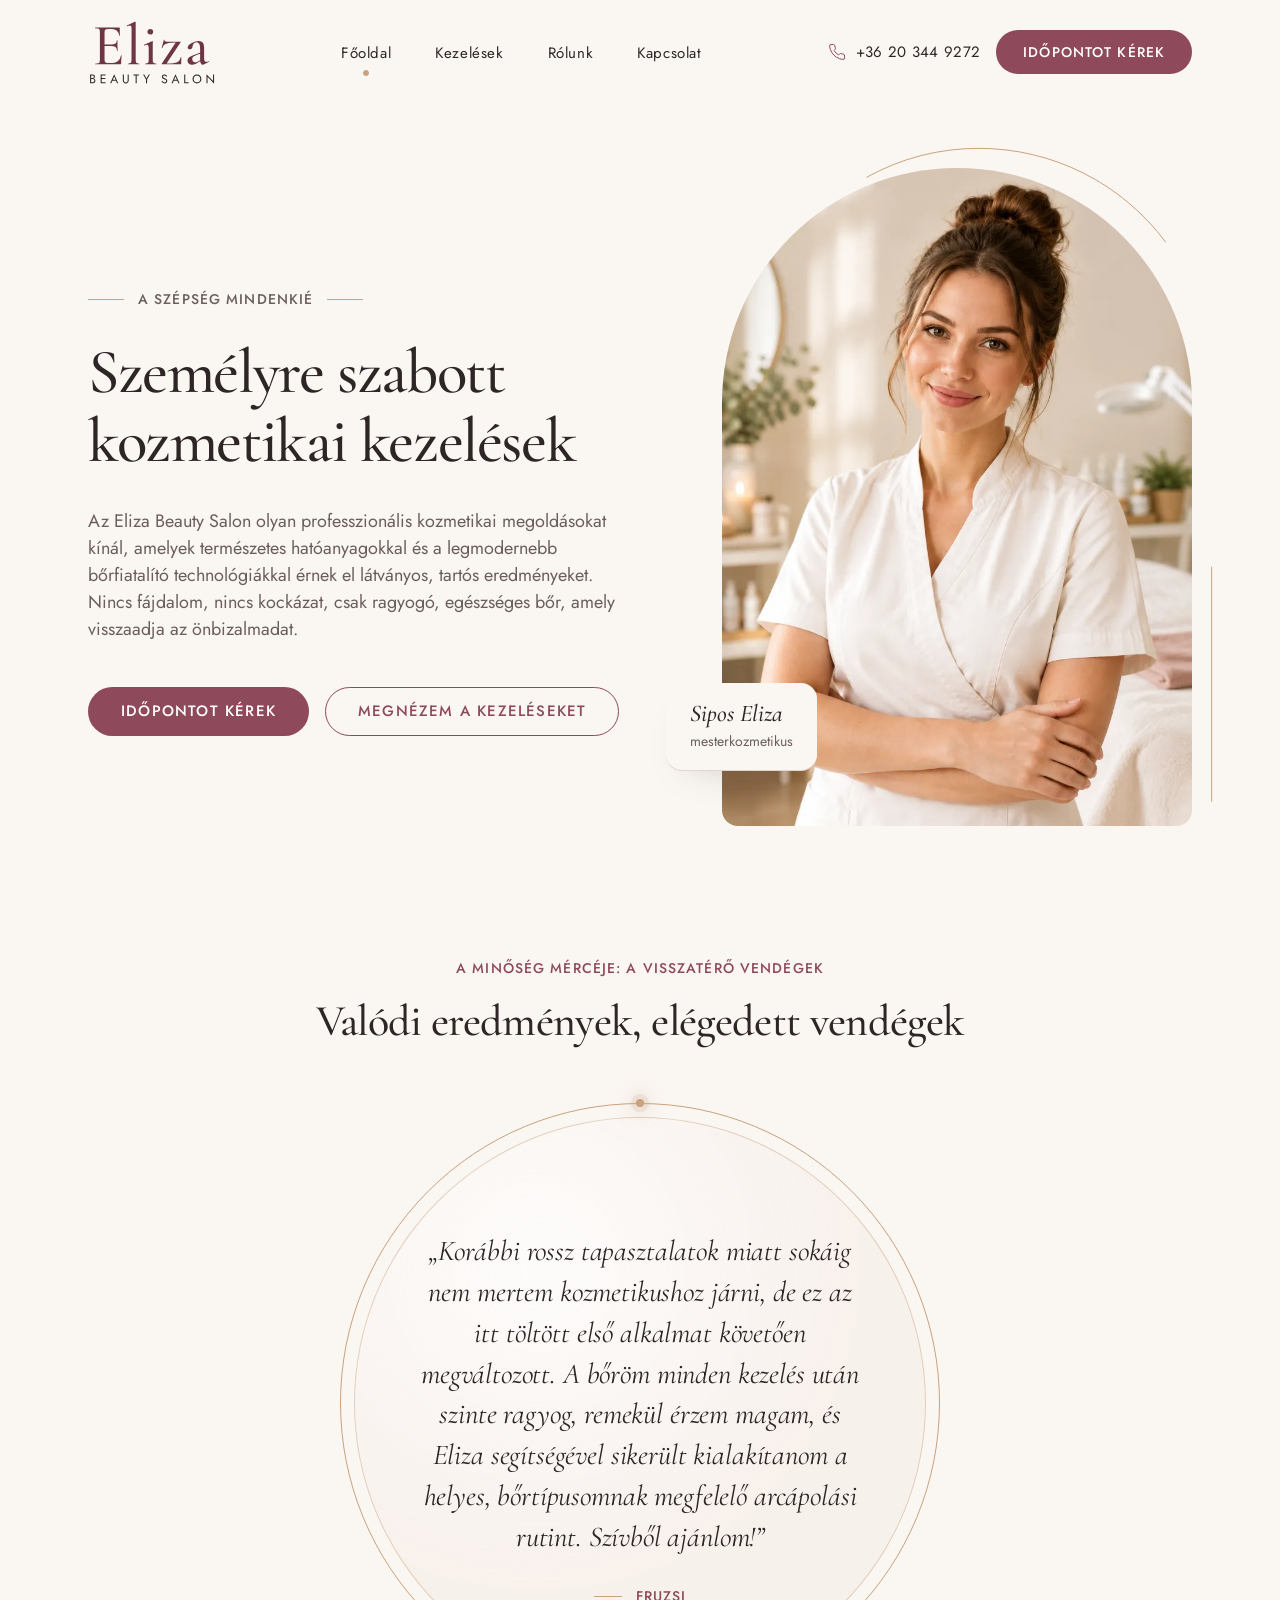
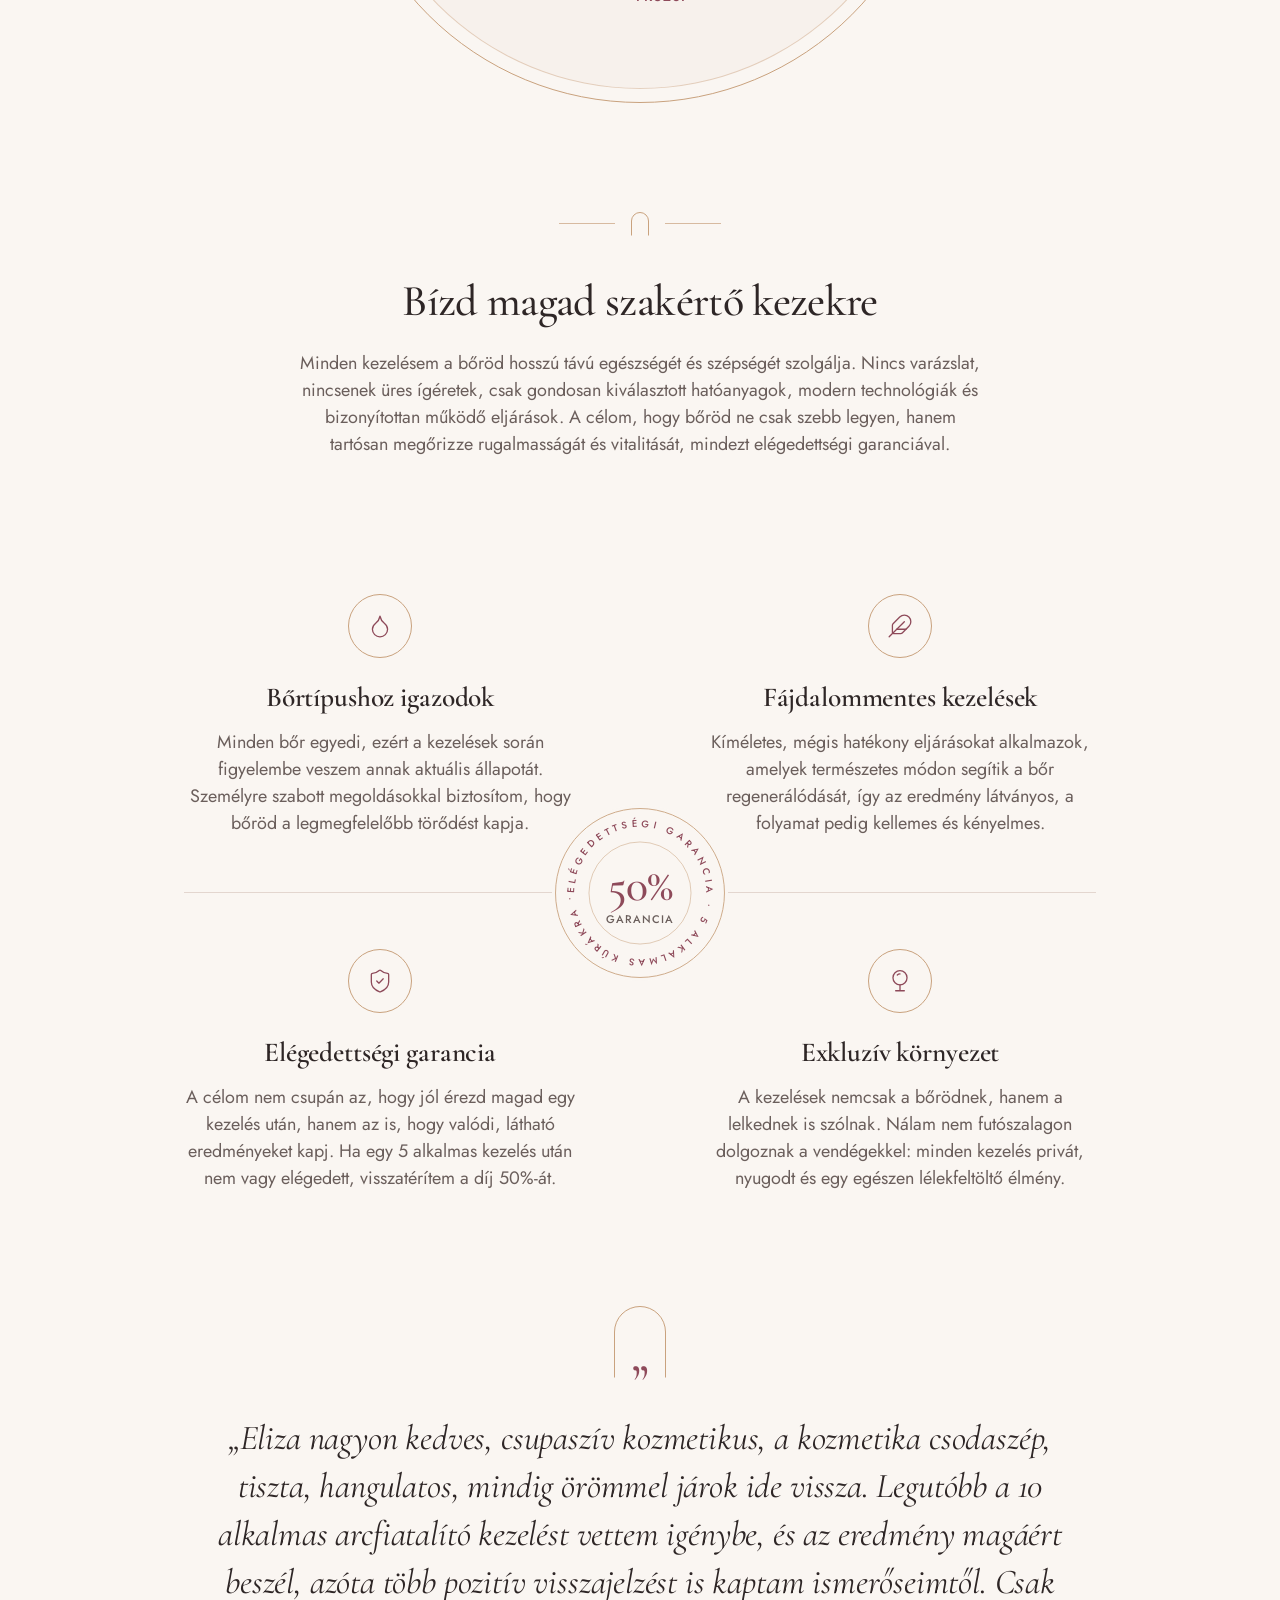
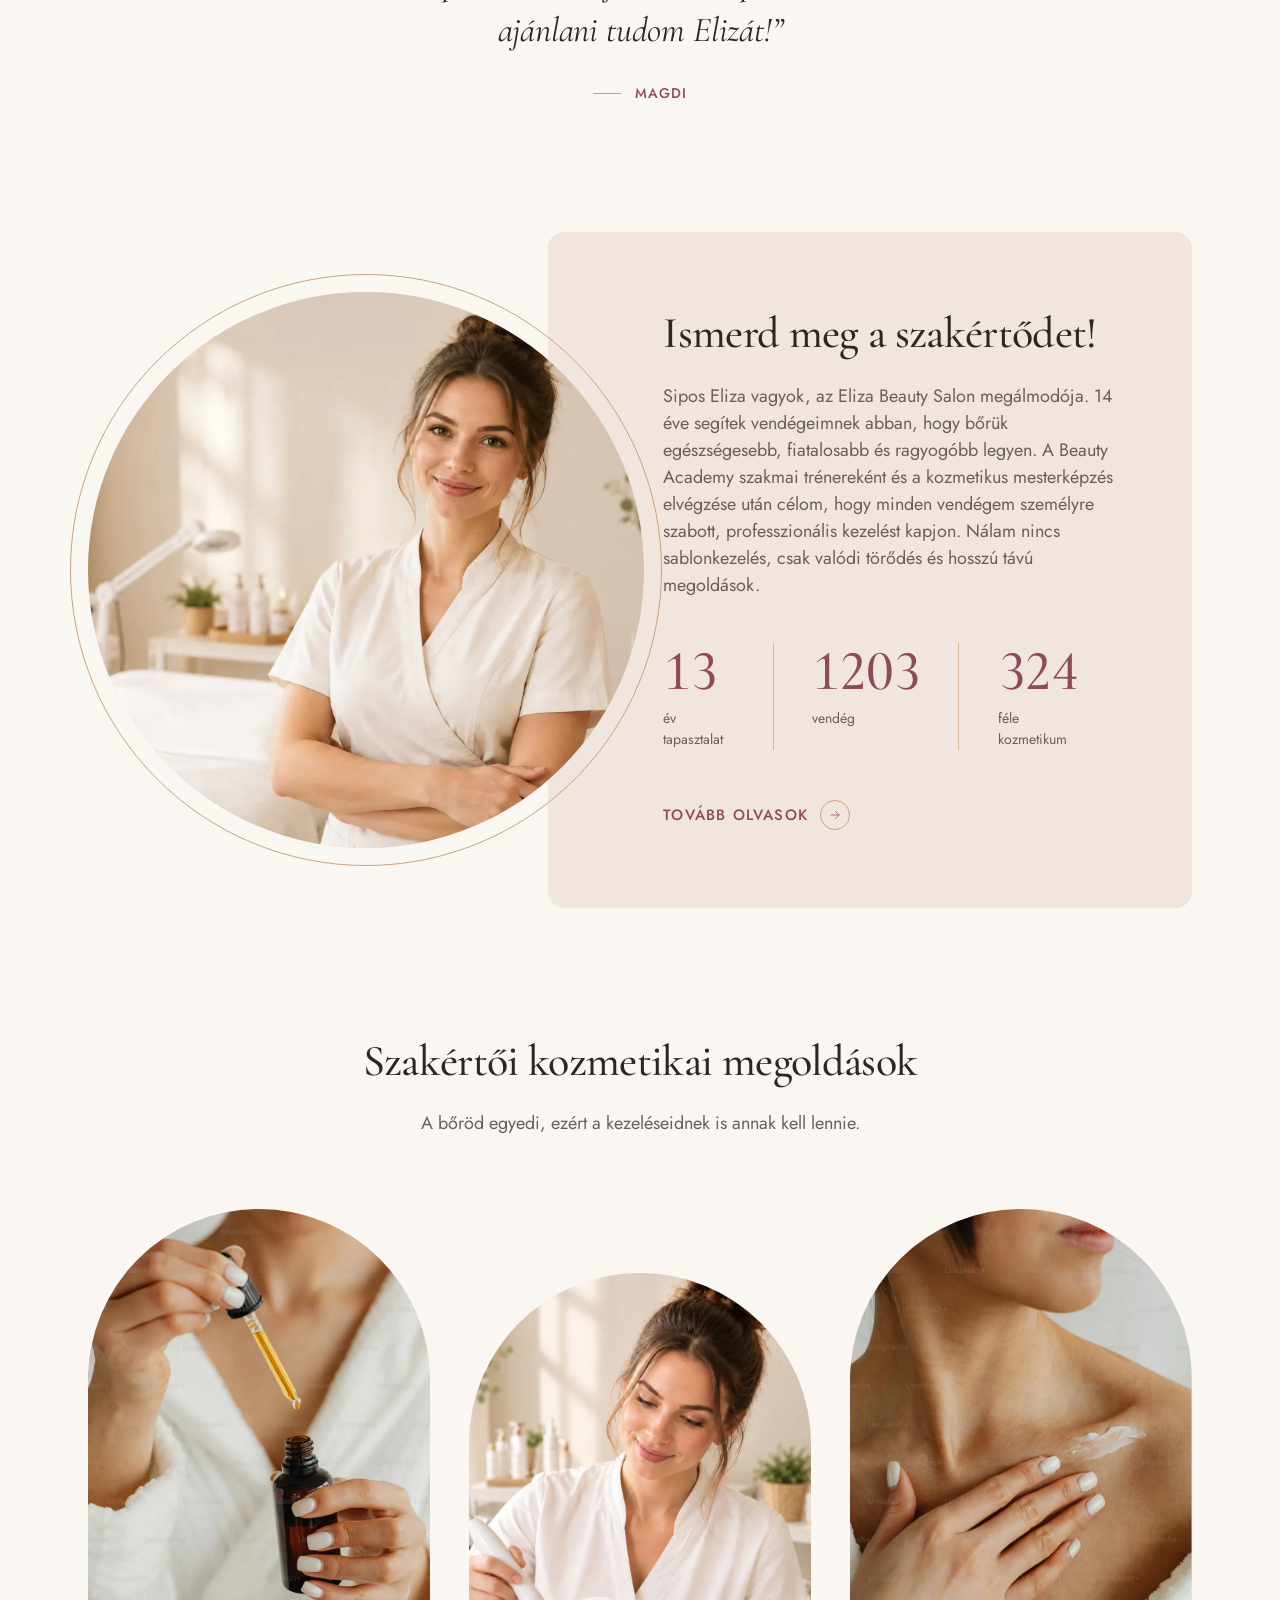
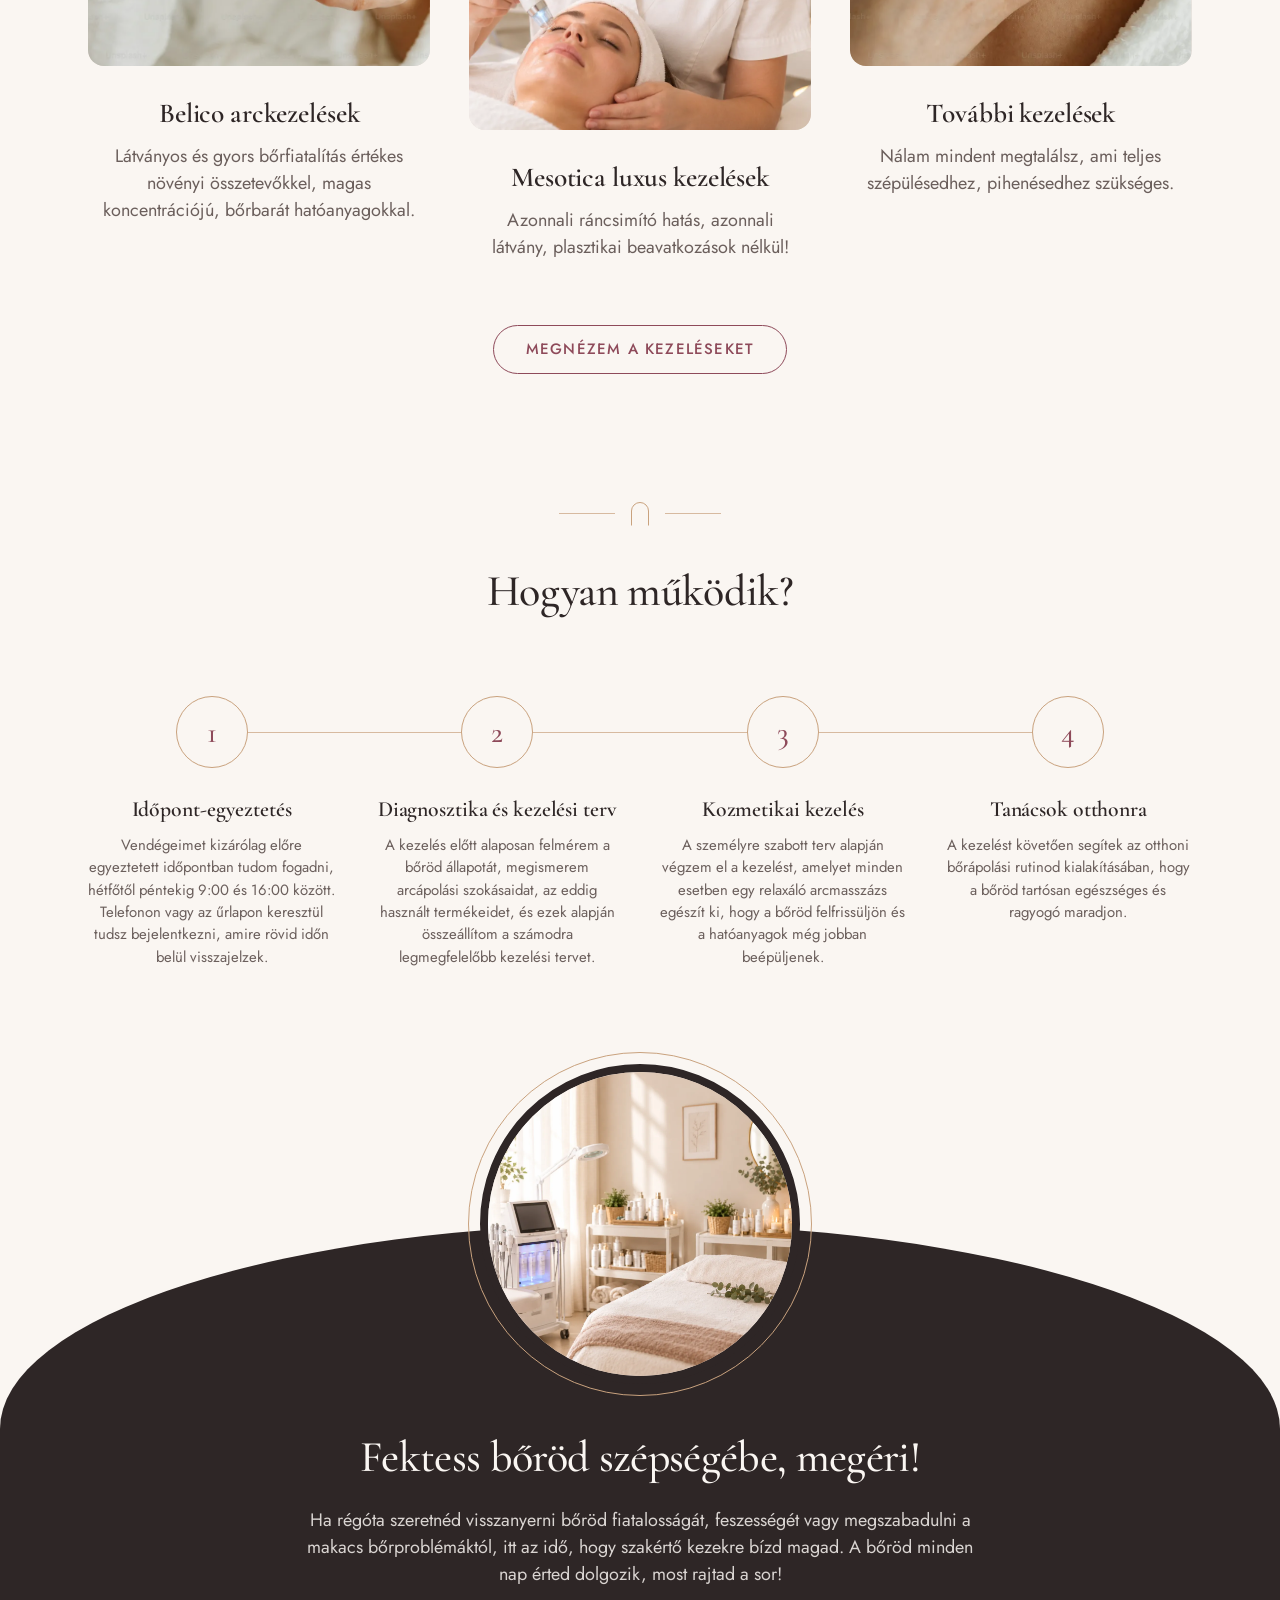
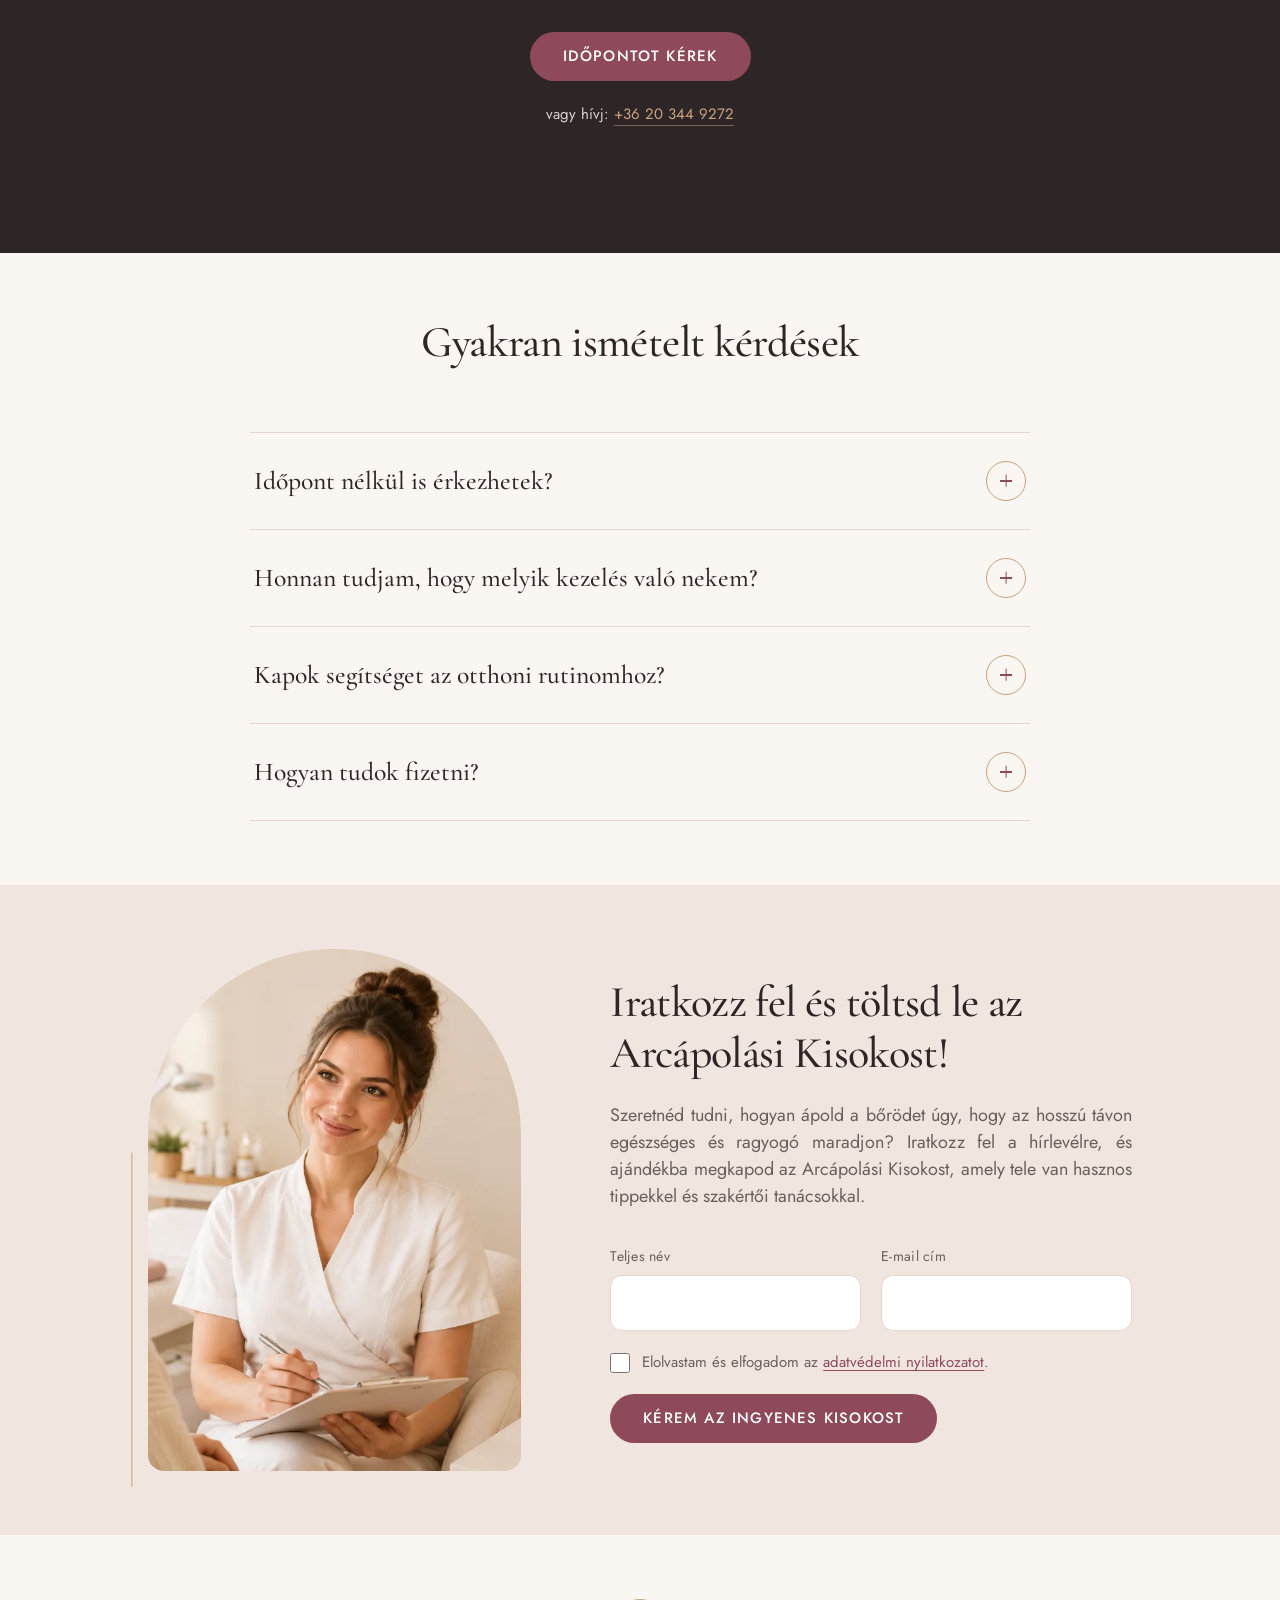
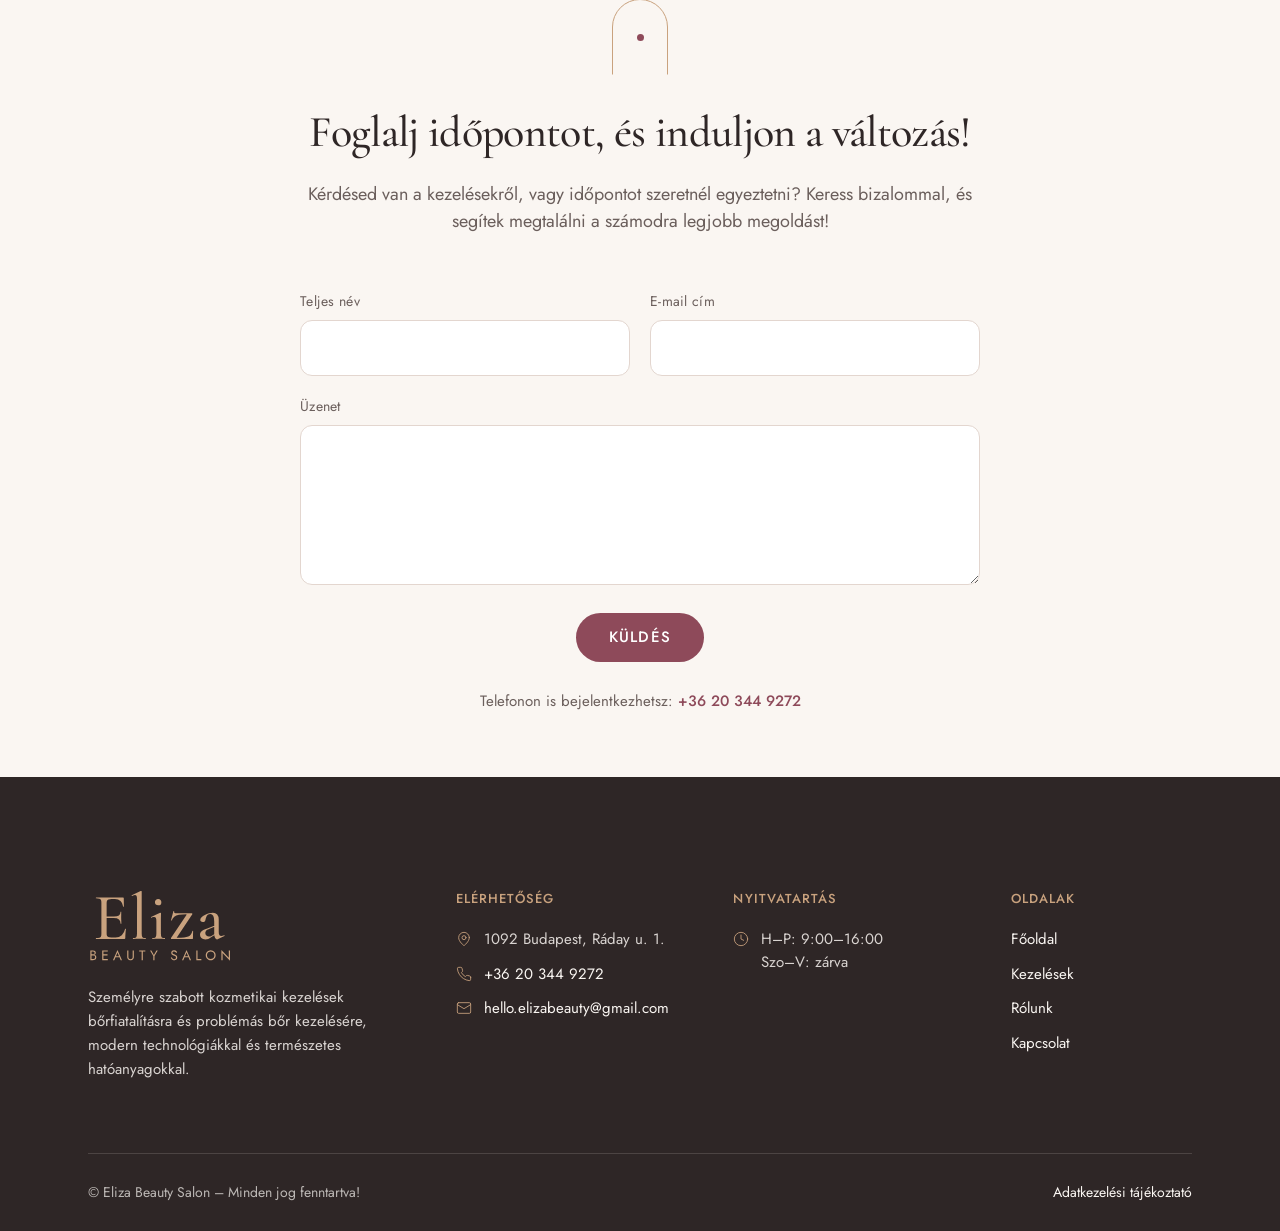
<file: public/index.html>
<!doctype html>
<html lang="hu">
<head>
  <meta charset="UTF-8">
  <meta name="viewport" content="width=device-width, initial-scale=1.0">
  <meta name="description" content="Arcfiatalító és anti-akné kezelések Sipos Eliza mesterkozmetikustól a budapesti Ráday utcában, elégedettségi garanciával. Kérj időpontot még ma!">
  <title>Eliza Beauty Salon – Kozmetikus a Ráday utcában, Budapest</title>
  <meta name="robots" content="index, follow">
  <link rel="canonical" href="https://elisabeauty.netlify.app/">
  <meta name="theme-color" content="#FAF6F2">
  <!-- Open Graph / közösségi megosztás -->
  <meta property="og:type" content="website">
  <meta property="og:site_name" content="Eliza Beauty Salon">
  <meta property="og:locale" content="hu_HU">
  <meta property="og:title" content="Eliza Beauty Salon – Kozmetikus a Ráday utcában, Budapest">
  <meta property="og:description" content="Arcfiatalító és anti-akné kezelések Sipos Eliza mesterkozmetikustól a budapesti Ráday utcában, elégedettségi garanciával. Kérj időpontot még ma!">
  <meta property="og:url" content="https://elisabeauty.netlify.app/">
  <meta property="og:image" content="https://elisabeauty.netlify.app/images/og-image.jpg">
  <meta property="og:image:width" content="1200">
  <meta property="og:image:height" content="630">
  <meta property="og:image:alt" content="Sipos Eliza mesterkozmetikus a napfényes kezelőszobában">
  <meta name="twitter:card" content="summary_large_image">
  <script type="application/ld+json">
  {
    "@context": "https://schema.org",
    "@type": "BeautySalon",
    "@id": "https://elisabeauty.netlify.app/#salon",
    "name": "Eliza Beauty Salon",
    "description": "Személyre szabott arcfiatalító és anti-akné kozmetikai kezelések Sipos Eliza mesterkozmetikustól Budapesten, a Ráday utcában.",
    "url": "https://elisabeauty.netlify.app/",
    "image": "https://elisabeauty.netlify.app/images/og-image.jpg",
    "logo": "https://elisabeauty.netlify.app/images/logo/logo-fejlec.svg",
    "telephone": "+36203449272",
    "email": "hello.elizabeauty@gmail.com",
    "priceRange": "59 000–99 000 Ft",
    "currenciesAccepted": "HUF",
    "paymentAccepted": "Készpénz, bankkártya",
    "address": {
      "@type": "PostalAddress",
      "streetAddress": "Ráday u. 1.",
      "addressLocality": "Budapest",
      "postalCode": "1092",
      "addressCountry": "HU"
    },
    "openingHoursSpecification": [
      {
        "@type": "OpeningHoursSpecification",
        "dayOfWeek": ["Monday", "Tuesday", "Wednesday", "Thursday", "Friday"],
        "opens": "09:00",
        "closes": "16:00"
      }
    ],
    "hasMap": "https://www.google.com/maps/search/?api=1&query=1092+Budapest%2C+R%C3%A1day+utca+1.",
    "areaServed": { "@type": "City", "name": "Budapest" },
    "foundingDate": "2011",
    "founder": { "@type": "Person", "name": "Sipos Eliza", "jobTitle": "Mesterkozmetikus" }
  }
  </script>
  <script type="application/ld+json">
  {
    "@context": "https://schema.org",
    "@type": "FAQPage",
    "mainEntity": [
      { "@type": "Question", "name": "Időpont nélkül is érkezhetek?", "acceptedAnswer": { "@type": "Answer", "text": "Nem, a kozmetikámban kizárólag időpontra fogadok vendégeket." } },
      { "@type": "Question", "name": "Honnan tudjam, hogy melyik kezelés való nekem?", "acceptedAnswer": { "@type": "Answer", "text": "Az első találkozás alkalmával a kezelés előtt diagnosztizálom a bőrödet, és felvázolom a kezelési tervet." } },
      { "@type": "Question", "name": "Kapok segítséget az otthoni rutinomhoz?", "acceptedAnswer": { "@type": "Answer", "text": "Igen, természetesen! Az első alkalmat követően elmondom, hogy mire figyelj a mindennapokban, milyen termékeket használj, hogy a bőröd a lehető legjobb törődést kapja." } },
      { "@type": "Question", "name": "Hogyan tudok fizetni?", "acceptedAnswer": { "@type": "Answer", "text": "Bankkártyával és készpénzzel is fizethetsz a szalonban." } }
    ]
  }
  </script>
  <link rel="icon" href="images/logo/favicon.svg" type="image/svg+xml">
  <link rel="preconnect" href="https://fonts.googleapis.com">
  <link rel="preconnect" href="https://fonts.gstatic.com" crossorigin>
  <link href="https://fonts.googleapis.com/css2?family=Cormorant+Garamond:ital,wght@0,400;0,500;0,600;1,400;1,500&family=Jost:wght@300;400;500&display=swap" rel="stylesheet">
  <link rel="stylesheet" href="css/site.css">
</head>
<body>
  <a class="skip" href="#tartalom">Ugrás a tartalomra</a>

  <!-- Közös ikon-definíció: boltív (tükör) körvonal -->
  <svg width="0" height="0" style="position:absolute" aria-hidden="true">
    <defs>
      <symbol id="i-phone" viewBox="0 0 24 24"><path fill="none" stroke="currentColor" stroke-width="1.3" stroke-linecap="round" stroke-linejoin="round" d="M22 16.92v3a2 2 0 0 1-2.18 2 19.79 19.79 0 0 1-8.63-3.07 19.5 19.5 0 0 1-6-6 19.79 19.79 0 0 1-3.07-8.67A2 2 0 0 1 4.11 2h3a2 2 0 0 1 2 1.72c.13.96.36 1.9.7 2.81a2 2 0 0 1-.45 2.11L8.09 9.91a16 16 0 0 0 6 6l1.27-1.27a2 2 0 0 1 2.11-.45c.91.34 1.85.57 2.81.7A2 2 0 0 1 22 16.92z"/></symbol>
      <symbol id="i-arrow" viewBox="0 0 24 24"><path fill="none" stroke="currentColor" stroke-width="1.3" stroke-linecap="round" stroke-linejoin="round" d="M5 12h14M13 6l6 6-6 6"/></symbol>
      <symbol id="i-pin" viewBox="0 0 24 24"><g fill="none" stroke="currentColor" stroke-width="1.3" stroke-linecap="round" stroke-linejoin="round"><path d="M20 10c0 6-8 12-8 12s-8-6-8-12a8 8 0 0 1 16 0z"/><circle cx="12" cy="10" r="3"/></g></symbol>
      <symbol id="i-mail" viewBox="0 0 24 24"><g fill="none" stroke="currentColor" stroke-width="1.3" stroke-linecap="round" stroke-linejoin="round"><rect x="2" y="4" width="20" height="16" rx="2"/><path d="m22 7-10 6L2 7"/></g></symbol>
      <symbol id="i-clock" viewBox="0 0 24 24"><g fill="none" stroke="currentColor" stroke-width="1.3" stroke-linecap="round" stroke-linejoin="round"><circle cx="12" cy="12" r="10"/><path d="M12 6v6l4 2"/></g></symbol>
      <symbol id="i-check" viewBox="0 0 24 24"><path fill="none" stroke="currentColor" stroke-width="1.3" stroke-linecap="round" stroke-linejoin="round" d="M20 6 9 17l-5-5"/></symbol>
    </defs>
  </svg>

  <!-- ============ FEJLÉC ============ -->
  <header class="site-header" id="fejlec">
    <div class="wrap hdr-inner">
      <a href="#top" class="logo" aria-label="Eliza Beauty Salon, főoldal">
        <img src="images/logo/logo-fejlec.svg" alt="Eliza Beauty Salon" width="128" height="64">
      </a>
      <nav class="hdr-nav" aria-label="Főmenü">
        <ul>
          <li><a href="#top" aria-current="page">Főoldal</a></li>
          <li><a href="kezelesek.html">Kezelések</a></li>
          <li><a href="rolunk.html">Rólunk</a></li>
          <li><a href="kapcsolat.html">Kapcsolat</a></li>
        </ul>
      </nav>
      <div class="hdr-actions">
        <a class="hdr-phone-full" href="tel:+36203449272"><svg width="18" height="18" aria-hidden="true"><use href="#i-phone"/></svg>+36&nbsp;20&nbsp;344&nbsp;9272</a>
        <a class="circle-btn hdr-phone-icon" href="tel:+36203449272" aria-label="Hívás: +36 20 344 9272"><svg width="18" height="18" aria-hidden="true"><use href="#i-phone"/></svg></a>
        <a class="btn btn-primary hdr-cta" href="#idopont">Időpontot kérek</a>
        <button class="circle-btn menu-toggle" type="button" aria-expanded="false" aria-controls="mobilmenu" aria-label="Menü megnyitása"><span class="bars" aria-hidden="true"><i></i><i></i></span></button>
      </div>
    </div>
  </header>

  <div class="mobile-menu" id="mobilmenu" aria-hidden="true">
    <div class="mm-arch" aria-hidden="true"></div>
    <nav aria-label="Mobil menü">
      <ul>
        <li><a href="#top" aria-current="page">Főoldal</a></li>
        <li><a href="kezelesek.html">Kezelések</a></li>
        <li><a href="rolunk.html">Rólunk</a></li>
        <li><a href="kapcsolat.html">Kapcsolat</a></li>
      </ul>
    </nav>
    <div class="mm-foot">
      <a class="btn btn-primary" href="#idopont">Időpontot kérek</a>
      <a class="tel" href="tel:+36203449272">+36&nbsp;20&nbsp;344&nbsp;9272</a>
    </div>
  </div>

  <main id="tartalom">
    <!-- ============ HERO ============ -->
    <section class="hero" id="top" aria-labelledby="hero-cim">
      <div class="wrap hero-grid">
        <div class="hero-copy">
          <p class="kicker" data-in style="--d:.1s">A szépség mindenkié</p>
          <h1 class="h1" id="hero-cim">
            <span class="line"><span style="--d:.25s">Személyre szabott</span></span>
            <span class="line"><span style="--d:.4s">kozmetikai kezelések</span></span>
          </h1>
          <p data-in style="--d:.75s">Az Eliza Beauty Salon olyan professzionális kozmetikai megoldásokat kínál, amelyek természetes hatóanyagokkal és a legmodernebb bőrfiatalító technológiákkal érnek el látványos, tartós eredményeket. Nincs fájdalom, nincs kockázat, csak ragyogó, egészséges bőr, amely visszaadja az önbizalmadat.</p>
          <div class="hero-ctas" data-in style="--d:.95s">
            <a class="btn btn-primary" href="#idopont">Időpontot kérek</a>
            <a class="btn btn-secondary" href="kezelesek.html">Megnézem a kezeléseket</a>
          </div>
        </div>

        <figure class="hero-figure">
          <div class="drift" aria-hidden="true">
            <svg class="arch-outline" viewBox="0 0 100 140" preserveAspectRatio="none"><path pathLength="1" d="M.5 139.5V50A49.5 49.5 0 0 1 99.5 50v89.5"/></svg>
          </div>
          <div class="arch">
            <img src="images/eliza-portre.webp" alt="Sipos Eliza mesterkozmetikus fehér köpenyben a szalonjában" width="1024" height="1536" fetchpriority="high">
          </div>
          <figcaption class="sig" data-in style="--d:1.4s">
            <strong>Sipos Eliza</strong>
            <span>mesterkozmetikus</span>
          </figcaption>
        </figure>
      </div>
    </section>

    <!-- ============ VÉLEMÉNY 1: A TÜKÖR ============ -->
    <section class="section mirror-sec" aria-labelledby="velemeny-cim">
      <div class="wrap">
        <div class="sec-head center" data-reveal="rise">
          <p class="kicker">A minőség mércéje: a visszatérő vendégek</p>
          <h2 class="h2" id="velemeny-cim">Valódi eredmények, elégedett vendégek</h2>
        </div>

        <figure class="mirror" data-reveal="frame">
          <span class="orbit" aria-hidden="true"></span>
          <div data-reveal="mist" style="--d:.5s">
            <blockquote class="quote">
              <p>„Korábbi rossz tapasztalatok miatt sokáig nem mertem kozmetikushoz járni, de ez az itt töltött első alkalmat követően megváltozott. A bőröm minden kezelés után szinte ragyog, remekül érzem magam, és Eliza segítségével sikerült kialakítanom a helyes, bőrtípusomnak megfelelő arcápolási rutint. Szívből ajánlom!”</p>
            </blockquote>
            <figcaption class="cite">Fruzsi</figcaption>
          </div>
        </figure>
      </div>
    </section>

    <!-- ============ ELŐNYÖK ============ -->
    <section class="section" aria-labelledby="elonyok-cim" style="padding-top:calc(var(--sec-y) * .35); padding-bottom:calc(var(--sec-y) * .2)">
      <div class="wrap">
        <div class="ornament" data-reveal="draw" aria-hidden="true">
          <svg viewBox="0 0 18 24"><path pathLength="1" fill="none" stroke="currentColor" d="M.5 23.5V9A8.5 8.5 0 0 1 17.5 9v14.5"/></svg>
        </div>
        <div class="sec-head center measure" style="margin-top:40px" data-reveal="rise">
          <h2 class="h2" id="elonyok-cim">Bízd magad szakértő kezekre</h2>
          <p class="lede">Minden kezelésem a bőröd hosszú távú egészségét és szépségét szolgálja. Nincs varázslat, nincsenek üres ígéretek, csak gondosan kiválasztott hatóanyagok, modern technológiák és bizonyítottan működő eljárások. A célom, hogy bőröd ne csak szebb legyen, hanem tartósan megőrizze rugalmasságát és vitalitását, mindezt elégedettségi garanciával.</p>
        </div>

        <div class="benefits">
          <!-- Bizalmi pecsét a rács metszéspontjában -->
          <div class="seal" data-reveal="iris" style="--d:.3s" role="img" aria-label="Elégedettségi garancia: 5 alkalmas kúra után, ha nem vagy elégedett, a díj 50%-át visszatérítem">
            <svg viewBox="0 0 200 200" aria-hidden="true">
              <circle cx="100" cy="100" r="96" fill="none" stroke="#C9A27E" stroke-width="1"/>
              <circle cx="100" cy="100" r="58" fill="none" stroke="#C9A27E" stroke-width="1" opacity=".6"/>
              <defs><path id="seal-path" d="M100 100m-75 0a75 75 0 1 1 150 0a75 75 0 1 1 -150 0"/></defs>
              <g class="seal-text">
                <text font-family="Jost, sans-serif" font-size="11" font-weight="500" letter-spacing="2" fill="#8E4A5A">
                  <textPath href="#seal-path" textLength="468" lengthAdjust="spacing">ELÉGEDETTSÉGI GARANCIA • 5 ALKALMAS KÚRÁKRA • </textPath>
                </text>
              </g>
            </svg>
            <div class="seal-center" aria-hidden="true"><b>50%</b><small>garancia</small></div>
          </div>

          <article class="benefit" data-reveal="rise">
            <div class="ico" aria-hidden="true"><svg width="26" height="26" viewBox="0 0 24 24" fill="none" stroke="currentColor" stroke-width="1.2" stroke-linecap="round" stroke-linejoin="round"><path d="M12 22a7 7 0 0 0 7-7c0-2-1-3.9-3-5.5s-3.5-4-4-6.5c-.5 2.5-2 4.9-4 6.5C6 11.1 5 13 5 15a7 7 0 0 0 7 7z"/></svg></div>
            <h3 class="h3">Bőrtípushoz igazodok</h3>
            <p>Minden bőr egyedi, ezért a kezelések során figyelembe veszem annak aktuális állapotát. Személyre szabott megoldásokkal biztosítom, hogy bőröd a legmegfelelőbb törődést kapja.</p>
          </article>
          <article class="benefit" data-reveal="rise" style="--d:.15s">
            <div class="ico" aria-hidden="true"><svg width="26" height="26" viewBox="0 0 24 24" fill="none" stroke="currentColor" stroke-width="1.2" stroke-linecap="round" stroke-linejoin="round"><path d="M12.67 19a2 2 0 0 0 1.42-.59l6.15-6.17a6 6 0 0 0-8.49-8.49L5.59 9.91A2 2 0 0 0 5 11.33V18a1 1 0 0 0 1 1z"/><path d="M16 8 2 22"/><path d="M17.5 15H9"/></svg></div>
            <h3 class="h3">Fájdalommentes kezelések</h3>
            <p>Kíméletes, mégis hatékony eljárásokat alkalmazok, amelyek természetes módon segítik a bőr regenerálódását, így az eredmény látványos, a folyamat pedig kellemes és kényelmes.</p>
          </article>
          <article class="benefit" data-reveal="rise">
            <div class="ico" aria-hidden="true"><svg width="26" height="26" viewBox="0 0 24 24" fill="none" stroke="currentColor" stroke-width="1.2" stroke-linecap="round" stroke-linejoin="round"><path d="M20 13c0 5-3.5 7.5-7.66 8.95a1 1 0 0 1-.67-.01C7.5 20.5 4 18 4 13V6a1 1 0 0 1 1-1c2 0 4.5-1.2 6.24-2.72a1.17 1.17 0 0 1 1.52 0C14.51 3.81 17 5 19 5a1 1 0 0 1 1 1z"/><path d="m9 12 2 2 4-4"/></svg></div>
            <h3 class="h3">Elégedettségi garancia</h3>
            <p>A célom nem csupán az, hogy jól érezd magad egy kezelés után, hanem az is, hogy valódi, látható eredményeket kapj. Ha egy 5 alkalmas kezelés után nem vagy elégedett, visszatérítem a díj 50%-át.</p>
          </article>
          <article class="benefit" data-reveal="rise" style="--d:.15s">
            <div class="ico" aria-hidden="true"><svg width="26" height="26" viewBox="0 0 24 24" fill="none" stroke="currentColor" stroke-width="1.2" stroke-linecap="round" stroke-linejoin="round"><circle cx="12" cy="9" r="6.5"/><path d="M9.5 6.5a3.5 3.5 0 0 1 2.5-1"/><path d="M12 15.5V21M8 21h8"/></svg></div>
            <h3 class="h3">Exkluzív környezet</h3>
            <p>A kezelések nemcsak a bőrödnek, hanem a lelkednek is szólnak. Nálam nem futószalagon dolgoznak a vendégekkel: minden kezelés privát, nyugodt és egy egészen lélekfeltöltő élmény.</p>
          </article>
        </div>
      </div>
    </section>

    <!-- ============ VÉLEMÉNY 2: MAGDI, SZINTE EGYEDÜL ============ -->
    <section class="solo center" aria-label="Magdi véleménye">
      <div class="wrap">
        <div class="solo-arch" data-reveal="draw" aria-hidden="true">
          <svg viewBox="0 0 52 72"><path pathLength="1" fill="none" stroke="#C9A27E" d="M.5 71.5V26A25.5 25.5 0 0 1 51.5 26v45.5"/></svg>
          <span>„</span>
        </div>
        <figure data-reveal="mist">
          <blockquote class="quote">
            <p>„Eliza nagyon kedves, csupaszív kozmetikus, a kozmetika csodaszép, tiszta, hangulatos, mindig örömmel járok ide vissza. Legutóbb a 10 alkalmas arcfiatalító kezelést vettem igénybe, és az eredmény magáért beszél, azóta több pozitív visszajelzést is kaptam ismerőseimtől. Csak ajánlani tudom Elizát!”</p>
          </blockquote>
          <figcaption class="cite">Magdi</figcaption>
        </figure>
      </div>
    </section>

    <!-- ============ BEMUTATKOZÁS ============ -->
    <section class="intro-sec" aria-labelledby="bemutatkozas-cim">
      <div class="wrap intro-grid">
        <div class="intro-photo">
          <span class="halo" aria-hidden="true"></span>
          <div class="circle" data-reveal="iris">
            <img src="images/eliza-szalonban.webp" alt="Eliza mosolyogva áll a napfényes kezelőszobában" width="1536" height="1024" loading="lazy">
          </div>
        </div>
        <div class="intro-panel" data-reveal="rise">
          <h2 class="h2" id="bemutatkozas-cim">Ismerd meg a szakértődet!</h2>
          <p>Sipos Eliza vagyok, az Eliza Beauty Salon megálmodója. 14 éve segítek vendégeimnek abban, hogy bőrük egészségesebb, fiatalosabb és ragyogóbb legyen. A Beauty Academy szakmai trénereként és a kozmetikus mesterképzés elvégzése után célom, hogy minden vendégem személyre szabott, professzionális kezelést kapjon. Nálam nincs sablonkezelés, csak valódi törődés és hosszú távú megoldások.</p>
          <dl class="stats">
            <div class="stat"><dt class="sr-only">Tapasztalat</dt><dd><b data-count="14" data-suffix="+">14+</b><span>év tapasztalat</span></dd></div>
            <div class="stat"><dt class="sr-only">Vendégek</dt><dd><b data-count="1300" data-suffix="+">1300+</b><span>vendég</span></dd></div>
            <div class="stat"><dt class="sr-only">Kozmetikumok</dt><dd><b data-count="350" data-suffix="+">350+</b><span>féle kozmetikum</span></dd></div>
          </dl>
          <a class="textlink" href="rolunk.html">Tovább olvasok <span class="halo" aria-hidden="true"><svg width="14" height="14"><use href="#i-arrow"/></svg></span></a>
        </div>
      </div>
    </section>

    <!-- ============ KEZELÉSEK ÍZELÍTŐ ============ -->
    <section class="section" aria-labelledby="kezelesek-cim">
      <div class="wrap">
        <div class="sec-head center measure" data-reveal="rise">
          <h2 class="h2" id="kezelesek-cim">Szakértői kozmetikai megoldások</h2>
          <p class="lede">A bőröd egyedi, ezért a kezeléseidnek is annak kell lennie.</p>
        </div>
        <div class="treat-grid">
          <a class="treat" href="kezelesek.html">
            <div class="arch-wrap">
              <svg class="arch-outline" viewBox="0 0 100 133.33" preserveAspectRatio="none" aria-hidden="true"><path d="M.5 132.8V50A49.5 49.5 0 0 1 99.5 50v82.8"/></svg>
              <div class="arch" data-reveal="unveil"><img src="images/szerum-cseppentve.webp" alt="Arcszérum cseppentése pipettából" loading="lazy" style="object-position:50% 50%"></div>
            </div>
            <h3 class="h3">Belico arckezelések</h3>
            <p>Látványos és gyors bőrfiatalítás értékes növényi összetevőkkel, magas koncentrációjú, bőrbarát hatóanyagokkal.</p>
          </a>
          <a class="treat" href="kezelesek.html">
            <div class="arch-wrap">
              <svg class="arch-outline" viewBox="0 0 100 133.33" preserveAspectRatio="none" aria-hidden="true"><path d="M.5 132.8V50A49.5 49.5 0 0 1 99.5 50v82.8"/></svg>
              <div class="arch" data-reveal="unveil" style="--d:.15s"><img src="images/kezeles-eszkozzel.webp" alt="Eliza bőrfiatalító készülékkel kezel egy vendéget" width="1254" height="1254" loading="lazy" style="object-position:60% 40%"></div>
            </div>
            <h3 class="h3">Mesotica luxus kezelések</h3>
            <p>Azonnali ráncsimító hatás, azonnali látvány, plasztikai beavatkozások nélkül!</p>
          </a>
          <a class="treat" href="kezelesek.html">
            <div class="arch-wrap">
              <svg class="arch-outline" viewBox="0 0 100 133.33" preserveAspectRatio="none" aria-hidden="true"><path d="M.5 132.8V50A49.5 49.5 0 0 1 99.5 50v82.8"/></svg>
              <div class="arch" data-reveal="unveil" style="--d:.3s"><img src="images/nyak-krem.webp" alt="Ápoló krém felvitele a nyak és a dekoltázs bőrére" loading="lazy" style="object-position:50% 50%"></div>
            </div>
            <h3 class="h3">További kezelések</h3>
            <p>Nálam mindent megtalálsz, ami teljes szépülésedhez, pihenésedhez szükséges.</p>
          </a>
        </div>
        <div class="center" style="margin-top:64px" data-reveal="rise">
          <a class="btn btn-secondary" href="kezelesek.html">Megnézem a kezeléseket</a>
        </div>
      </div>
    </section>

    <!-- ============ FOLYAMAT ============ -->
    <section class="section" aria-labelledby="folyamat-cim" style="padding-top:calc(var(--sec-y) * .5)">
      <div class="wrap">
        <div class="ornament" data-reveal="draw" aria-hidden="true">
          <svg viewBox="0 0 18 24"><path pathLength="1" fill="none" stroke="currentColor" d="M.5 23.5V9A8.5 8.5 0 0 1 17.5 9v14.5"/></svg>
        </div>
        <h2 class="h2 center" id="folyamat-cim" style="margin-top:40px" data-reveal="rise">Hogyan működik?</h2>
        <ol class="steps" data-reveal="steps">
          <li class="step" data-reveal="rise" style="--d:.1s">
            <span class="num" aria-hidden="true">1</span>
            <div><h3 class="h3">Időpont-egyeztetés</h3>
            <p class="small">Vendégeimet kizárólag előre egyeztetett időpontban tudom fogadni, hétfőtől péntekig 9:00 és 16:00 között. Telefonon vagy az űrlapon keresztül tudsz bejelentkezni, amire rövid időn belül visszajelzek.</p></div>
          </li>
          <li class="step" data-reveal="rise" style="--d:.35s">
            <span class="num" aria-hidden="true">2</span>
            <div><h3 class="h3">Diagnosztika és kezelési terv</h3>
            <p class="small">A kezelés előtt alaposan felmérem a bőröd állapotát, megismerem arcápolási szokásaidat, az eddig használt termékeidet, és ezek alapján összeállítom a számodra legmegfelelőbb kezelési tervet.</p></div>
          </li>
          <li class="step" data-reveal="rise" style="--d:.6s">
            <span class="num" aria-hidden="true">3</span>
            <div><h3 class="h3">Kozmetikai kezelés</h3>
            <p class="small">A személyre szabott terv alapján végzem el a kezelést, amelyet minden esetben egy relaxáló arcmasszázs egészít ki, hogy a bőröd felfrissüljön és a hatóanyagok még jobban beépüljenek.</p></div>
          </li>
          <li class="step" data-reveal="rise" style="--d:.85s">
            <span class="num" aria-hidden="true">4</span>
            <div><h3 class="h3">Tanácsok otthonra</h3>
            <p class="small">A kezelést követően segítek az otthoni bőrápolási rutinod kialakításában, hogy a bőröd tartósan egészséges és ragyogó maradjon.</p></div>
          </li>
        </ol>
      </div>
    </section>

    <!-- ============ FELHÍVÁS: kakaó boltív ============ -->
    <section class="cta-sec on-dark" aria-labelledby="felhivas-cim">
      <div class="cta-arch">
        <div class="cta-photo">
          <span class="halo" aria-hidden="true"></span>
          <div class="circle" data-reveal="iris">
            <img src="images/szalon.webp" alt="A napfényes kezelőszoba kerek, aranykeretes tükörrel" width="1254" height="1254" loading="lazy">
          </div>
        </div>
        <div class="measure" data-reveal="rise">
          <h2 class="h2" id="felhivas-cim">Fektess bőröd szépségébe, megéri!</h2>
          <p>Ha régóta szeretnéd visszanyerni bőröd fiatalosságát, feszességét vagy megszabadulni a makacs bőrproblémáktól, itt az idő, hogy szakértő kezekre bízd magad. A bőröd minden nap érted dolgozik, most rajtad a sor!</p>
          <a class="btn btn-primary" href="#idopont">Időpontot kérek</a>
          <span class="tel-line">vagy hívj: <a href="tel:+36203449272">+36&nbsp;20&nbsp;344&nbsp;9272</a></span>
        </div>
      </div>
    </section>

    <!-- ============ GYIK ============ -->
    <section class="section" aria-labelledby="gyik-cim">
      <div class="wrap">
        <h2 class="h2 center" id="gyik-cim" data-reveal="rise">Gyakran ismételt kérdések</h2>
        <div class="faq" data-reveal="rise" style="--d:.15s">
          <div class="faq-item">
            <h3><button class="faq-q" type="button" aria-expanded="false" aria-controls="gy1" id="gy1-q">Időpont nélkül is érkezhetek?<span class="tog" aria-hidden="true"></span></button></h3>
            <div class="faq-a" id="gy1" role="region" aria-labelledby="gy1-q"><div><p>Nem, a kozmetikámban kizárólag időpontra fogadok vendégeket.</p></div></div>
          </div>
          <div class="faq-item">
            <h3><button class="faq-q" type="button" aria-expanded="false" aria-controls="gy2" id="gy2-q">Honnan tudjam, hogy melyik kezelés való nekem?<span class="tog" aria-hidden="true"></span></button></h3>
            <div class="faq-a" id="gy2" role="region" aria-labelledby="gy2-q"><div><p>Az első találkozás alkalmával a kezelés előtt diagnosztizálom a bőrödet, és felvázolom a kezelési tervet.</p></div></div>
          </div>
          <div class="faq-item">
            <h3><button class="faq-q" type="button" aria-expanded="false" aria-controls="gy3" id="gy3-q">Kapok segítséget az otthoni rutinomhoz?<span class="tog" aria-hidden="true"></span></button></h3>
            <div class="faq-a" id="gy3" role="region" aria-labelledby="gy3-q"><div><p>Igen, természetesen! Az első alkalmat követően elmondom, hogy mire figyelj a mindennapokban, milyen termékeket használj, hogy a bőröd a lehető legjobb törődést kapja.</p></div></div>
          </div>
          <div class="faq-item">
            <h3><button class="faq-q" type="button" aria-expanded="false" aria-controls="gy4" id="gy4-q">Hogyan tudok fizetni?<span class="tog" aria-hidden="true"></span></button></h3>
            <div class="faq-a" id="gy4" role="region" aria-labelledby="gy4-q"><div><p>Bankkártyával és készpénzzel is fizethetsz a szalonban.</p></div></div>
          </div>
        </div>
      </div>
    </section>

    <!-- ============ HÍRLEVÉL ============ -->
    <section class="section news-sec" aria-labelledby="hirlevel-cim">
      <div class="wrap news-grid">
        <div class="news-photo">
          <svg class="arch-outline" viewBox="0 0 100 140" preserveAspectRatio="none" aria-hidden="true" data-reveal="draw" style="--d:.6s"><path pathLength="1" d="M.5 139.5V50A49.5 49.5 0 0 1 99.5 50v89.5"/></svg>
          <div class="arch" data-reveal="unveil"><img src="images/eliza-konzultacio.webp" alt="Eliza jegyzetel, miközben egy vendéggel beszélget a bőrápolásáról" width="1536" height="1024" loading="lazy"></div>
        </div>
        <div class="news-copy" data-reveal="rise" data-form-wrap>
          <h2 class="h2" id="hirlevel-cim">Iratkozz fel és töltsd le az Arcápolási Kisokost!</h2>
          <p class="lede">Szeretnéd tudni, hogyan ápold a bőrödet úgy, hogy az hosszú távon egészséges és ragyogó maradjon? Iratkozz fel a hírlevélre, és ajándékba megkapod az Arcápolási Kisokost, amely tele van hasznos tippekkel és szakértői tanácsokkal.</p>
          <!-- A hírlevél-feliratkozás később készül el (hírlevélküldő szolgáltatóval); addig ez az űrlap nem küld adatot. -->
          <form class="form" action="#" method="post" novalidate data-msg="Köszönöm a feliratkozást, hamarosan jelentkezem!">
            <div class="form-row">
              <div class="field"><label for="hl-nev">Teljes név</label><input id="hl-nev" name="nev" type="text" autocomplete="name" required></div>
              <div class="field"><label for="hl-email">E-mail cím</label><input id="hl-email" name="email" type="email" autocomplete="email" required></div>
            </div>
            <label class="check"><input type="checkbox" name="adatkezeles" required><span>Elolvastam és elfogadom az <a href="adatkezeles.html">adatvédelmi nyilatkozatot</a>.</span></label>
            <button class="btn btn-primary" type="submit">Kérem az ingyenes kisokost</button>
          </form>
          <div class="form-done" role="status" aria-live="polite"><span class="ok" aria-hidden="true"><svg width="22" height="22"><use href="#i-check"/></svg></span><p></p></div>
        </div>
      </div>
    </section>

    <!-- ============ IDŐPONTKÉRŐ ============ -->
    <section class="section book-sec center" id="idopont" aria-labelledby="idopont-cim">
      <div class="wrap">
        <div class="book-top" data-reveal="draw" aria-hidden="true">
          <svg viewBox="0 0 56 76"><path pathLength="1" fill="none" stroke="#C9A27E" d="M.5 75.5V28A27.5 27.5 0 0 1 55.5 28v47.5"/></svg>
          <span class="dot"></span>
        </div>
        <div class="measure" data-reveal="rise">
          <h2 class="h2" id="idopont-cim">Foglalj időpontot, és induljon a változás!</h2>
          <p class="lede" style="margin-top:24px">Kérdésed van a kezelésekről, vagy időpontot szeretnél egyeztetni? Keress bizalommal, és segítek megtalálni a számodra legjobb megoldást!</p>
        </div>
        <div data-form-wrap data-reveal="rise" style="--d:.15s">
          <form class="form" name="idopontkeres" method="POST" data-netlify="true" netlify-honeypot="bot-field" novalidate data-msg="Köszönöm, hamarosan jelentkezem!">
            <input type="hidden" name="subject" value="Új időpontkérés az Eliza Beauty Salon oldaláról">
            <p class="hp" aria-hidden="true"><label>Ezt a mezőt hagyd üresen: <input name="bot-field" tabindex="-1" autocomplete="off"></label></p>
            <div class="form-row">
              <div class="field"><label for="ik-nev">Teljes név</label><input id="ik-nev" name="nev" type="text" autocomplete="name" required></div>
              <div class="field"><label for="ik-email">E-mail cím</label><input id="ik-email" name="email" type="email" autocomplete="email" required></div>
            </div>
            <div class="field"><label for="ik-uzenet">Üzenet</label><textarea id="ik-uzenet" name="uzenet" required></textarea></div>
            <button class="btn btn-primary" type="submit">Küldés</button>
          </form>
          <div class="form-done" role="status" aria-live="polite"><span class="ok" aria-hidden="true"><svg width="22" height="22"><use href="#i-check"/></svg></span><p></p></div>
          <p class="book-alt">Telefonon is bejelentkezhetsz: <a href="tel:+36203449272">+36&nbsp;20&nbsp;344&nbsp;9272</a></p>
        </div>
      </div>
    </section>
  </main>

  <!-- ============ LÁBLÉC ============ -->
  <footer class="site-footer on-dark">
    <div class="wrap">
      <div class="foot-grid">
        <div class="foot-about">
          <a href="#top" class="foot-logo" aria-label="Eliza Beauty Salon, vissza az oldal tetejére"><img src="images/logo/logo-fejlec-arany.svg" alt="Eliza Beauty Salon" width="143" height="72" loading="lazy"></a>
          <p>Személyre szabott kozmetikai kezelések bőrfiatalításra és problémás bőr kezelésére, modern technológiákkal és természetes hatóanyagokkal.</p>
        </div>
        <div>
          <h2>Elérhetőség</h2>
          <ul class="foot-contact">
            <li><svg width="16" height="16" aria-hidden="true"><use href="#i-pin"/></svg><span>1092 Budapest, Ráday u.&nbsp;1.</span></li>
            <li><svg width="16" height="16" aria-hidden="true"><use href="#i-phone"/></svg><a href="tel:+36203449272">+36&nbsp;20&nbsp;344&nbsp;9272</a></li>
            <li><svg width="16" height="16" aria-hidden="true"><use href="#i-mail"/></svg><a href="mailto:hello.elizabeauty@gmail.com">hello.elizabeauty@gmail.com</a></li>
          </ul>
        </div>
        <div>
          <h2>Nyitvatartás</h2>
          <ul class="foot-contact">
            <li><svg width="16" height="16" aria-hidden="true"><use href="#i-clock"/></svg><span>H–P: 9:00–16:00<br>Szo–V: zárva</span></li>
          </ul>
        </div>
        <nav aria-label="Lábléc menü">
          <h2>Oldalak</h2>
          <ul>
            <li><a href="#top">Főoldal</a></li>
            <li><a href="kezelesek.html">Kezelések</a></li>
            <li><a href="rolunk.html">Rólunk</a></li>
            <li><a href="kapcsolat.html">Kapcsolat</a></li>
          </ul>
        </nav>
      </div>

      <div class="foot-bottom">
        <span>© Eliza Beauty Salon – Minden jog fenntartva!</span>
        <a href="adatkezeles.html">Adatkezelési tájékoztató</a>
      </div>
    </div>
  </footer>

  <script src="js/site.js"></script>
</body>
</html>
</file>
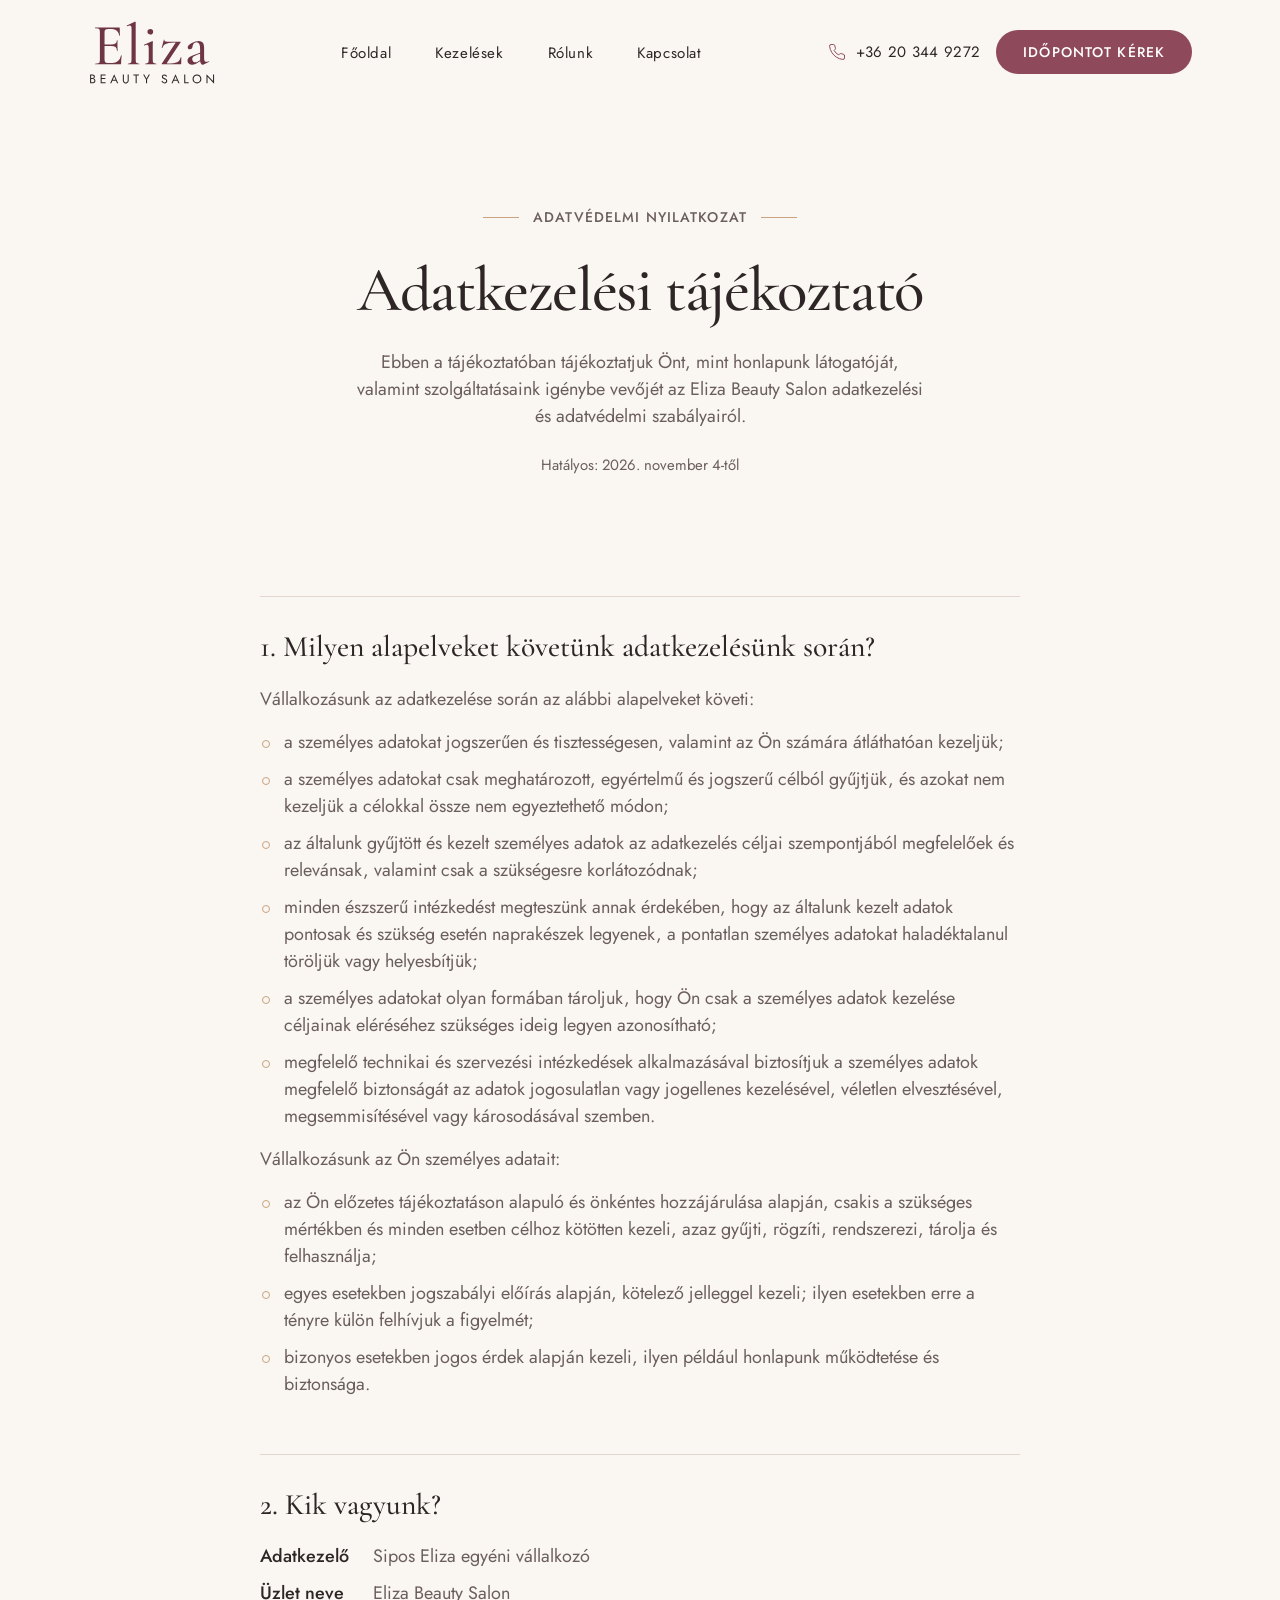
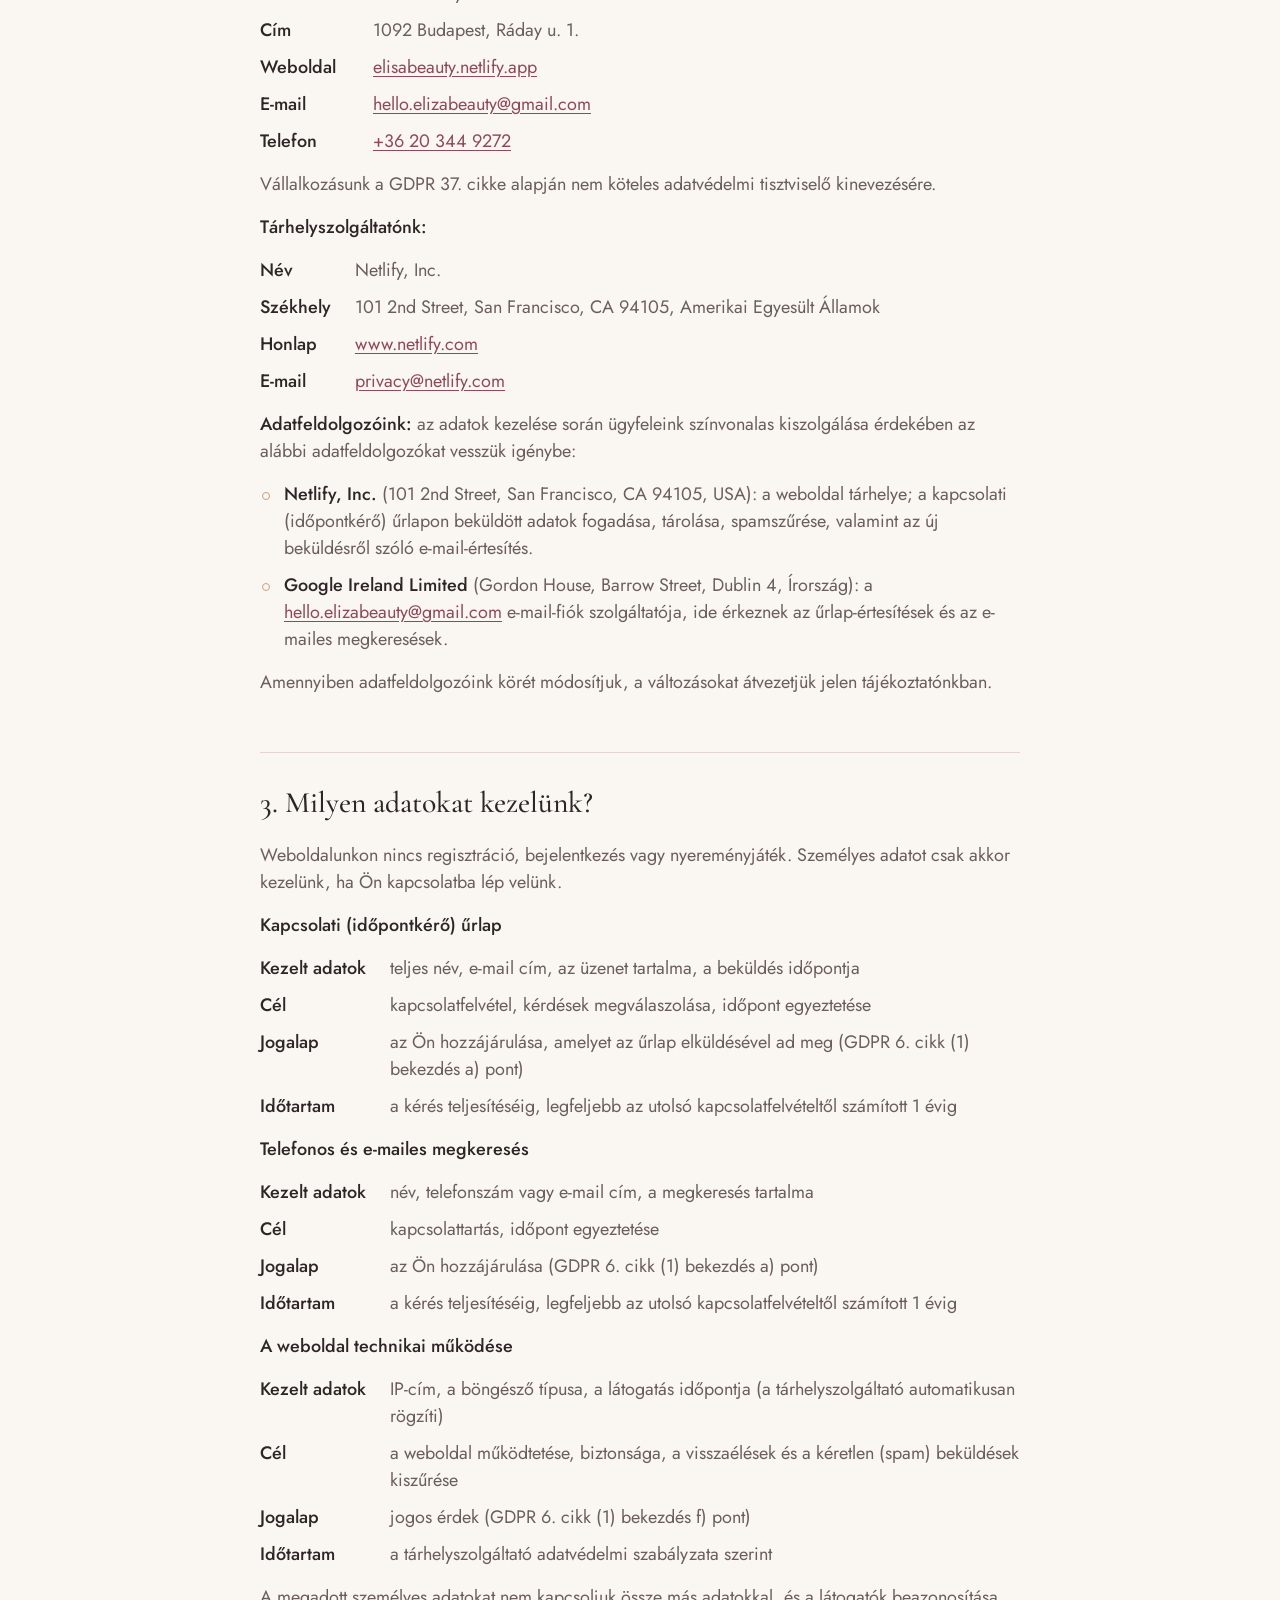
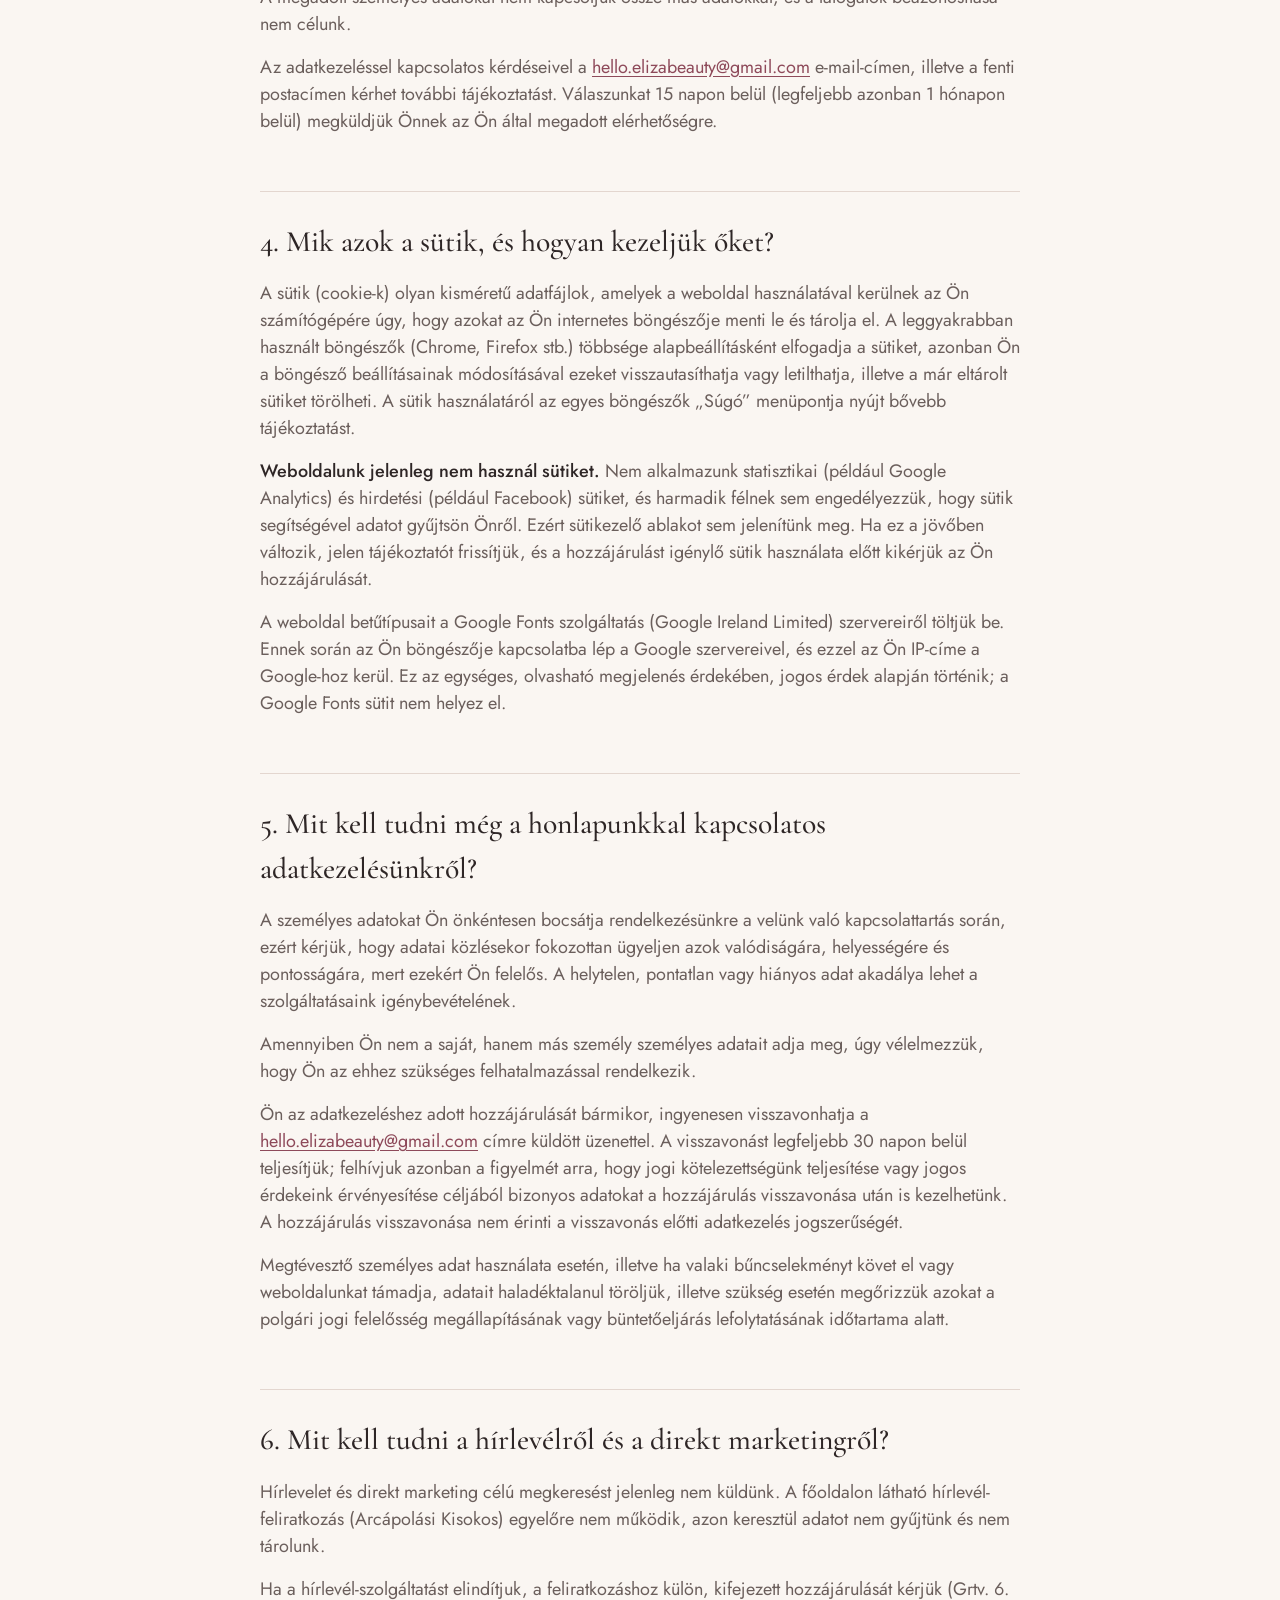
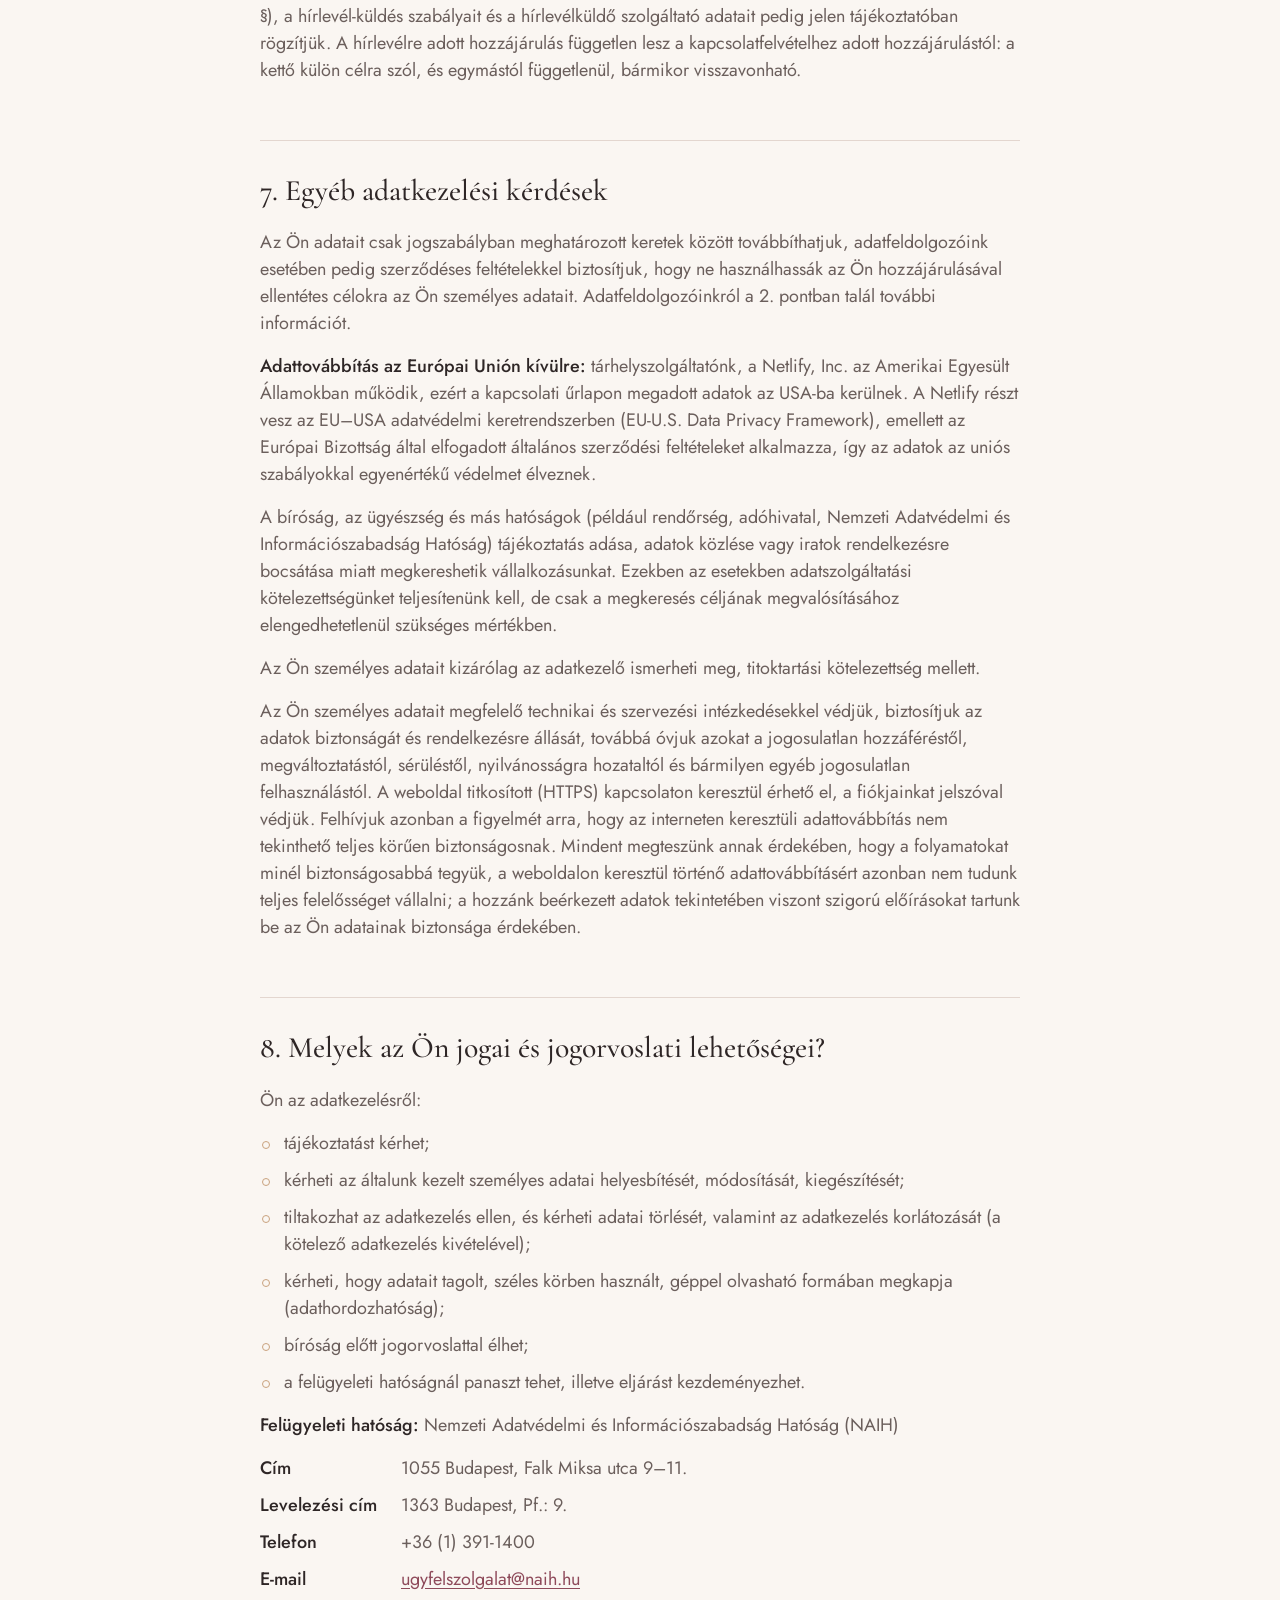
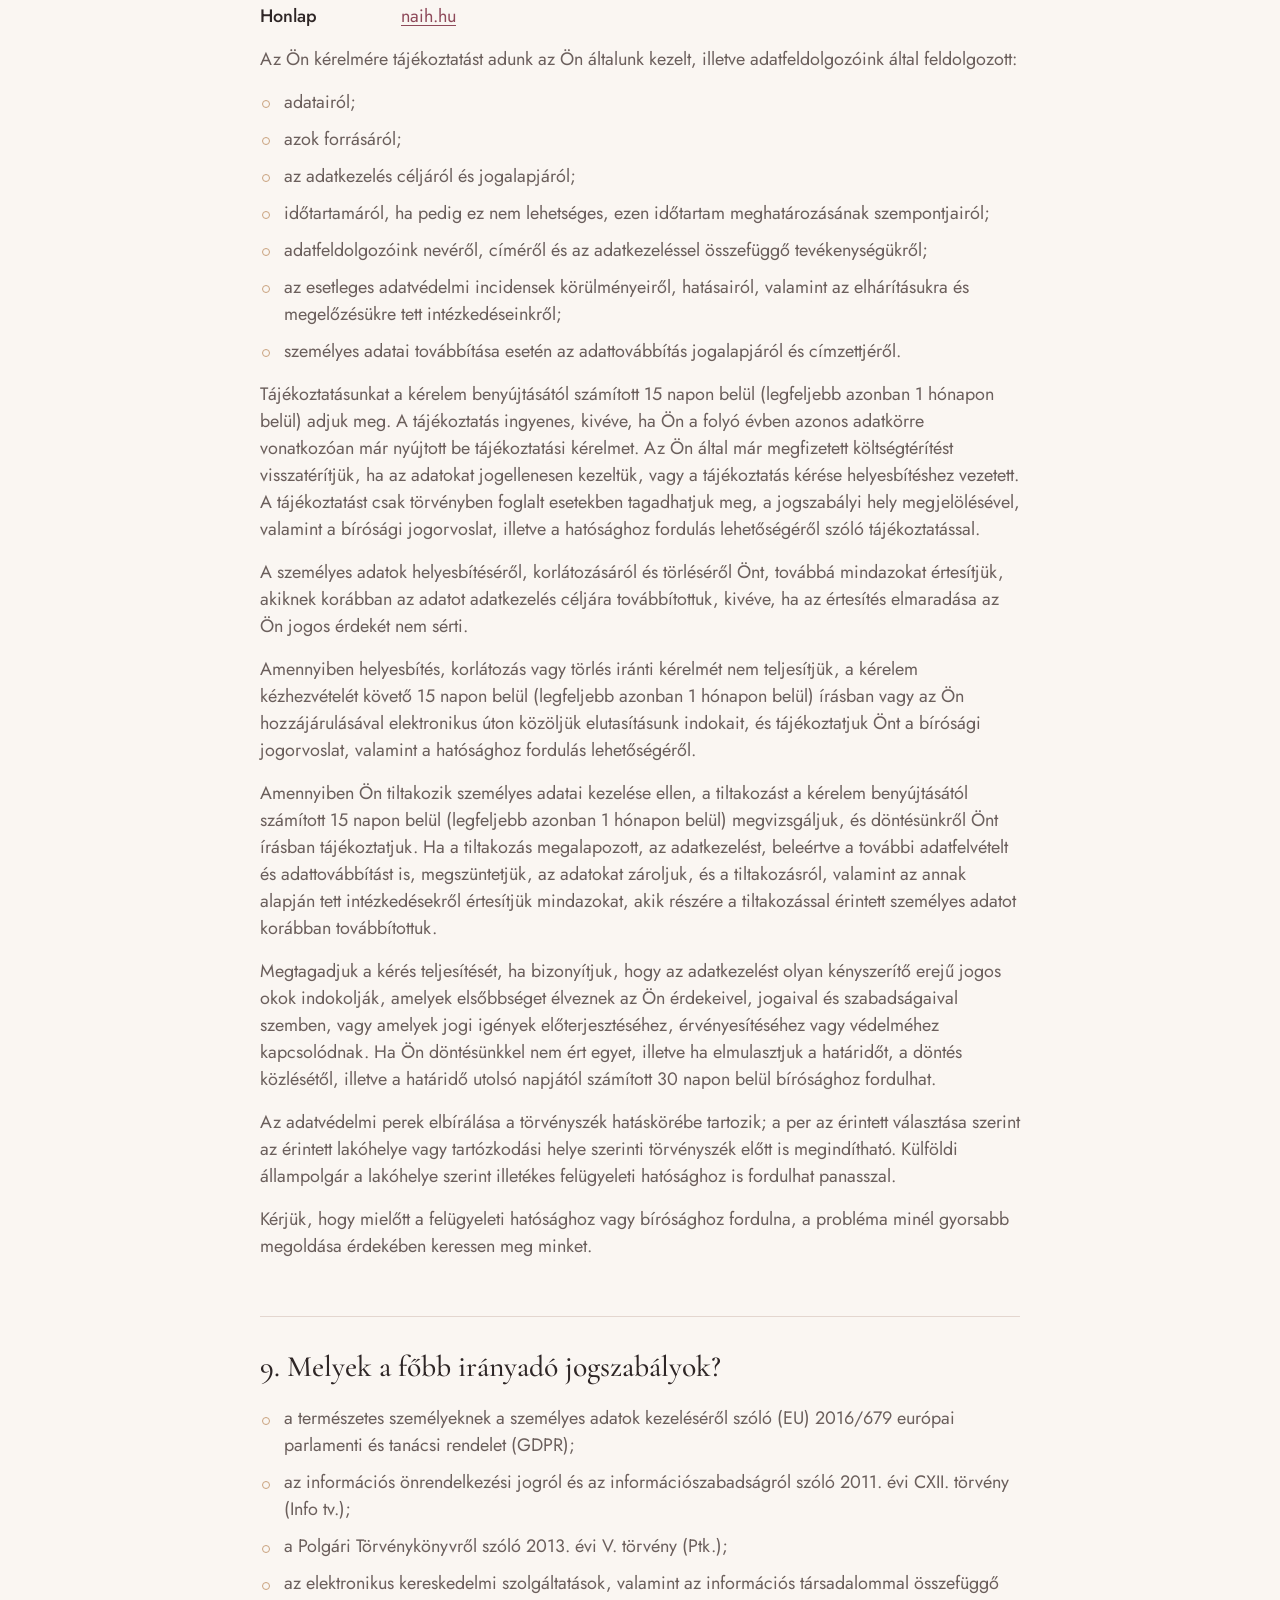
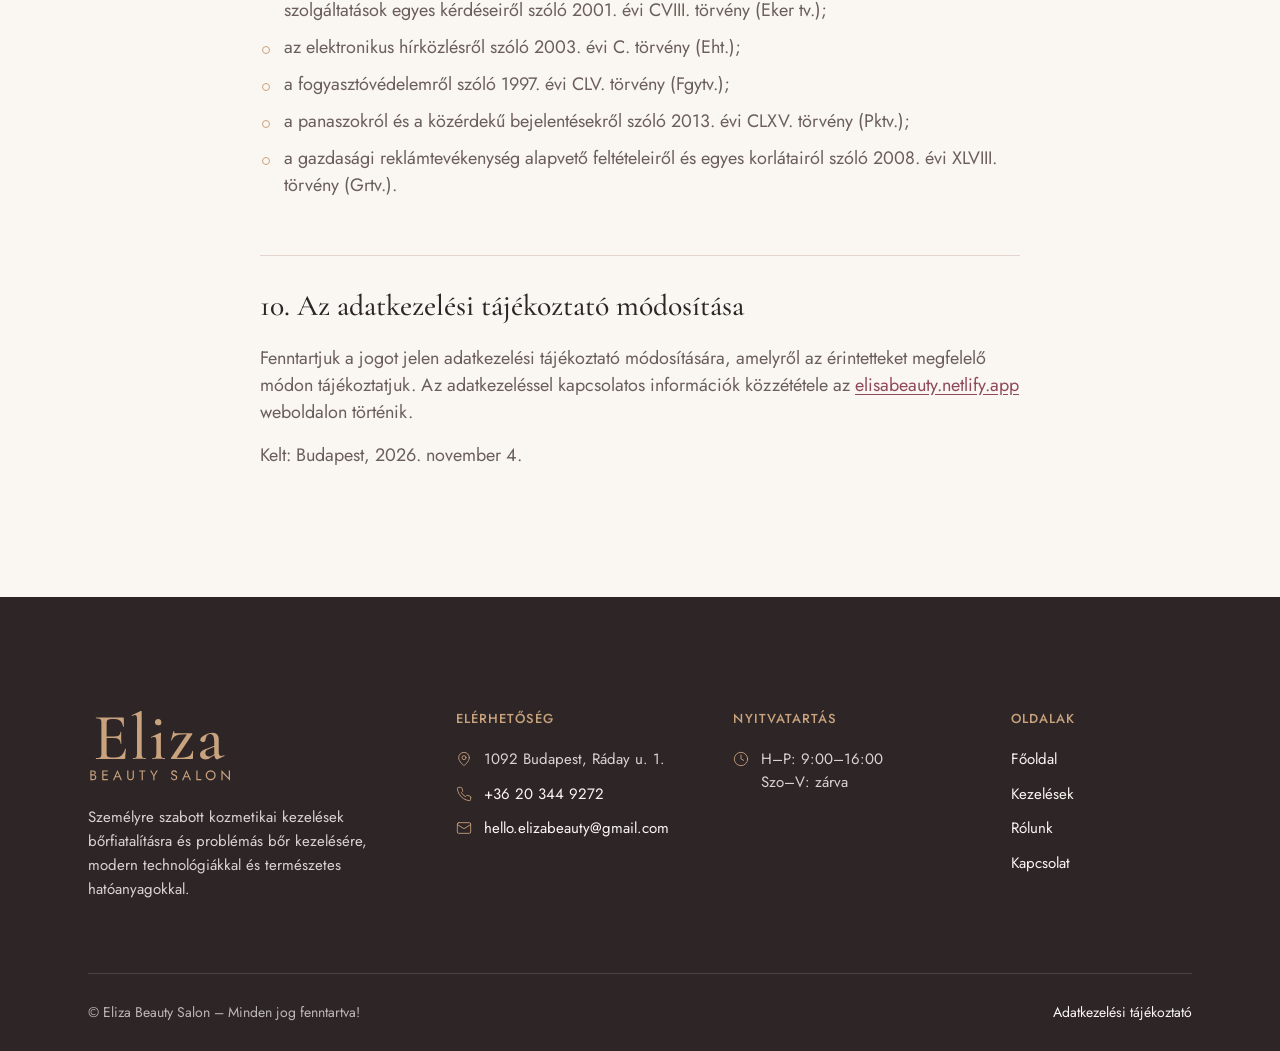
<file: public/adatkezeles.html>
<!doctype html>
<html lang="hu">
<head>
  <meta charset="UTF-8">
  <meta name="viewport" content="width=device-width, initial-scale=1.0">
  <meta name="description" content="Az Eliza Beauty Salon adatkezelési tájékoztatója: milyen személyes adatokat kezelünk, milyen célból és jogalapon, és milyen jogai vannak. Kérdés esetén írjon nekünk!">
  <title>Adatkezelési tájékoztató – Eliza Beauty Salon</title>
  <meta name="robots" content="noindex, follow">
  <link rel="canonical" href="https://elisabeauty.netlify.app/adatkezeles.html">
  <meta name="theme-color" content="#FAF6F2">
  <!-- Open Graph / közösségi megosztás -->
  <meta property="og:type" content="website">
  <meta property="og:site_name" content="Eliza Beauty Salon">
  <meta property="og:locale" content="hu_HU">
  <meta property="og:title" content="Adatkezelési tájékoztató – Eliza Beauty Salon">
  <meta property="og:description" content="Az Eliza Beauty Salon adatkezelési tájékoztatója: milyen személyes adatokat kezelünk, milyen célból és jogalapon, és milyen jogai vannak. Kérdés esetén írjon nekünk!">
  <meta property="og:url" content="https://elisabeauty.netlify.app/adatkezeles.html">
  <meta property="og:image" content="https://elisabeauty.netlify.app/images/og-image.jpg">
  <meta property="og:image:width" content="1200">
  <meta property="og:image:height" content="630">
  <meta property="og:image:alt" content="Sipos Eliza mesterkozmetikus a napfényes kezelőszobában">
  <meta name="twitter:card" content="summary_large_image">
  <script type="application/ld+json">
  {
    "@context": "https://schema.org",
    "@type": "BeautySalon",
    "@id": "https://elisabeauty.netlify.app/#salon",
    "name": "Eliza Beauty Salon",
    "description": "Személyre szabott arcfiatalító és anti-akné kozmetikai kezelések Sipos Eliza mesterkozmetikustól Budapesten, a Ráday utcában.",
    "url": "https://elisabeauty.netlify.app/",
    "image": "https://elisabeauty.netlify.app/images/og-image.jpg",
    "logo": "https://elisabeauty.netlify.app/images/logo/logo-fejlec.svg",
    "telephone": "+36203449272",
    "email": "hello.elizabeauty@gmail.com",
    "priceRange": "59 000–99 000 Ft",
    "currenciesAccepted": "HUF",
    "paymentAccepted": "Készpénz, bankkártya",
    "address": {
      "@type": "PostalAddress",
      "streetAddress": "Ráday u. 1.",
      "addressLocality": "Budapest",
      "postalCode": "1092",
      "addressCountry": "HU"
    },
    "openingHoursSpecification": [
      {
        "@type": "OpeningHoursSpecification",
        "dayOfWeek": ["Monday", "Tuesday", "Wednesday", "Thursday", "Friday"],
        "opens": "09:00",
        "closes": "16:00"
      }
    ],
    "hasMap": "https://www.google.com/maps/search/?api=1&query=1092+Budapest%2C+R%C3%A1day+utca+1.",
    "areaServed": { "@type": "City", "name": "Budapest" },
    "foundingDate": "2011",
    "founder": { "@type": "Person", "name": "Sipos Eliza", "jobTitle": "Mesterkozmetikus" }
  }
  </script>
  <link rel="icon" href="images/logo/favicon.svg" type="image/svg+xml">
  <link rel="preconnect" href="https://fonts.googleapis.com">
  <link rel="preconnect" href="https://fonts.gstatic.com" crossorigin>
  <link href="https://fonts.googleapis.com/css2?family=Cormorant+Garamond:ital,wght@0,400;0,500;0,600;1,400;1,500&family=Jost:wght@300;400;500&display=swap" rel="stylesheet">
  <link rel="stylesheet" href="css/site.css">
</head>
<body>
  <a class="skip" href="#tartalom">Ugrás a tartalomra</a>

  <!-- Közös ikon-definíció: boltív (tükör) körvonal -->
  <svg width="0" height="0" style="position:absolute" aria-hidden="true">
    <defs>
      <symbol id="i-phone" viewBox="0 0 24 24"><path fill="none" stroke="currentColor" stroke-width="1.3" stroke-linecap="round" stroke-linejoin="round" d="M22 16.92v3a2 2 0 0 1-2.18 2 19.79 19.79 0 0 1-8.63-3.07 19.5 19.5 0 0 1-6-6 19.79 19.79 0 0 1-3.07-8.67A2 2 0 0 1 4.11 2h3a2 2 0 0 1 2 1.72c.13.96.36 1.9.7 2.81a2 2 0 0 1-.45 2.11L8.09 9.91a16 16 0 0 0 6 6l1.27-1.27a2 2 0 0 1 2.11-.45c.91.34 1.85.57 2.81.7A2 2 0 0 1 22 16.92z"/></symbol>
      <symbol id="i-arrow" viewBox="0 0 24 24"><path fill="none" stroke="currentColor" stroke-width="1.3" stroke-linecap="round" stroke-linejoin="round" d="M5 12h14M13 6l6 6-6 6"/></symbol>
      <symbol id="i-pin" viewBox="0 0 24 24"><g fill="none" stroke="currentColor" stroke-width="1.3" stroke-linecap="round" stroke-linejoin="round"><path d="M20 10c0 6-8 12-8 12s-8-6-8-12a8 8 0 0 1 16 0z"/><circle cx="12" cy="10" r="3"/></g></symbol>
      <symbol id="i-mail" viewBox="0 0 24 24"><g fill="none" stroke="currentColor" stroke-width="1.3" stroke-linecap="round" stroke-linejoin="round"><rect x="2" y="4" width="20" height="16" rx="2"/><path d="m22 7-10 6L2 7"/></g></symbol>
      <symbol id="i-clock" viewBox="0 0 24 24"><g fill="none" stroke="currentColor" stroke-width="1.3" stroke-linecap="round" stroke-linejoin="round"><circle cx="12" cy="12" r="10"/><path d="M12 6v6l4 2"/></g></symbol>
      <symbol id="i-check" viewBox="0 0 24 24"><path fill="none" stroke="currentColor" stroke-width="1.3" stroke-linecap="round" stroke-linejoin="round" d="M20 6 9 17l-5-5"/></symbol>
    </defs>
  </svg>

  <!-- ============ FEJLÉC ============ -->
  <header class="site-header" id="fejlec">
    <div class="wrap hdr-inner">
      <a href="index.html" class="logo" aria-label="Eliza Beauty Salon, főoldal">
        <img src="images/logo/logo-fejlec.svg" alt="Eliza Beauty Salon" width="128" height="64">
      </a>
      <nav class="hdr-nav" aria-label="Főmenü">
        <ul>
          <li><a href="index.html">Főoldal</a></li>
          <li><a href="kezelesek.html">Kezelések</a></li>
          <li><a href="rolunk.html">Rólunk</a></li>
          <li><a href="kapcsolat.html">Kapcsolat</a></li>
        </ul>
      </nav>
      <div class="hdr-actions">
        <a class="hdr-phone-full" href="tel:+36203449272"><svg width="18" height="18" aria-hidden="true"><use href="#i-phone"/></svg>+36&nbsp;20&nbsp;344&nbsp;9272</a>
        <a class="circle-btn hdr-phone-icon" href="tel:+36203449272" aria-label="Hívás: +36 20 344 9272"><svg width="18" height="18" aria-hidden="true"><use href="#i-phone"/></svg></a>
        <a class="btn btn-primary hdr-cta" href="kapcsolat.html#idopont">Időpontot kérek</a>
        <button class="circle-btn menu-toggle" type="button" aria-expanded="false" aria-controls="mobilmenu" aria-label="Menü megnyitása"><span class="bars" aria-hidden="true"><i></i><i></i></span></button>
      </div>
    </div>
  </header>

  <div class="mobile-menu" id="mobilmenu" aria-hidden="true">
    <div class="mm-arch" aria-hidden="true"></div>
    <nav aria-label="Mobil menü">
      <ul>
        <li><a href="index.html">Főoldal</a></li>
        <li><a href="kezelesek.html">Kezelések</a></li>
        <li><a href="rolunk.html">Rólunk</a></li>
        <li><a href="kapcsolat.html">Kapcsolat</a></li>
      </ul>
    </nav>
    <div class="mm-foot">
      <a class="btn btn-primary" href="kapcsolat.html#idopont">Időpontot kérek</a>
      <a class="tel" href="tel:+36203449272">+36&nbsp;20&nbsp;344&nbsp;9272</a>
    </div>
  </div>

    <!-- ============ FEJ ============ -->
    <section class="legal-hero" id="top" aria-labelledby="hero-cim">
      <div class="wrap measure">
        <p class="kicker kicker-lines" style="justify-content:center">Adatvédelmi nyilatkozat</p>
        <h1 class="h1" id="hero-cim">Adatkezelési tájékoztató</h1>
        <p>Ebben a tájékoztatóban tájékoztatjuk Önt, mint honlapunk látogatóját, valamint szolgáltatásaink igénybe vevőjét az Eliza Beauty Salon adatkezelési és adatvédelmi szabályairól.</p>
        <p class="small">Hatályos: 2026. november 4-től</p>
      </div>
    </section>

    <div class="wrap">
      <article class="legal">

        <h2>1. Milyen alapelveket követünk adatkezelésünk során?</h2>
        <p>Vállalkozásunk az adatkezelése során az alábbi alapelveket követi:</p>
        <ul>
          <li>a személyes adatokat jogszerűen és tisztességesen, valamint az Ön számára átláthatóan kezeljük;</li>
          <li>a személyes adatokat csak meghatározott, egyértelmű és jogszerű célból gyűjtjük, és azokat nem kezeljük a célokkal össze nem egyeztethető módon;</li>
          <li>az általunk gyűjtött és kezelt személyes adatok az adatkezelés céljai szempontjából megfelelőek és relevánsak, valamint csak a szükségesre korlátozódnak;</li>
          <li>minden észszerű intézkedést megteszünk annak érdekében, hogy az általunk kezelt adatok pontosak és szükség esetén naprakészek legyenek, a pontatlan személyes adatokat haladéktalanul töröljük vagy helyesbítjük;</li>
          <li>a személyes adatokat olyan formában tároljuk, hogy Ön csak a személyes adatok kezelése céljainak eléréséhez szükséges ideig legyen azonosítható;</li>
          <li>megfelelő technikai és szervezési intézkedések alkalmazásával biztosítjuk a személyes adatok megfelelő biztonságát az adatok jogosulatlan vagy jogellenes kezelésével, véletlen elvesztésével, megsemmisítésével vagy károsodásával szemben.</li>
        </ul>
        <p>Vállalkozásunk az Ön személyes adatait:</p>
        <ul>
          <li>az Ön előzetes tájékoztatáson alapuló és önkéntes hozzájárulása alapján, csakis a szükséges mértékben és minden esetben célhoz kötötten kezeli, azaz gyűjti, rögzíti, rendszerezi, tárolja és felhasználja;</li>
          <li>egyes esetekben jogszabályi előírás alapján, kötelező jelleggel kezeli; ilyen esetekben erre a tényre külön felhívjuk a figyelmét;</li>
          <li>bizonyos esetekben jogos érdek alapján kezeli, ilyen például honlapunk működtetése és biztonsága.</li>
        </ul>

        <h2>2. Kik vagyunk?</h2>
        <dl>
          <dt>Adatkezelő</dt><dd>Sipos Eliza egyéni vállalkozó</dd>
          <dt>Üzlet neve</dt><dd>Eliza Beauty Salon</dd>
          <dt>Cím</dt><dd>1092&nbsp;Budapest, Ráday u.&nbsp;1.</dd>
          <dt>Weboldal</dt><dd><a href="https://elisabeauty.netlify.app/">elisabeauty.netlify.app</a></dd>
          <dt>E-mail</dt><dd><a href="mailto:hello.elizabeauty@gmail.com">hello.elizabeauty@gmail.com</a></dd>
          <dt>Telefon</dt><dd><a href="tel:+36203449272">+36&nbsp;20&nbsp;344&nbsp;9272</a></dd>
        </dl>
        <p>Vállalkozásunk a GDPR 37. cikke alapján nem köteles adatvédelmi tisztviselő kinevezésére.</p>

        <p><strong>Tárhelyszolgáltatónk:</strong></p>
        <dl>
          <dt>Név</dt><dd>Netlify, Inc.</dd>
          <dt>Székhely</dt><dd>101 2nd Street, San Francisco, CA 94105, Amerikai Egyesült Államok</dd>
          <dt>Honlap</dt><dd><a href="https://www.netlify.com/" target="_blank" rel="noopener">www.netlify.com</a></dd>
          <dt>E-mail</dt><dd><a href="mailto:privacy@netlify.com">privacy@netlify.com</a></dd>
        </dl>

        <p><strong>Adatfeldolgozóink:</strong> az adatok kezelése során ügyfeleink színvonalas kiszolgálása érdekében az alábbi adatfeldolgozókat vesszük igénybe:</p>
        <ul>
          <li><strong>Netlify, Inc.</strong> (101 2nd Street, San Francisco, CA 94105, USA): a weboldal tárhelye; a kapcsolati (időpontkérő) űrlapon beküldött adatok fogadása, tárolása, spamszűrése, valamint az új beküldésről szóló e-mail-értesítés.</li>
          <li><strong>Google Ireland Limited</strong> (Gordon House, Barrow Street, Dublin 4, Írország): a <a href="mailto:hello.elizabeauty@gmail.com">hello.elizabeauty@gmail.com</a> e-mail-fiók szolgáltatója, ide érkeznek az űrlap-értesítések és az e-mailes megkeresések.</li>
        </ul>
        <p>Amennyiben adatfeldolgozóink körét módosítjuk, a változásokat átvezetjük jelen tájékoztatónkban.</p>

        <h2>3. Milyen adatokat kezelünk?</h2>
        <p>Weboldalunkon nincs regisztráció, bejelentkezés vagy nyereményjáték. Személyes adatot csak akkor kezelünk, ha Ön kapcsolatba lép velünk.</p>

        <p><strong>Kapcsolati (időpontkérő) űrlap</strong></p>
        <dl>
          <dt>Kezelt adatok</dt><dd>teljes név, e-mail cím, az üzenet tartalma, a beküldés időpontja</dd>
          <dt>Cél</dt><dd>kapcsolatfelvétel, kérdések megválaszolása, időpont egyeztetése</dd>
          <dt>Jogalap</dt><dd>az Ön hozzájárulása, amelyet az űrlap elküldésével ad meg (GDPR 6. cikk (1) bekezdés a) pont)</dd>
          <dt>Időtartam</dt><dd>a kérés teljesítéséig, legfeljebb az utolsó kapcsolatfelvételtől számított 1 évig</dd>
        </dl>

        <p><strong>Telefonos és e-mailes megkeresés</strong></p>
        <dl>
          <dt>Kezelt adatok</dt><dd>név, telefonszám vagy e-mail cím, a megkeresés tartalma</dd>
          <dt>Cél</dt><dd>kapcsolattartás, időpont egyeztetése</dd>
          <dt>Jogalap</dt><dd>az Ön hozzájárulása (GDPR 6. cikk (1) bekezdés a) pont)</dd>
          <dt>Időtartam</dt><dd>a kérés teljesítéséig, legfeljebb az utolsó kapcsolatfelvételtől számított 1 évig</dd>
        </dl>

        <p><strong>A weboldal technikai működése</strong></p>
        <dl>
          <dt>Kezelt adatok</dt><dd>IP-cím, a böngésző típusa, a látogatás időpontja (a tárhelyszolgáltató automatikusan rögzíti)</dd>
          <dt>Cél</dt><dd>a weboldal működtetése, biztonsága, a visszaélések és a kéretlen (spam) beküldések kiszűrése</dd>
          <dt>Jogalap</dt><dd>jogos érdek (GDPR 6. cikk (1) bekezdés f) pont)</dd>
          <dt>Időtartam</dt><dd>a tárhelyszolgáltató adatvédelmi szabályzata szerint</dd>
        </dl>

        <p>A megadott személyes adatokat nem kapcsoljuk össze más adatokkal, és a látogatók beazonosítása nem célunk.</p>
        <p>Az adatkezeléssel kapcsolatos kérdéseivel a <a href="mailto:hello.elizabeauty@gmail.com">hello.elizabeauty@gmail.com</a> e-mail-címen, illetve a fenti postacímen kérhet további tájékoztatást. Válaszunkat 15 napon belül (legfeljebb azonban 1 hónapon belül) megküldjük Önnek az Ön által megadott elérhetőségre.</p>

        <h2>4. Mik azok a sütik, és hogyan kezeljük őket?</h2>
        <p>A sütik (cookie-k) olyan kisméretű adatfájlok, amelyek a weboldal használatával kerülnek az Ön számítógépére úgy, hogy azokat az Ön internetes böngészője menti le és tárolja el. A leggyakrabban használt böngészők (Chrome, Firefox stb.) többsége alapbeállításként elfogadja a sütiket, azonban Ön a böngésző beállításainak módosításával ezeket visszautasíthatja vagy letilthatja, illetve a már eltárolt sütiket törölheti. A sütik használatáról az egyes böngészők „Súgó” menüpontja nyújt bővebb tájékoztatást.</p>
        <p><strong>Weboldalunk jelenleg nem használ sütiket.</strong> Nem alkalmazunk statisztikai (például Google Analytics) és hirdetési (például Facebook) sütiket, és harmadik félnek sem engedélyezzük, hogy sütik segítségével adatot gyűjtsön Önről. Ezért sütikezelő ablakot sem jelenítünk meg. Ha ez a jövőben változik, jelen tájékoztatót frissítjük, és a hozzájárulást igénylő sütik használata előtt kikérjük az Ön hozzájárulását.</p>
        <p>A weboldal betűtípusait a Google Fonts szolgáltatás (Google Ireland Limited) szervereiről töltjük be. Ennek során az Ön böngészője kapcsolatba lép a Google szervereivel, és ezzel az Ön IP-címe a Google-hoz kerül. Ez az egységes, olvasható megjelenés érdekében, jogos érdek alapján történik; a Google Fonts sütit nem helyez el.</p>

        <h2>5. Mit kell tudni még a honlapunkkal kapcsolatos adatkezelésünkről?</h2>
        <p>A személyes adatokat Ön önkéntesen bocsátja rendelkezésünkre a velünk való kapcsolattartás során, ezért kérjük, hogy adatai közlésekor fokozottan ügyeljen azok valódiságára, helyességére és pontosságára, mert ezekért Ön felelős. A helytelen, pontatlan vagy hiányos adat akadálya lehet a szolgáltatásaink igénybevételének.</p>
        <p>Amennyiben Ön nem a saját, hanem más személy személyes adatait adja meg, úgy vélelmezzük, hogy Ön az ehhez szükséges felhatalmazással rendelkezik.</p>
        <p>Ön az adatkezeléshez adott hozzájárulását bármikor, ingyenesen visszavonhatja a <a href="mailto:hello.elizabeauty@gmail.com">hello.elizabeauty@gmail.com</a> címre küldött üzenettel. A visszavonást legfeljebb 30 napon belül teljesítjük; felhívjuk azonban a figyelmét arra, hogy jogi kötelezettségünk teljesítése vagy jogos érdekeink érvényesítése céljából bizonyos adatokat a hozzájárulás visszavonása után is kezelhetünk. A hozzájárulás visszavonása nem érinti a visszavonás előtti adatkezelés jogszerűségét.</p>
        <p>Megtévesztő személyes adat használata esetén, illetve ha valaki bűncselekményt követ el vagy weboldalunkat támadja, adatait haladéktalanul töröljük, illetve szükség esetén megőrizzük azokat a polgári jogi felelősség megállapításának vagy büntetőeljárás lefolytatásának időtartama alatt.</p>

        <h2>6. Mit kell tudni a hírlevélről és a direkt marketingről?</h2>
        <p>Hírlevelet és direkt marketing célú megkeresést jelenleg nem küldünk. A főoldalon látható hírlevél-feliratkozás (Arcápolási Kisokos) egyelőre nem működik, azon keresztül adatot nem gyűjtünk és nem tárolunk.</p>
        <p>Ha a hírlevél-szolgáltatást elindítjuk, a feliratkozáshoz külön, kifejezett hozzájárulását kérjük (Grtv. 6. §), a hírlevél-küldés szabályait és a hírlevélküldő szolgáltató adatait pedig jelen tájékoztatóban rögzítjük. A hírlevélre adott hozzájárulás független lesz a kapcsolatfelvételhez adott hozzájárulástól: a kettő külön célra szól, és egymástól függetlenül, bármikor visszavonható.</p>

        <h2>7. Egyéb adatkezelési kérdések</h2>
        <p>Az Ön adatait csak jogszabályban meghatározott keretek között továbbíthatjuk, adatfeldolgozóink esetében pedig szerződéses feltételekkel biztosítjuk, hogy ne használhassák az Ön hozzájárulásával ellentétes célokra az Ön személyes adatait. Adatfeldolgozóinkról a 2. pontban talál további információt.</p>
        <p><strong>Adattovábbítás az Európai Unión kívülre:</strong> tárhelyszolgáltatónk, a Netlify, Inc. az Amerikai Egyesült Államokban működik, ezért a kapcsolati űrlapon megadott adatok az USA-ba kerülnek. A Netlify részt vesz az EU–USA adatvédelmi keretrendszerben (EU-U.S. Data Privacy Framework), emellett az Európai Bizottság által elfogadott általános szerződési feltételeket alkalmazza, így az adatok az uniós szabályokkal egyenértékű védelmet élveznek.</p>
        <p>A bíróság, az ügyészség és más hatóságok (például rendőrség, adóhivatal, Nemzeti Adatvédelmi és Információszabadság Hatóság) tájékoztatás adása, adatok közlése vagy iratok rendelkezésre bocsátása miatt megkereshetik vállalkozásunkat. Ezekben az esetekben adatszolgáltatási kötelezettségünket teljesítenünk kell, de csak a megkeresés céljának megvalósításához elengedhetetlenül szükséges mértékben.</p>
        <p>Az Ön személyes adatait kizárólag az adatkezelő ismerheti meg, titoktartási kötelezettség mellett.</p>
        <p>Az Ön személyes adatait megfelelő technikai és szervezési intézkedésekkel védjük, biztosítjuk az adatok biztonságát és rendelkezésre állását, továbbá óvjuk azokat a jogosulatlan hozzáféréstől, megváltoztatástól, sérüléstől, nyilvánosságra hozataltól és bármilyen egyéb jogosulatlan felhasználástól. A weboldal titkosított (HTTPS) kapcsolaton keresztül érhető el, a fiókjainkat jelszóval védjük. Felhívjuk azonban a figyelmét arra, hogy az interneten keresztüli adattovábbítás nem tekinthető teljes körűen biztonságosnak. Mindent megteszünk annak érdekében, hogy a folyamatokat minél biztonságosabbá tegyük, a weboldalon keresztül történő adattovábbításért azonban nem tudunk teljes felelősséget vállalni; a hozzánk beérkezett adatok tekintetében viszont szigorú előírásokat tartunk be az Ön adatainak biztonsága érdekében.</p>

        <h2>8. Melyek az Ön jogai és jogorvoslati lehetőségei?</h2>
        <p>Ön az adatkezelésről:</p>
        <ul>
          <li>tájékoztatást kérhet;</li>
          <li>kérheti az általunk kezelt személyes adatai helyesbítését, módosítását, kiegészítését;</li>
          <li>tiltakozhat az adatkezelés ellen, és kérheti adatai törlését, valamint az adatkezelés korlátozását (a kötelező adatkezelés kivételével);</li>
          <li>kérheti, hogy adatait tagolt, széles körben használt, géppel olvasható formában megkapja (adathordozhatóság);</li>
          <li>bíróság előtt jogorvoslattal élhet;</li>
          <li>a felügyeleti hatóságnál panaszt tehet, illetve eljárást kezdeményezhet.</li>
        </ul>

        <p><strong>Felügyeleti hatóság:</strong> Nemzeti Adatvédelmi és Információszabadság Hatóság (NAIH)</p>
        <dl>
          <dt>Cím</dt><dd>1055&nbsp;Budapest, Falk Miksa utca 9–11.</dd>
          <dt>Levelezési cím</dt><dd>1363&nbsp;Budapest, Pf.:&nbsp;9.</dd>
          <dt>Telefon</dt><dd>+36&nbsp;(1)&nbsp;391-1400</dd>
          <dt>E-mail</dt><dd><a href="mailto:ugyfelszolgalat@naih.hu">ugyfelszolgalat@naih.hu</a></dd>
          <dt>Honlap</dt><dd><a href="https://naih.hu/" target="_blank" rel="noopener">naih.hu</a></dd>
        </dl>

        <p>Az Ön kérelmére tájékoztatást adunk az Ön általunk kezelt, illetve adatfeldolgozóink által feldolgozott:</p>
        <ul>
          <li>adatairól;</li>
          <li>azok forrásáról;</li>
          <li>az adatkezelés céljáról és jogalapjáról;</li>
          <li>időtartamáról, ha pedig ez nem lehetséges, ezen időtartam meghatározásának szempontjairól;</li>
          <li>adatfeldolgozóink nevéről, címéről és az adatkezeléssel összefüggő tevékenységükről;</li>
          <li>az esetleges adatvédelmi incidensek körülményeiről, hatásairól, valamint az elhárításukra és megelőzésükre tett intézkedéseinkről;</li>
          <li>személyes adatai továbbítása esetén az adattovábbítás jogalapjáról és címzettjéről.</li>
        </ul>
        <p>Tájékoztatásunkat a kérelem benyújtásától számított 15 napon belül (legfeljebb azonban 1 hónapon belül) adjuk meg. A tájékoztatás ingyenes, kivéve, ha Ön a folyó évben azonos adatkörre vonatkozóan már nyújtott be tájékoztatási kérelmet. Az Ön által már megfizetett költségtérítést visszatérítjük, ha az adatokat jogellenesen kezeltük, vagy a tájékoztatás kérése helyesbítéshez vezetett. A tájékoztatást csak törvényben foglalt esetekben tagadhatjuk meg, a jogszabályi hely megjelölésével, valamint a bírósági jogorvoslat, illetve a hatósághoz fordulás lehetőségéről szóló tájékoztatással.</p>
        <p>A személyes adatok helyesbítéséről, korlátozásáról és törléséről Önt, továbbá mindazokat értesítjük, akiknek korábban az adatot adatkezelés céljára továbbítottuk, kivéve, ha az értesítés elmaradása az Ön jogos érdekét nem sérti.</p>
        <p>Amennyiben helyesbítés, korlátozás vagy törlés iránti kérelmét nem teljesítjük, a kérelem kézhezvételét követő 15 napon belül (legfeljebb azonban 1 hónapon belül) írásban vagy az Ön hozzájárulásával elektronikus úton közöljük elutasításunk indokait, és tájékoztatjuk Önt a bírósági jogorvoslat, valamint a hatósághoz fordulás lehetőségéről.</p>
        <p>Amennyiben Ön tiltakozik személyes adatai kezelése ellen, a tiltakozást a kérelem benyújtásától számított 15 napon belül (legfeljebb azonban 1 hónapon belül) megvizsgáljuk, és döntésünkről Önt írásban tájékoztatjuk. Ha a tiltakozás megalapozott, az adatkezelést, beleértve a további adatfelvételt és adattovábbítást is, megszüntetjük, az adatokat zároljuk, és a tiltakozásról, valamint az annak alapján tett intézkedésekről értesítjük mindazokat, akik részére a tiltakozással érintett személyes adatot korábban továbbítottuk.</p>
        <p>Megtagadjuk a kérés teljesítését, ha bizonyítjuk, hogy az adatkezelést olyan kényszerítő erejű jogos okok indokolják, amelyek elsőbbséget élveznek az Ön érdekeivel, jogaival és szabadságaival szemben, vagy amelyek jogi igények előterjesztéséhez, érvényesítéséhez vagy védelméhez kapcsolódnak. Ha Ön döntésünkkel nem ért egyet, illetve ha elmulasztjuk a határidőt, a döntés közlésétől, illetve a határidő utolsó napjától számított 30 napon belül bírósághoz fordulhat.</p>
        <p>Az adatvédelmi perek elbírálása a törvényszék hatáskörébe tartozik; a per az érintett választása szerint az érintett lakóhelye vagy tartózkodási helye szerinti törvényszék előtt is megindítható. Külföldi állampolgár a lakóhelye szerint illetékes felügyeleti hatósághoz is fordulhat panasszal.</p>
        <p>Kérjük, hogy mielőtt a felügyeleti hatósághoz vagy bírósághoz fordulna, a probléma minél gyorsabb megoldása érdekében keressen meg minket.</p>

        <h2>9. Melyek a főbb irányadó jogszabályok?</h2>
        <ul>
          <li>a természetes személyeknek a személyes adatok kezeléséről szóló (EU) 2016/679 európai parlamenti és tanácsi rendelet (GDPR);</li>
          <li>az információs önrendelkezési jogról és az információszabadságról szóló 2011. évi CXII. törvény (Info tv.);</li>
          <li>a Polgári Törvénykönyvről szóló 2013. évi V. törvény (Ptk.);</li>
          <li>az elektronikus kereskedelmi szolgáltatások, valamint az információs társadalommal összefüggő szolgáltatások egyes kérdéseiről szóló 2001. évi CVIII. törvény (Eker tv.);</li>
          <li>az elektronikus hírközlésről szóló 2003. évi C. törvény (Eht.);</li>
          <li>a fogyasztóvédelemről szóló 1997. évi CLV. törvény (Fgytv.);</li>
          <li>a panaszokról és a közérdekű bejelentésekről szóló 2013. évi CLXV. törvény (Pktv.);</li>
          <li>a gazdasági reklámtevékenység alapvető feltételeiről és egyes korlátairól szóló 2008. évi XLVIII. törvény (Grtv.).</li>
        </ul>

        <h2>10. Az adatkezelési tájékoztató módosítása</h2>
        <p>Fenntartjuk a jogot jelen adatkezelési tájékoztató módosítására, amelyről az érintetteket megfelelő módon tájékoztatjuk. Az adatkezeléssel kapcsolatos információk közzététele az <a href="https://elisabeauty.netlify.app/">elisabeauty.netlify.app</a> weboldalon történik.</p>
        <p>Kelt: Budapest, 2026. november 4.</p>
      </article>
    </div>

  </main>

  <!-- ============ LÁBLÉC ============ -->
  <footer class="site-footer on-dark">
    <div class="wrap">
      <div class="foot-grid">
        <div class="foot-about">
          <a href="#top" class="foot-logo" aria-label="Eliza Beauty Salon, vissza az oldal tetejére"><img src="images/logo/logo-fejlec-arany.svg" alt="Eliza Beauty Salon" width="143" height="72" loading="lazy"></a>
          <p>Személyre szabott kozmetikai kezelések bőrfiatalításra és problémás bőr kezelésére, modern technológiákkal és természetes hatóanyagokkal.</p>
        </div>
        <div>
          <h2>Elérhetőség</h2>
          <ul class="foot-contact">
            <li><svg width="16" height="16" aria-hidden="true"><use href="#i-pin"/></svg><span>1092 Budapest, Ráday u.&nbsp;1.</span></li>
            <li><svg width="16" height="16" aria-hidden="true"><use href="#i-phone"/></svg><a href="tel:+36203449272">+36&nbsp;20&nbsp;344&nbsp;9272</a></li>
            <li><svg width="16" height="16" aria-hidden="true"><use href="#i-mail"/></svg><a href="mailto:hello.elizabeauty@gmail.com">hello.elizabeauty@gmail.com</a></li>
          </ul>
        </div>
        <div>
          <h2>Nyitvatartás</h2>
          <ul class="foot-contact">
            <li><svg width="16" height="16" aria-hidden="true"><use href="#i-clock"/></svg><span>H–P: 9:00–16:00<br>Szo–V: zárva</span></li>
          </ul>
        </div>
        <nav aria-label="Lábléc menü">
          <h2>Oldalak</h2>
          <ul>
            <li><a href="index.html">Főoldal</a></li>
            <li><a href="kezelesek.html">Kezelések</a></li>
            <li><a href="rolunk.html">Rólunk</a></li>
            <li><a href="kapcsolat.html">Kapcsolat</a></li>
          </ul>
        </nav>
      </div>

      <div class="foot-bottom">
        <span>© Eliza Beauty Salon – Minden jog fenntartva!</span>
        <a href="adatkezeles.html">Adatkezelési tájékoztató</a>
      </div>
    </div>
  </footer>

  <script src="js/site.js"></script>
</body>
</html>
</file>
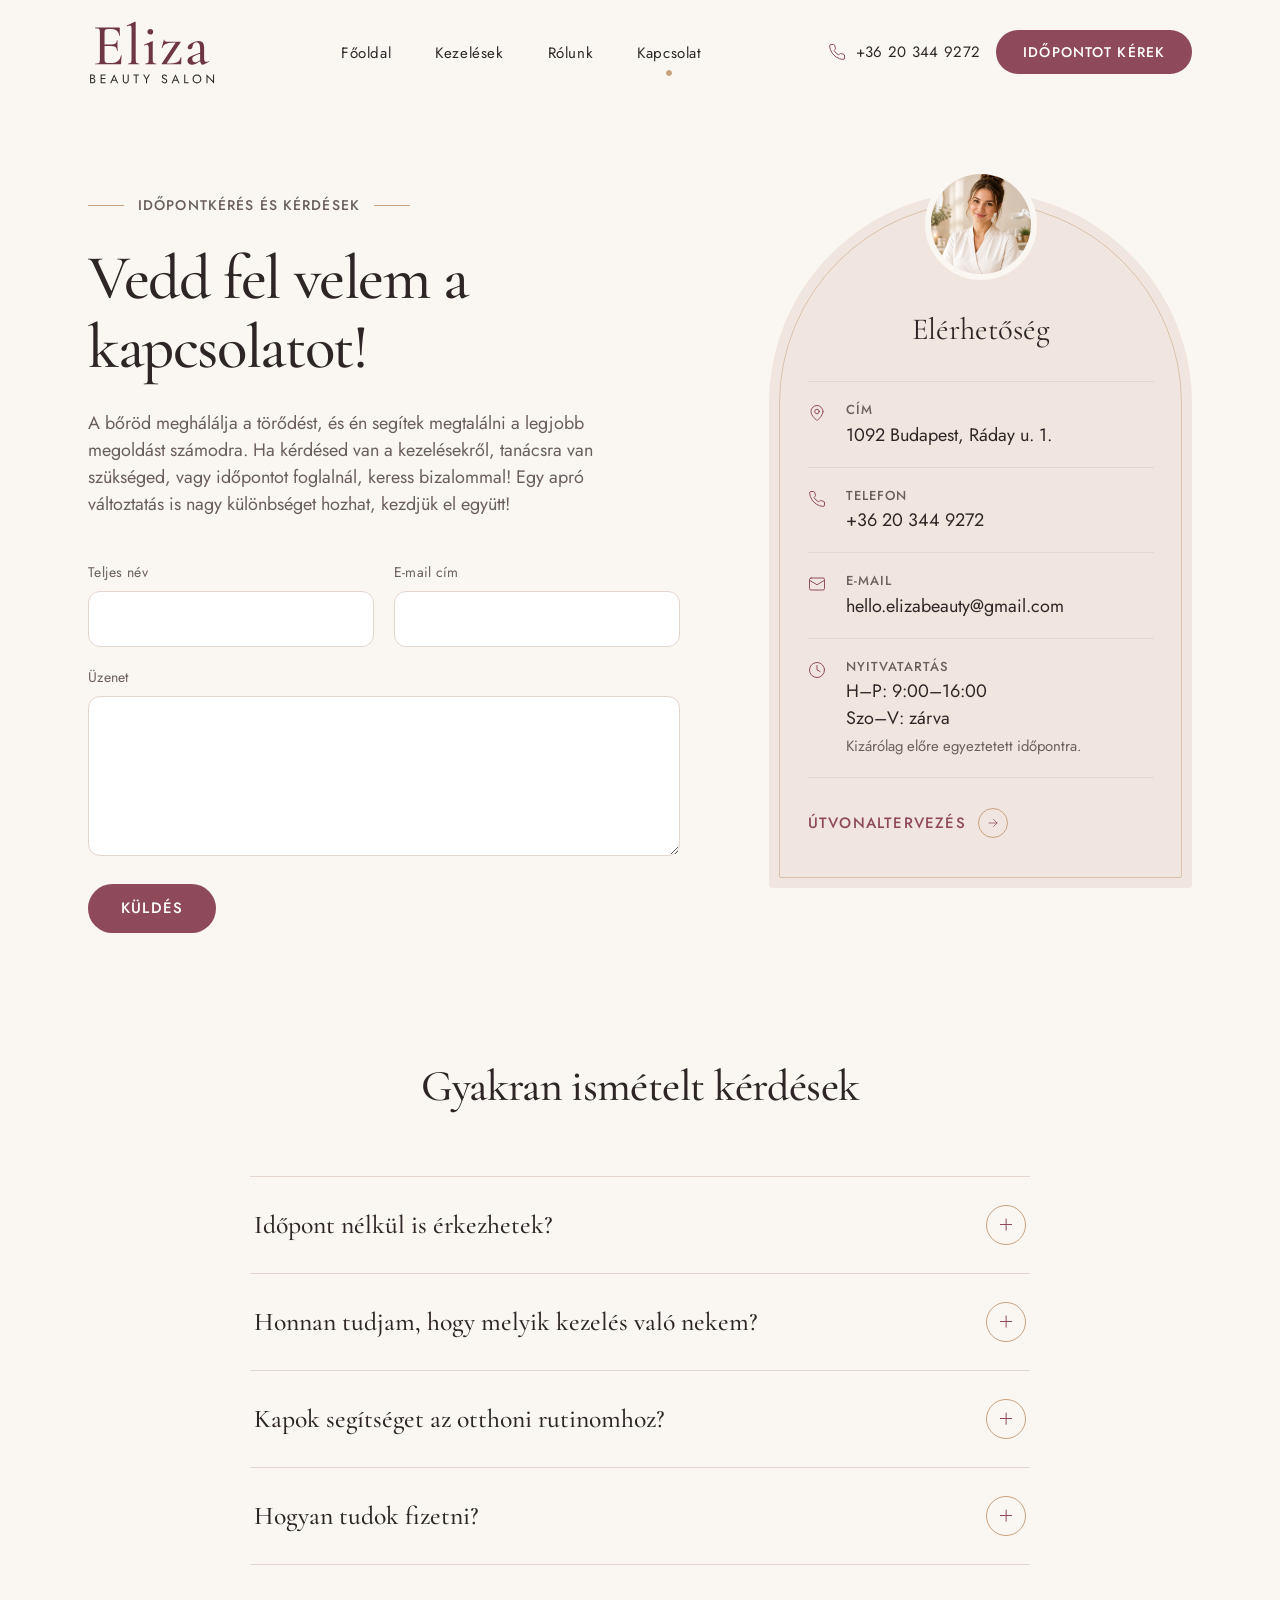
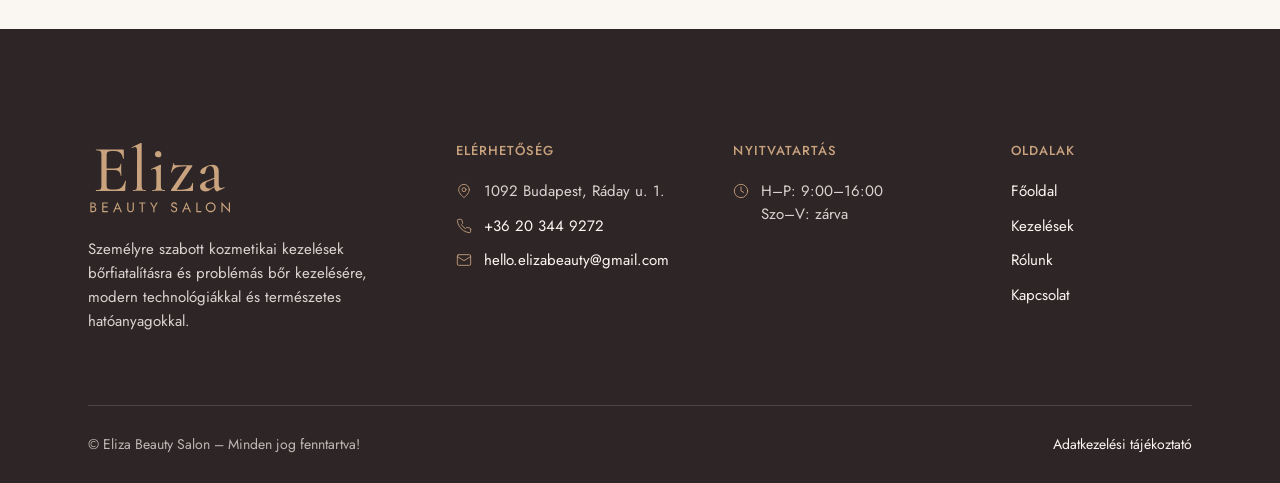
<file: public/kapcsolat.html>
<!doctype html>
<html lang="hu">
<head>
  <meta charset="UTF-8">
  <meta name="viewport" content="width=device-width, initial-scale=1.0">
  <meta name="description" content="Kérj időpontot az Eliza Beauty Salonba: 1092 Budapest, Ráday u. 1., +36 20 344 9272. Nyitva hétfőtől péntekig 9:00–16:00. Írj vagy hívj bizalommal!">
  <title>Kapcsolat és időpontkérés – Eliza Beauty Salon, Budapest</title>
  <meta name="robots" content="index, follow">
  <link rel="canonical" href="https://elisabeauty.netlify.app/kapcsolat.html">
  <meta name="theme-color" content="#FAF6F2">
  <!-- Open Graph / közösségi megosztás -->
  <meta property="og:type" content="website">
  <meta property="og:site_name" content="Eliza Beauty Salon">
  <meta property="og:locale" content="hu_HU">
  <meta property="og:title" content="Kapcsolat és időpontkérés – Eliza Beauty Salon, Budapest">
  <meta property="og:description" content="Kérj időpontot az Eliza Beauty Salonba: 1092 Budapest, Ráday u. 1., +36 20 344 9272. Nyitva hétfőtől péntekig 9:00–16:00. Írj vagy hívj bizalommal!">
  <meta property="og:url" content="https://elisabeauty.netlify.app/kapcsolat.html">
  <meta property="og:image" content="https://elisabeauty.netlify.app/images/og-image.jpg">
  <meta property="og:image:width" content="1200">
  <meta property="og:image:height" content="630">
  <meta property="og:image:alt" content="Sipos Eliza mesterkozmetikus a napfényes kezelőszobában">
  <meta name="twitter:card" content="summary_large_image">
  <script type="application/ld+json">
  {
    "@context": "https://schema.org",
    "@type": "BeautySalon",
    "@id": "https://elisabeauty.netlify.app/#salon",
    "name": "Eliza Beauty Salon",
    "description": "Személyre szabott arcfiatalító és anti-akné kozmetikai kezelések Sipos Eliza mesterkozmetikustól Budapesten, a Ráday utcában.",
    "url": "https://elisabeauty.netlify.app/",
    "image": "https://elisabeauty.netlify.app/images/og-image.jpg",
    "logo": "https://elisabeauty.netlify.app/images/logo/logo-fejlec.svg",
    "telephone": "+36203449272",
    "email": "hello.elizabeauty@gmail.com",
    "priceRange": "59 000–99 000 Ft",
    "currenciesAccepted": "HUF",
    "paymentAccepted": "Készpénz, bankkártya",
    "address": {
      "@type": "PostalAddress",
      "streetAddress": "Ráday u. 1.",
      "addressLocality": "Budapest",
      "postalCode": "1092",
      "addressCountry": "HU"
    },
    "openingHoursSpecification": [
      {
        "@type": "OpeningHoursSpecification",
        "dayOfWeek": ["Monday", "Tuesday", "Wednesday", "Thursday", "Friday"],
        "opens": "09:00",
        "closes": "16:00"
      }
    ],
    "hasMap": "https://www.google.com/maps/search/?api=1&query=1092+Budapest%2C+R%C3%A1day+utca+1.",
    "areaServed": { "@type": "City", "name": "Budapest" },
    "foundingDate": "2011",
    "founder": { "@type": "Person", "name": "Sipos Eliza", "jobTitle": "Mesterkozmetikus" }
  }
  </script>
  <script type="application/ld+json">
  {
    "@context": "https://schema.org",
    "@type": "FAQPage",
    "mainEntity": [
      { "@type": "Question", "name": "Időpont nélkül is érkezhetek?", "acceptedAnswer": { "@type": "Answer", "text": "Nem, a kozmetikámban kizárólag időpontra fogadok vendégeket." } },
      { "@type": "Question", "name": "Honnan tudjam, hogy melyik kezelés való nekem?", "acceptedAnswer": { "@type": "Answer", "text": "Az első találkozás alkalmával a kezelés előtt diagnosztizálom a bőrödet, és felvázolom a kezelési tervet." } },
      { "@type": "Question", "name": "Kapok segítséget az otthoni rutinomhoz?", "acceptedAnswer": { "@type": "Answer", "text": "Igen, természetesen! Az első alkalmat követően elmondom, hogy mire figyelj a mindennapokban, milyen termékeket használj, hogy a bőröd a lehető legjobb törődést kapja." } },
      { "@type": "Question", "name": "Hogyan tudok fizetni?", "acceptedAnswer": { "@type": "Answer", "text": "Bankkártyával és készpénzzel is fizethetsz a szalonban." } }
    ]
  }
  </script>
  <link rel="icon" href="images/logo/favicon.svg" type="image/svg+xml">
  <link rel="preconnect" href="https://fonts.googleapis.com">
  <link rel="preconnect" href="https://fonts.gstatic.com" crossorigin>
  <link href="https://fonts.googleapis.com/css2?family=Cormorant+Garamond:ital,wght@0,400;0,500;0,600;1,400;1,500&family=Jost:wght@300;400;500&display=swap" rel="stylesheet">
  <link rel="stylesheet" href="css/site.css">
</head>
<body>
  <a class="skip" href="#tartalom">Ugrás a tartalomra</a>

  <!-- Közös ikon-definíció: boltív (tükör) körvonal -->
  <svg width="0" height="0" style="position:absolute" aria-hidden="true">
    <defs>
      <symbol id="i-phone" viewBox="0 0 24 24"><path fill="none" stroke="currentColor" stroke-width="1.3" stroke-linecap="round" stroke-linejoin="round" d="M22 16.92v3a2 2 0 0 1-2.18 2 19.79 19.79 0 0 1-8.63-3.07 19.5 19.5 0 0 1-6-6 19.79 19.79 0 0 1-3.07-8.67A2 2 0 0 1 4.11 2h3a2 2 0 0 1 2 1.72c.13.96.36 1.9.7 2.81a2 2 0 0 1-.45 2.11L8.09 9.91a16 16 0 0 0 6 6l1.27-1.27a2 2 0 0 1 2.11-.45c.91.34 1.85.57 2.81.7A2 2 0 0 1 22 16.92z"/></symbol>
      <symbol id="i-arrow" viewBox="0 0 24 24"><path fill="none" stroke="currentColor" stroke-width="1.3" stroke-linecap="round" stroke-linejoin="round" d="M5 12h14M13 6l6 6-6 6"/></symbol>
      <symbol id="i-pin" viewBox="0 0 24 24"><g fill="none" stroke="currentColor" stroke-width="1.3" stroke-linecap="round" stroke-linejoin="round"><path d="M20 10c0 6-8 12-8 12s-8-6-8-12a8 8 0 0 1 16 0z"/><circle cx="12" cy="10" r="3"/></g></symbol>
      <symbol id="i-mail" viewBox="0 0 24 24"><g fill="none" stroke="currentColor" stroke-width="1.3" stroke-linecap="round" stroke-linejoin="round"><rect x="2" y="4" width="20" height="16" rx="2"/><path d="m22 7-10 6L2 7"/></g></symbol>
      <symbol id="i-clock" viewBox="0 0 24 24"><g fill="none" stroke="currentColor" stroke-width="1.3" stroke-linecap="round" stroke-linejoin="round"><circle cx="12" cy="12" r="10"/><path d="M12 6v6l4 2"/></g></symbol>
      <symbol id="i-check" viewBox="0 0 24 24"><path fill="none" stroke="currentColor" stroke-width="1.3" stroke-linecap="round" stroke-linejoin="round" d="M20 6 9 17l-5-5"/></symbol>
    </defs>
  </svg>

  <!-- ============ FEJLÉC ============ -->
  <header class="site-header" id="fejlec">
    <div class="wrap hdr-inner">
      <a href="index.html" class="logo" aria-label="Eliza Beauty Salon, főoldal">
        <img src="images/logo/logo-fejlec.svg" alt="Eliza Beauty Salon" width="128" height="64">
      </a>
      <nav class="hdr-nav" aria-label="Főmenü">
        <ul>
          <li><a href="index.html">Főoldal</a></li>
          <li><a href="kezelesek.html">Kezelések</a></li>
          <li><a href="rolunk.html">Rólunk</a></li>
          <li><a href="kapcsolat.html" aria-current="page">Kapcsolat</a></li>
        </ul>
      </nav>
      <div class="hdr-actions">
        <a class="hdr-phone-full" href="tel:+36203449272"><svg width="18" height="18" aria-hidden="true"><use href="#i-phone"/></svg>+36&nbsp;20&nbsp;344&nbsp;9272</a>
        <a class="circle-btn hdr-phone-icon" href="tel:+36203449272" aria-label="Hívás: +36 20 344 9272"><svg width="18" height="18" aria-hidden="true"><use href="#i-phone"/></svg></a>
        <a class="btn btn-primary hdr-cta" href="#idopont">Időpontot kérek</a>
        <button class="circle-btn menu-toggle" type="button" aria-expanded="false" aria-controls="mobilmenu" aria-label="Menü megnyitása"><span class="bars" aria-hidden="true"><i></i><i></i></span></button>
      </div>
    </div>
  </header>

  <div class="mobile-menu" id="mobilmenu" aria-hidden="true">
    <div class="mm-arch" aria-hidden="true"></div>
    <nav aria-label="Mobil menü">
      <ul>
        <li><a href="index.html">Főoldal</a></li>
        <li><a href="kezelesek.html">Kezelések</a></li>
        <li><a href="rolunk.html">Rólunk</a></li>
        <li><a href="kapcsolat.html" aria-current="page">Kapcsolat</a></li>
      </ul>
    </nav>
    <div class="mm-foot">
      <a class="btn btn-primary" href="#idopont">Időpontot kérek</a>
      <a class="tel" href="tel:+36203449272">+36&nbsp;20&nbsp;344&nbsp;9272</a>
    </div>
  </div>

    <!-- ============ KAPCSOLAT + ŰRLAP ============ -->
    <section class="contact-hero" id="idopont" aria-labelledby="hero-cim">
      <div class="wrap contact-grid">
        <div class="contact-copy" data-form-wrap>
          <p class="kicker kicker-lines" data-reveal="rise">Időpontkérés és kérdések</p>
          <h1 class="h1" id="hero-cim" data-reveal="rise" style="--d:.1s">Vedd fel velem a kapcsolatot!</h1>
          <p data-reveal="rise" style="--d:.2s">A bőröd meghálálja a törődést, és én segítek megtalálni a legjobb megoldást számodra. Ha kérdésed van a kezelésekről, tanácsra van szükséged, vagy időpontot foglalnál, keress bizalommal! Egy apró változtatás is nagy különbséget hozhat, kezdjük el együtt!</p>
          <form class="form" name="idopontkeres" method="POST" data-netlify="true" netlify-honeypot="bot-field" novalidate data-msg="Köszönöm, hamarosan jelentkezem!" data-reveal="rise" style="--d:.3s">
            <input type="hidden" name="subject" value="Új időpontkérés az Eliza Beauty Salon oldaláról">
            <p class="hp" aria-hidden="true"><label>Ezt a mezőt hagyd üresen: <input name="bot-field" tabindex="-1" autocomplete="off"></label></p>
            <div class="form-row">
              <div class="field"><label for="ik-nev">Teljes név</label><input id="ik-nev" name="nev" type="text" autocomplete="name" required></div>
              <div class="field"><label for="ik-email">E-mail cím</label><input id="ik-email" name="email" type="email" autocomplete="email" required></div>
            </div>
            <div class="field"><label for="ik-uzenet">Üzenet</label><textarea id="ik-uzenet" name="uzenet" required></textarea></div>
            <button class="btn btn-primary" type="submit">Küldés</button>
          </form>
          <div class="form-done" role="status" aria-live="polite"><span class="ok" aria-hidden="true"><svg width="22" height="22"><use href="#i-check"/></svg></span><p></p></div>
        </div>

        <aside class="contact-card" aria-labelledby="elerhetoseg-cim" data-reveal="rise" style="--d:.2s">
          <div class="circle"><img src="images/eliza-portre.webp" alt="Sipos Eliza mesterkozmetikus" width="800" height="1200" loading="lazy"></div>
          <h2 id="elerhetoseg-cim">Elérhetőség</h2>
          <ul class="contact-list">
            <li><svg width="18" height="18" aria-hidden="true"><use href="#i-pin"/></svg><div><span class="lbl">Cím</span>1092&nbsp;Budapest, Ráday u.&nbsp;1.</div></li>
            <li><svg width="18" height="18" aria-hidden="true"><use href="#i-phone"/></svg><div><span class="lbl">Telefon</span><a href="tel:+36203449272">+36&nbsp;20&nbsp;344&nbsp;9272</a></div></li>
            <li><svg width="18" height="18" aria-hidden="true"><use href="#i-mail"/></svg><div><span class="lbl">E-mail</span><a href="mailto:hello.elizabeauty@gmail.com">hello.elizabeauty@gmail.com</a></div></li>
            <li><svg width="18" height="18" aria-hidden="true"><use href="#i-clock"/></svg><div><span class="lbl">Nyitvatartás</span>H–P: 9:00–16:00<br>Szo–V: zárva<br><span class="small" style="color:var(--color-brand-muted)">Kizárólag előre egyeztetett időpontra.</span></div></li>
          </ul>
          <a class="textlink" href="https://www.google.com/maps/search/?api=1&amp;query=1092+Budapest%2C+R%C3%A1day+utca+1." target="_blank" rel="noopener">Útvonaltervezés <span class="halo" aria-hidden="true"><svg width="14" height="14"><use href="#i-arrow"/></svg></span></a>
        </aside>
      </div>
    </section>

    <!-- ============ GYIK ============ -->
    <section class="section" aria-labelledby="gyik-cim">
      <div class="wrap">
        <h2 class="h2 center" id="gyik-cim" data-reveal="rise">Gyakran ismételt kérdések</h2>
        <div class="faq" data-reveal="rise" style="--d:.15s">
          <div class="faq-item">
            <h3><button class="faq-q" type="button" aria-expanded="false" aria-controls="gy1" id="gy1-q">Időpont nélkül is érkezhetek?<span class="tog" aria-hidden="true"></span></button></h3>
            <div class="faq-a" id="gy1" role="region" aria-labelledby="gy1-q"><div><p>Nem, a kozmetikámban kizárólag időpontra fogadok vendégeket.</p></div></div>
          </div>
          <div class="faq-item">
            <h3><button class="faq-q" type="button" aria-expanded="false" aria-controls="gy2" id="gy2-q">Honnan tudjam, hogy melyik kezelés való nekem?<span class="tog" aria-hidden="true"></span></button></h3>
            <div class="faq-a" id="gy2" role="region" aria-labelledby="gy2-q"><div><p>Az első találkozás alkalmával a kezelés előtt diagnosztizálom a bőrödet, és felvázolom a kezelési tervet.</p></div></div>
          </div>
          <div class="faq-item">
            <h3><button class="faq-q" type="button" aria-expanded="false" aria-controls="gy3" id="gy3-q">Kapok segítséget az otthoni rutinomhoz?<span class="tog" aria-hidden="true"></span></button></h3>
            <div class="faq-a" id="gy3" role="region" aria-labelledby="gy3-q"><div><p>Igen, természetesen! Az első alkalmat követően elmondom, hogy mire figyelj a mindennapokban, milyen termékeket használj, hogy a bőröd a lehető legjobb törődést kapja.</p></div></div>
          </div>
          <div class="faq-item">
            <h3><button class="faq-q" type="button" aria-expanded="false" aria-controls="gy4" id="gy4-q">Hogyan tudok fizetni?<span class="tog" aria-hidden="true"></span></button></h3>
            <div class="faq-a" id="gy4" role="region" aria-labelledby="gy4-q"><div><p>Bankkártyával és készpénzzel is fizethetsz a szalonban.</p></div></div>
          </div>
        </div>
      </div>
    </section>
  </main>

  <!-- ============ LÁBLÉC ============ -->
  <footer class="site-footer on-dark">
    <div class="wrap">
      <div class="foot-grid">
        <div class="foot-about">
          <a href="#top" class="foot-logo" aria-label="Eliza Beauty Salon, vissza az oldal tetejére"><img src="images/logo/logo-fejlec-arany.svg" alt="Eliza Beauty Salon" width="143" height="72" loading="lazy"></a>
          <p>Személyre szabott kozmetikai kezelések bőrfiatalításra és problémás bőr kezelésére, modern technológiákkal és természetes hatóanyagokkal.</p>
        </div>
        <div>
          <h2>Elérhetőség</h2>
          <ul class="foot-contact">
            <li><svg width="16" height="16" aria-hidden="true"><use href="#i-pin"/></svg><span>1092 Budapest, Ráday u.&nbsp;1.</span></li>
            <li><svg width="16" height="16" aria-hidden="true"><use href="#i-phone"/></svg><a href="tel:+36203449272">+36&nbsp;20&nbsp;344&nbsp;9272</a></li>
            <li><svg width="16" height="16" aria-hidden="true"><use href="#i-mail"/></svg><a href="mailto:hello.elizabeauty@gmail.com">hello.elizabeauty@gmail.com</a></li>
          </ul>
        </div>
        <div>
          <h2>Nyitvatartás</h2>
          <ul class="foot-contact">
            <li><svg width="16" height="16" aria-hidden="true"><use href="#i-clock"/></svg><span>H–P: 9:00–16:00<br>Szo–V: zárva</span></li>
          </ul>
        </div>
        <nav aria-label="Lábléc menü">
          <h2>Oldalak</h2>
          <ul>
            <li><a href="index.html">Főoldal</a></li>
            <li><a href="kezelesek.html">Kezelések</a></li>
            <li><a href="rolunk.html">Rólunk</a></li>
            <li><a href="kapcsolat.html">Kapcsolat</a></li>
          </ul>
        </nav>
      </div>

      <div class="foot-bottom">
        <span>© Eliza Beauty Salon – Minden jog fenntartva!</span>
        <a href="adatkezeles.html">Adatkezelési tájékoztató</a>
      </div>
    </div>
  </footer>

  <script src="js/site.js"></script>
</body>
</html>
</file>
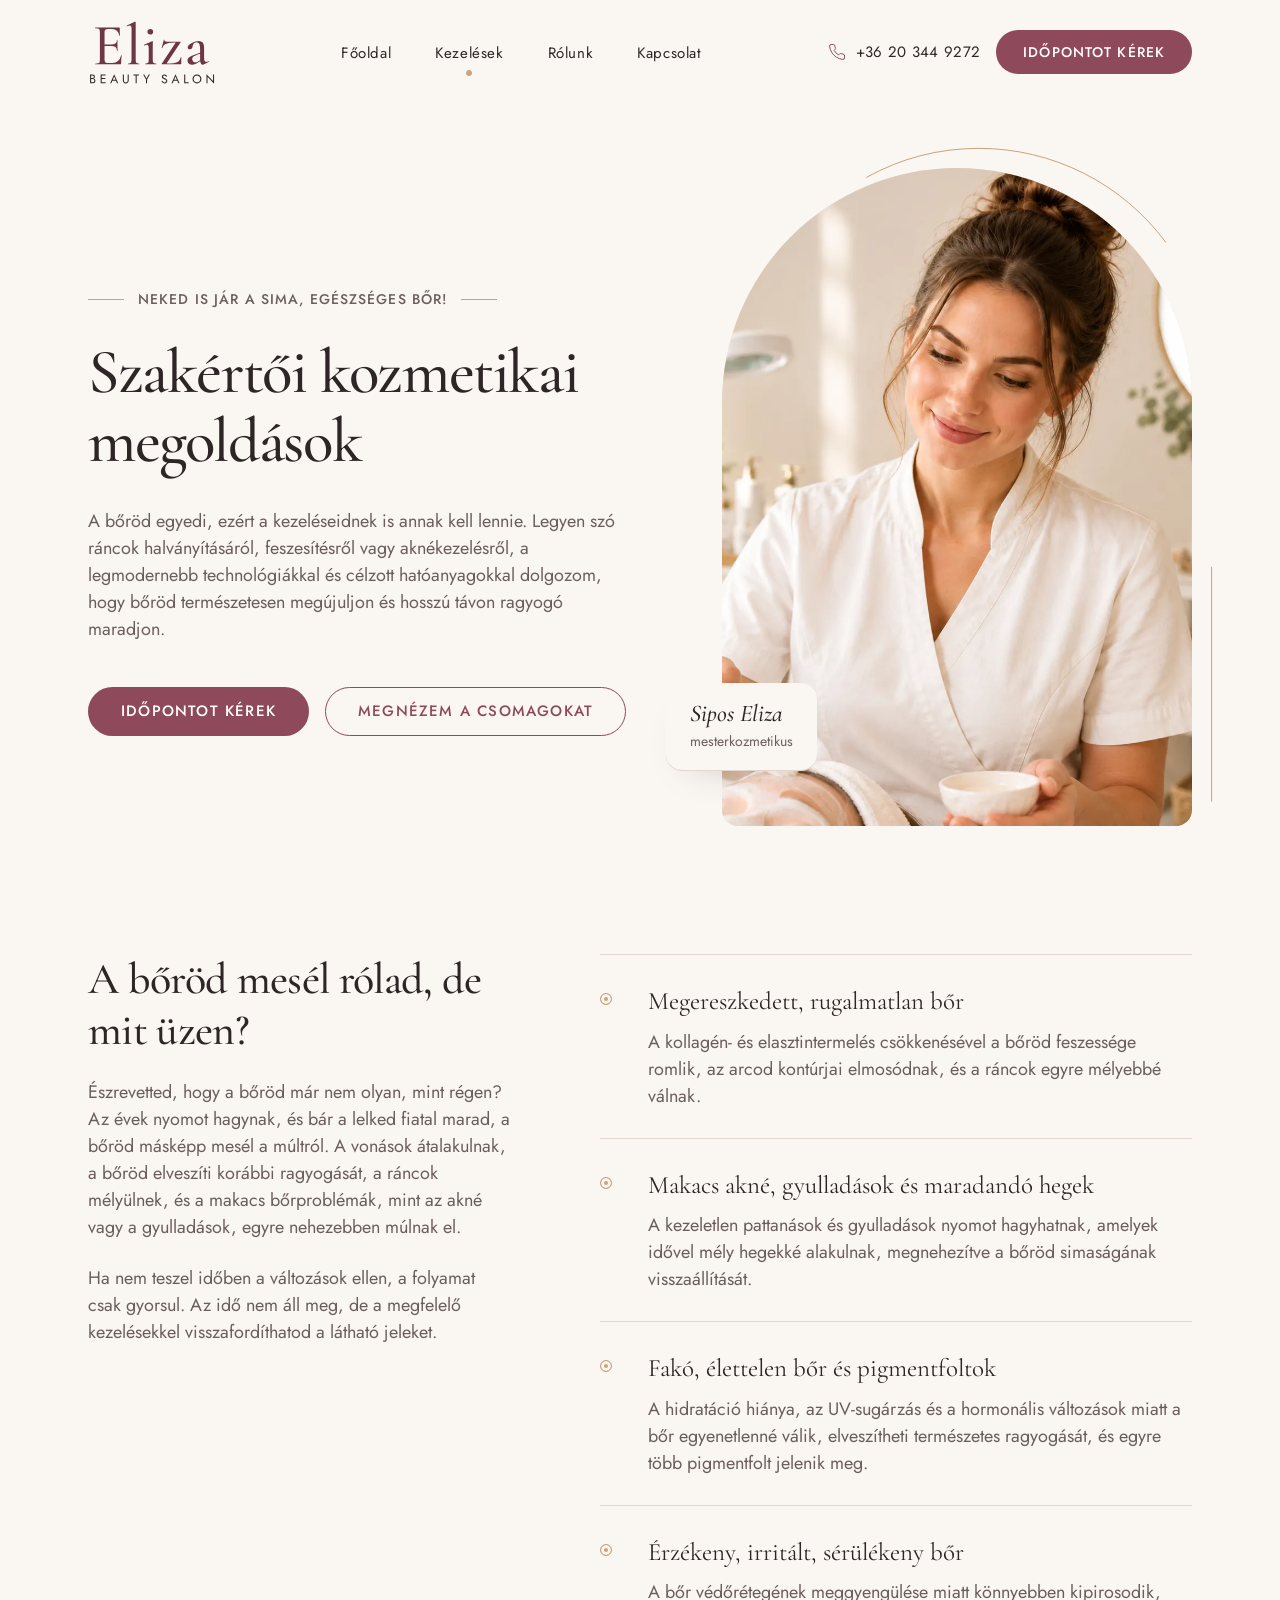
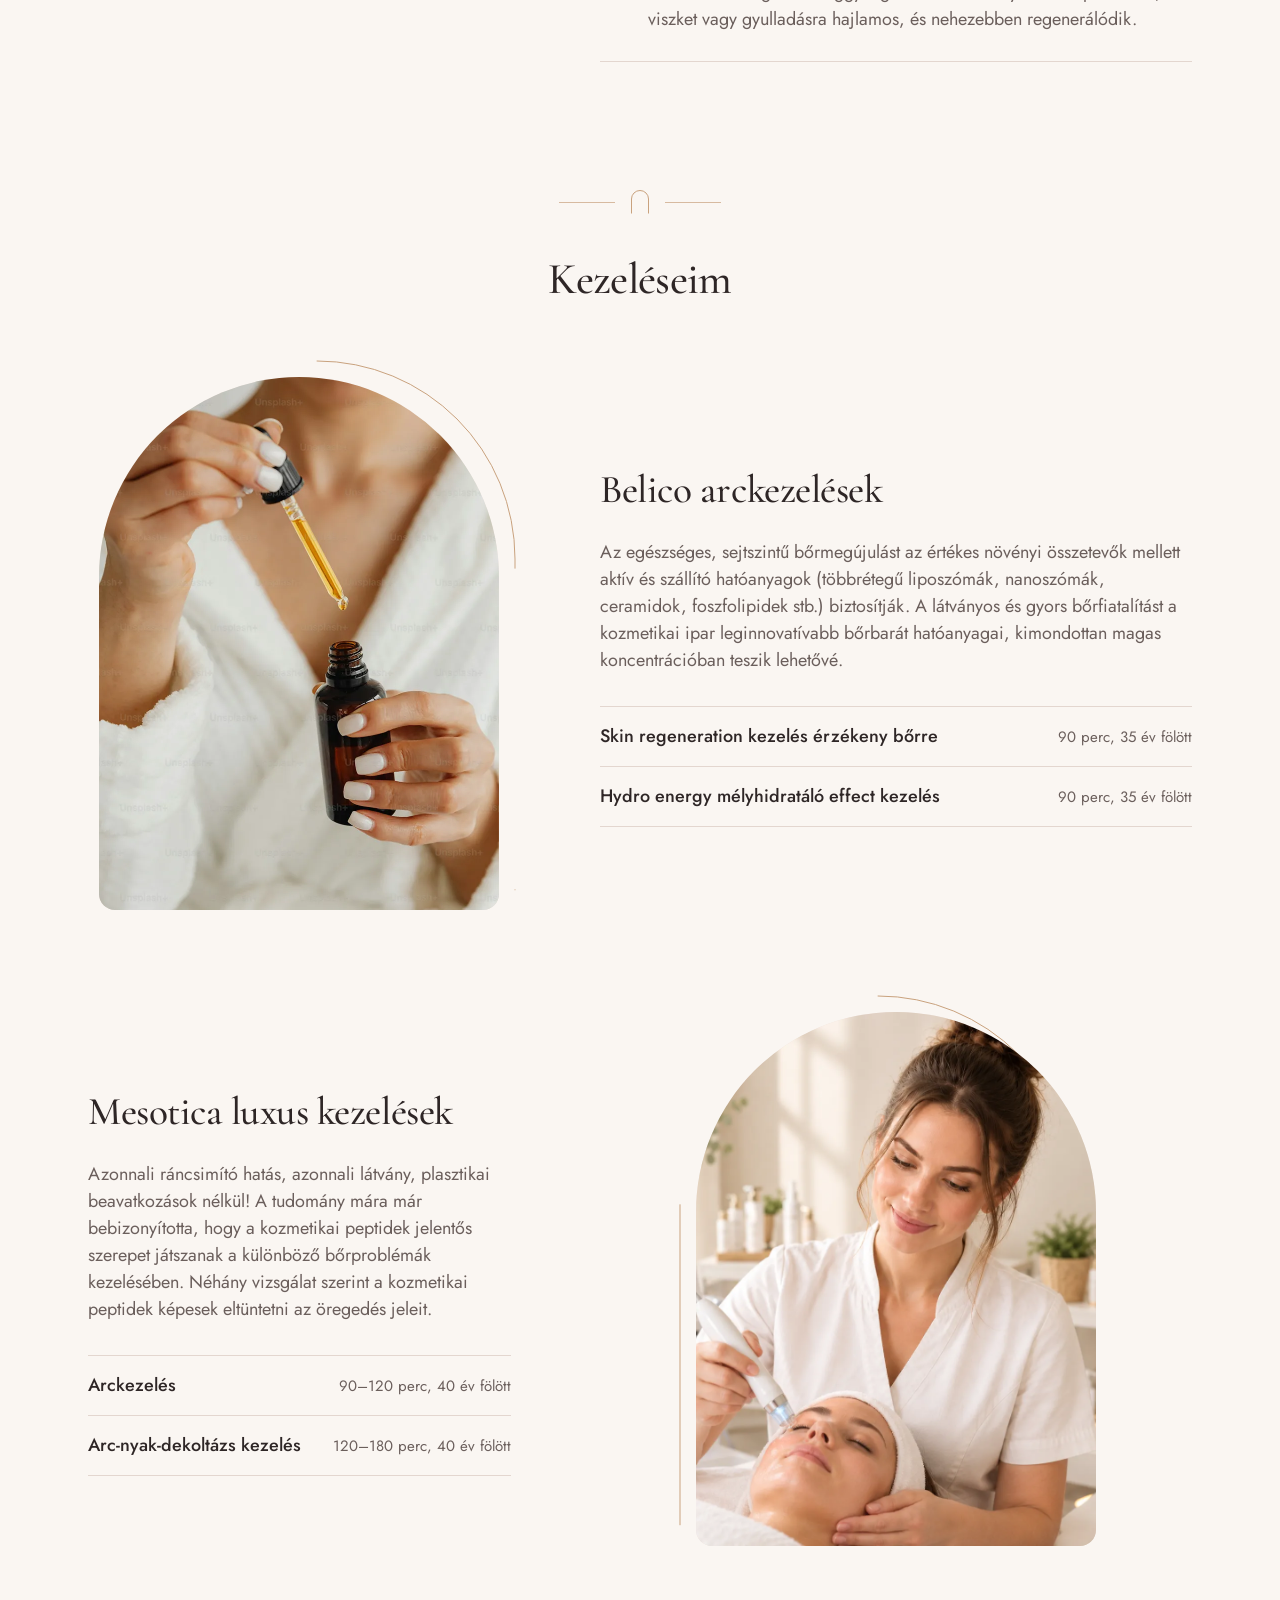
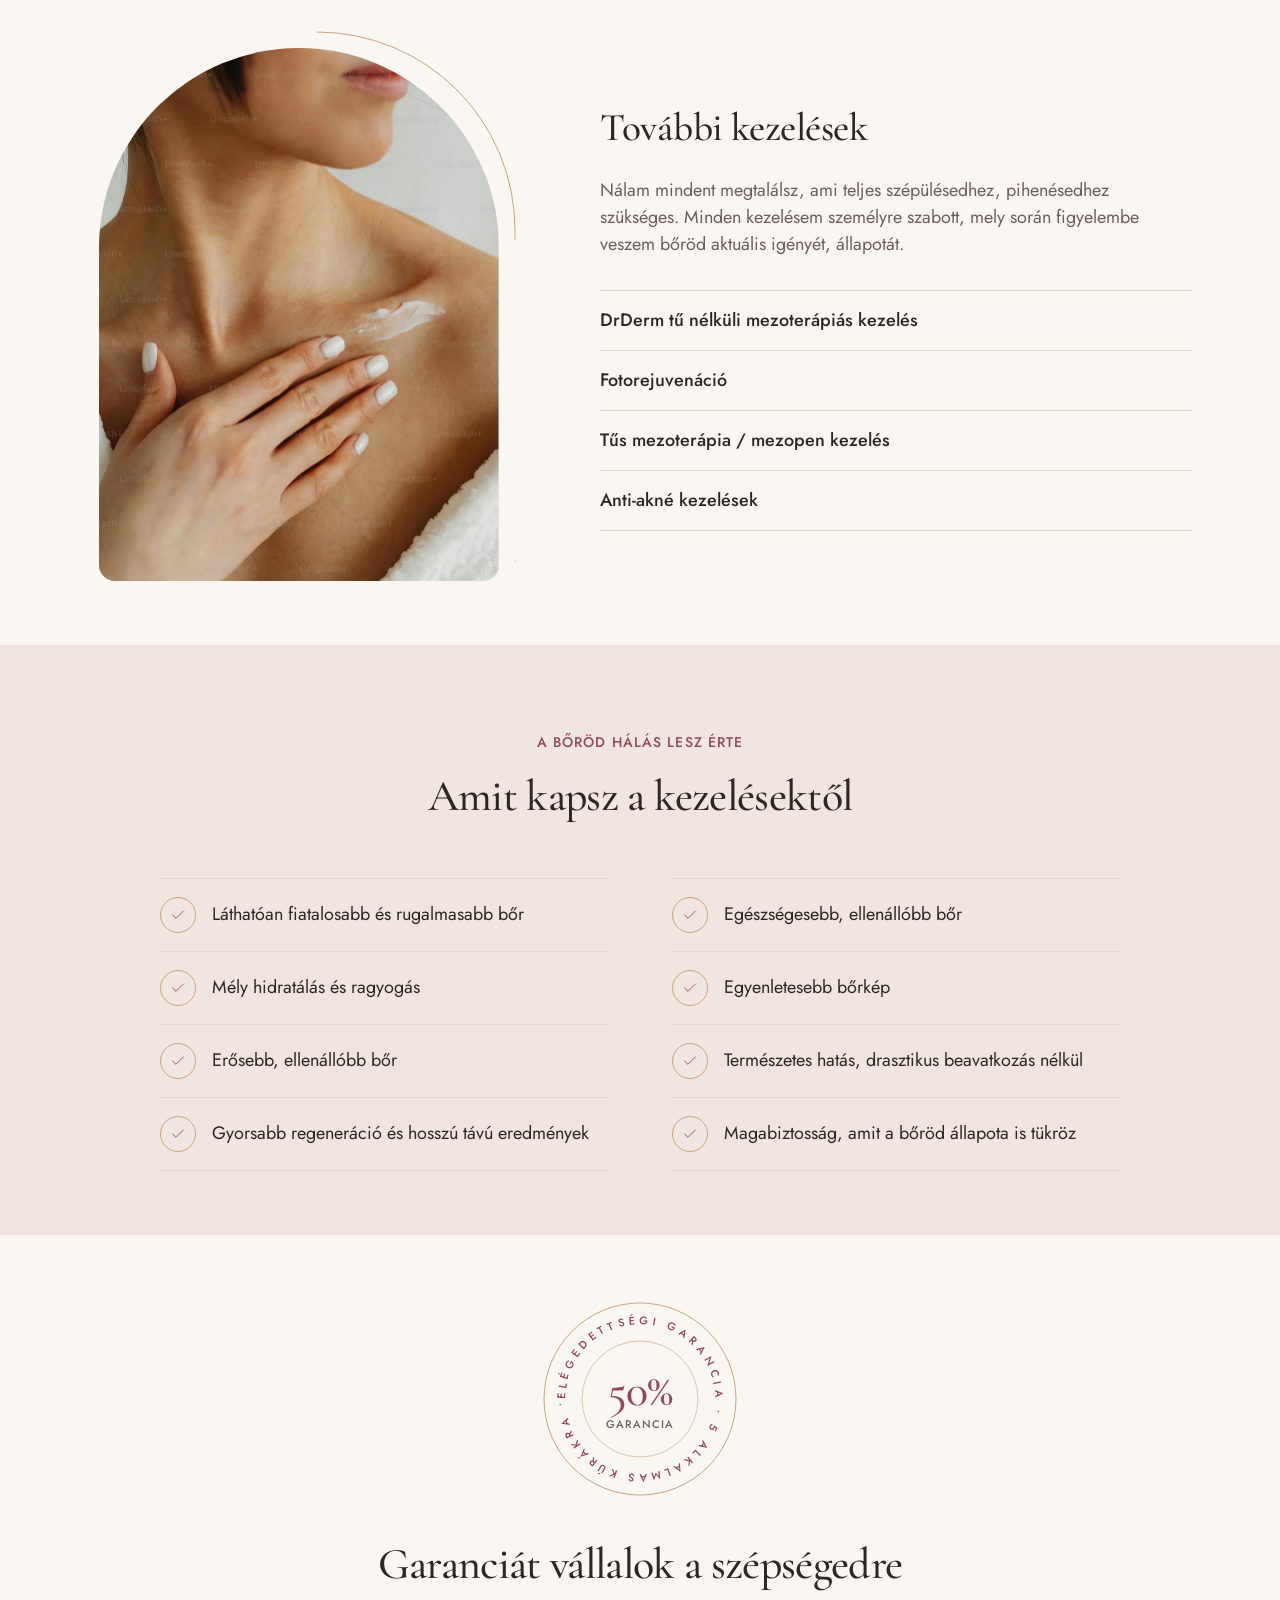
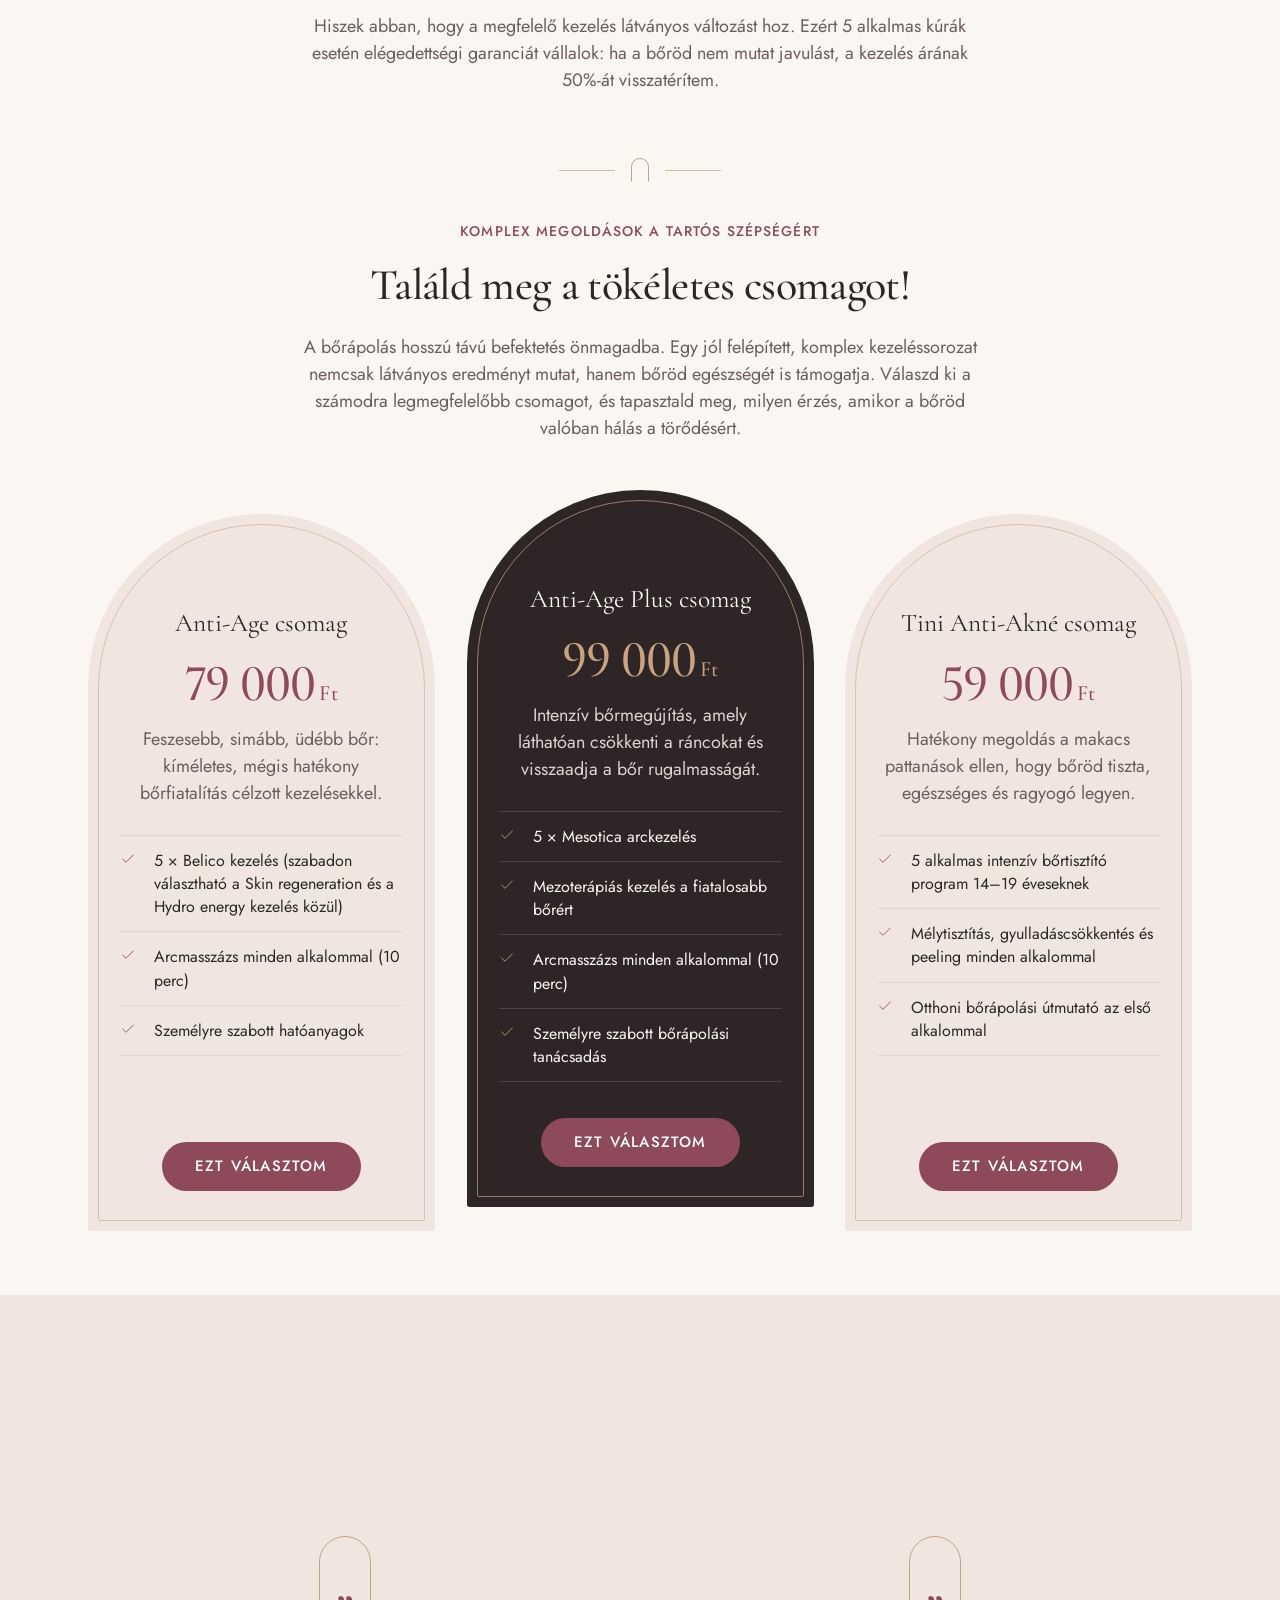
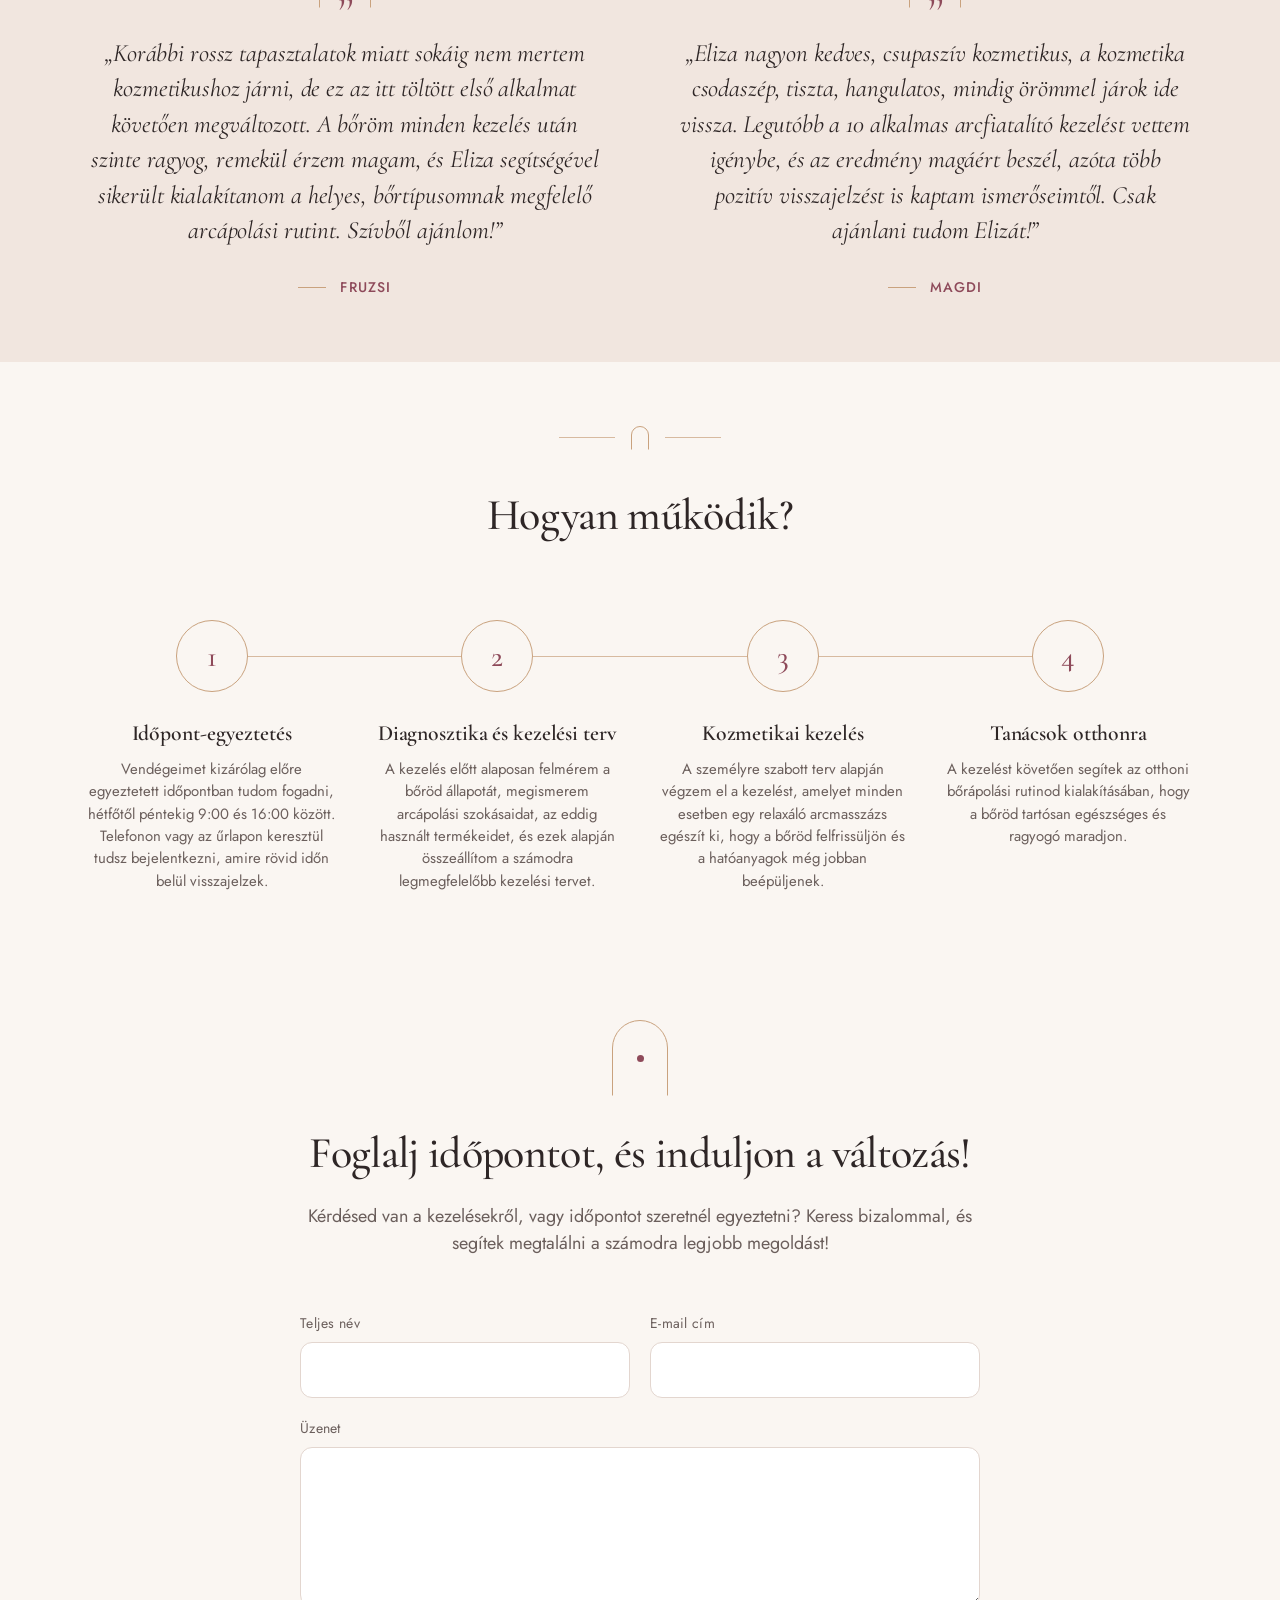
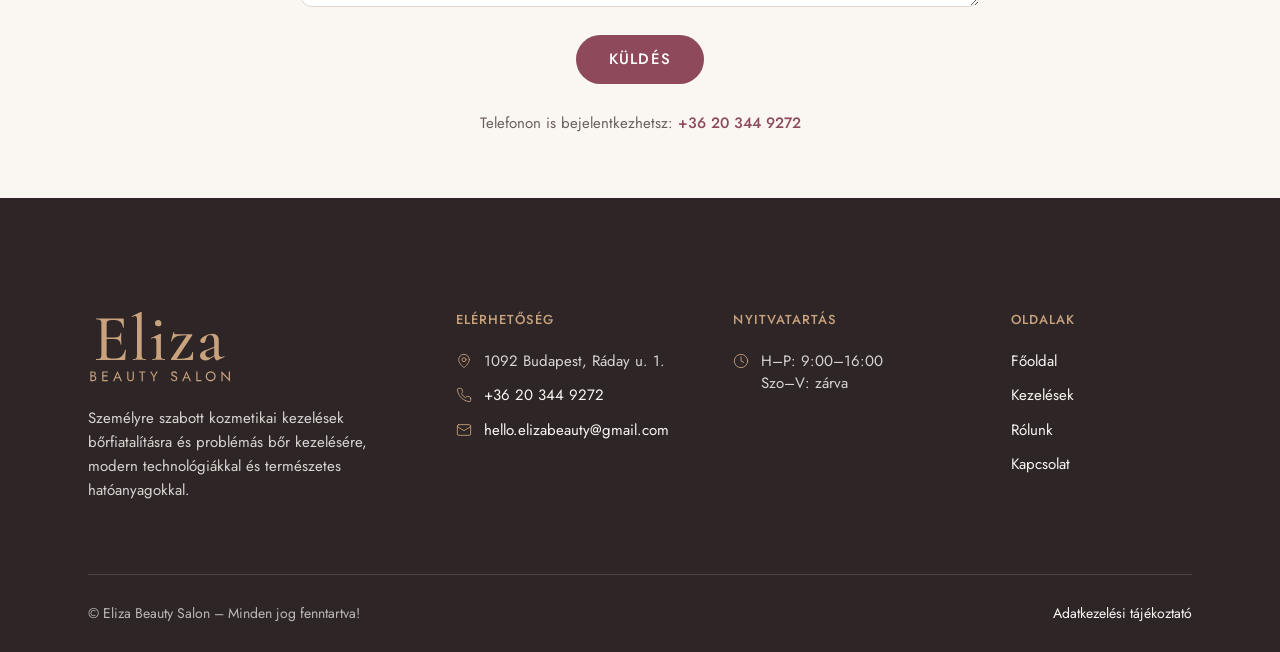
<file: public/kezelesek.html>
<!doctype html>
<html lang="hu">
<head>
  <meta charset="UTF-8">
  <meta name="viewport" content="width=device-width, initial-scale=1.0">
  <meta name="description" content="Belico és Mesotica arckezelések, mezoterápia, fotorejuvenáció és anti-akné kezelések Budapesten, csomagok 59 000 Ft-tól. Nézd meg, melyik illik hozzád!">
  <title>Kezelések és árak – Eliza Beauty Salon, Budapest</title>
  <meta name="robots" content="index, follow">
  <link rel="canonical" href="https://elisabeauty.netlify.app/kezelesek.html">
  <meta name="theme-color" content="#FAF6F2">
  <!-- Open Graph / közösségi megosztás -->
  <meta property="og:type" content="website">
  <meta property="og:site_name" content="Eliza Beauty Salon">
  <meta property="og:locale" content="hu_HU">
  <meta property="og:title" content="Kezelések és árak – Eliza Beauty Salon, Budapest">
  <meta property="og:description" content="Belico és Mesotica arckezelések, mezoterápia, fotorejuvenáció és anti-akné kezelések Budapesten, csomagok 59 000 Ft-tól. Nézd meg, melyik illik hozzád!">
  <meta property="og:url" content="https://elisabeauty.netlify.app/kezelesek.html">
  <meta property="og:image" content="https://elisabeauty.netlify.app/images/og-image.jpg">
  <meta property="og:image:width" content="1200">
  <meta property="og:image:height" content="630">
  <meta property="og:image:alt" content="Sipos Eliza mesterkozmetikus a napfényes kezelőszobában">
  <meta name="twitter:card" content="summary_large_image">
  <script type="application/ld+json">
  {
    "@context": "https://schema.org",
    "@type": "BeautySalon",
    "@id": "https://elisabeauty.netlify.app/#salon",
    "name": "Eliza Beauty Salon",
    "description": "Személyre szabott arcfiatalító és anti-akné kozmetikai kezelések Sipos Eliza mesterkozmetikustól Budapesten, a Ráday utcában.",
    "url": "https://elisabeauty.netlify.app/",
    "image": "https://elisabeauty.netlify.app/images/og-image.jpg",
    "logo": "https://elisabeauty.netlify.app/images/logo/logo-fejlec.svg",
    "telephone": "+36203449272",
    "email": "hello.elizabeauty@gmail.com",
    "priceRange": "59 000–99 000 Ft",
    "currenciesAccepted": "HUF",
    "paymentAccepted": "Készpénz, bankkártya",
    "address": {
      "@type": "PostalAddress",
      "streetAddress": "Ráday u. 1.",
      "addressLocality": "Budapest",
      "postalCode": "1092",
      "addressCountry": "HU"
    },
    "openingHoursSpecification": [
      {
        "@type": "OpeningHoursSpecification",
        "dayOfWeek": ["Monday", "Tuesday", "Wednesday", "Thursday", "Friday"],
        "opens": "09:00",
        "closes": "16:00"
      }
    ],
    "hasMap": "https://www.google.com/maps/search/?api=1&query=1092+Budapest%2C+R%C3%A1day+utca+1.",
    "areaServed": { "@type": "City", "name": "Budapest" },
    "foundingDate": "2011",
    "founder": { "@type": "Person", "name": "Sipos Eliza", "jobTitle": "Mesterkozmetikus" },
    "hasOfferCatalog": {
      "@type": "OfferCatalog",
      "name": "Kezelések és csomagok",
      "itemListElement": [
        { "@type": "Offer", "price": "79000", "priceCurrency": "HUF", "itemOffered": { "@type": "Service", "name": "Anti-Age csomag", "description": "5 × Belico kezelés, arcmasszázs minden alkalommal (10 perc), személyre szabott hatóanyagok." } },
        { "@type": "Offer", "price": "99000", "priceCurrency": "HUF", "itemOffered": { "@type": "Service", "name": "Anti-Age Plus csomag", "description": "5 × Mesotica arckezelés, mezoterápiás kezelés, arcmasszázs minden alkalommal (10 perc), személyre szabott bőrápolási tanácsadás." } },
        { "@type": "Offer", "price": "59000", "priceCurrency": "HUF", "itemOffered": { "@type": "Service", "name": "Tini Anti-Akné csomag", "description": "5 alkalmas intenzív bőrtisztító program 14–19 éveseknek." } },
        { "@type": "Offer", "itemOffered": { "@type": "Service", "name": "Belico arckezelések", "description": "Skin regeneration kezelés érzékeny bőrre és Hydro energy mélyhidratáló effect kezelés, 90 perc." } },
        { "@type": "Offer", "itemOffered": { "@type": "Service", "name": "Mesotica luxus kezelések", "description": "Arckezelés (90–120 perc) és arc-nyak-dekoltázs kezelés (120–180 perc)." } },
        { "@type": "Offer", "itemOffered": { "@type": "Service", "name": "DrDerm tű nélküli mezoterápiás kezelés" } },
        { "@type": "Offer", "itemOffered": { "@type": "Service", "name": "Fotorejuvenáció" } },
        { "@type": "Offer", "itemOffered": { "@type": "Service", "name": "Tűs mezoterápia / mezopen kezelés" } },
        { "@type": "Offer", "itemOffered": { "@type": "Service", "name": "Anti-akné kezelések" } }
      ]
    }
  }
  </script>
  <link rel="icon" href="images/logo/favicon.svg" type="image/svg+xml">
  <link rel="preconnect" href="https://fonts.googleapis.com">
  <link rel="preconnect" href="https://fonts.gstatic.com" crossorigin>
  <link href="https://fonts.googleapis.com/css2?family=Cormorant+Garamond:ital,wght@0,400;0,500;0,600;1,400;1,500&family=Jost:wght@300;400;500&display=swap" rel="stylesheet">
  <link rel="stylesheet" href="css/site.css">
</head>
<body>
  <a class="skip" href="#tartalom">Ugrás a tartalomra</a>

  <!-- Közös ikon-definíció: boltív (tükör) körvonal -->
  <svg width="0" height="0" style="position:absolute" aria-hidden="true">
    <defs>
      <symbol id="i-phone" viewBox="0 0 24 24"><path fill="none" stroke="currentColor" stroke-width="1.3" stroke-linecap="round" stroke-linejoin="round" d="M22 16.92v3a2 2 0 0 1-2.18 2 19.79 19.79 0 0 1-8.63-3.07 19.5 19.5 0 0 1-6-6 19.79 19.79 0 0 1-3.07-8.67A2 2 0 0 1 4.11 2h3a2 2 0 0 1 2 1.72c.13.96.36 1.9.7 2.81a2 2 0 0 1-.45 2.11L8.09 9.91a16 16 0 0 0 6 6l1.27-1.27a2 2 0 0 1 2.11-.45c.91.34 1.85.57 2.81.7A2 2 0 0 1 22 16.92z"/></symbol>
      <symbol id="i-arrow" viewBox="0 0 24 24"><path fill="none" stroke="currentColor" stroke-width="1.3" stroke-linecap="round" stroke-linejoin="round" d="M5 12h14M13 6l6 6-6 6"/></symbol>
      <symbol id="i-pin" viewBox="0 0 24 24"><g fill="none" stroke="currentColor" stroke-width="1.3" stroke-linecap="round" stroke-linejoin="round"><path d="M20 10c0 6-8 12-8 12s-8-6-8-12a8 8 0 0 1 16 0z"/><circle cx="12" cy="10" r="3"/></g></symbol>
      <symbol id="i-mail" viewBox="0 0 24 24"><g fill="none" stroke="currentColor" stroke-width="1.3" stroke-linecap="round" stroke-linejoin="round"><rect x="2" y="4" width="20" height="16" rx="2"/><path d="m22 7-10 6L2 7"/></g></symbol>
      <symbol id="i-clock" viewBox="0 0 24 24"><g fill="none" stroke="currentColor" stroke-width="1.3" stroke-linecap="round" stroke-linejoin="round"><circle cx="12" cy="12" r="10"/><path d="M12 6v6l4 2"/></g></symbol>
      <symbol id="i-check" viewBox="0 0 24 24"><path fill="none" stroke="currentColor" stroke-width="1.3" stroke-linecap="round" stroke-linejoin="round" d="M20 6 9 17l-5-5"/></symbol>
    </defs>
  </svg>

  <!-- ============ FEJLÉC ============ -->
  <header class="site-header" id="fejlec">
    <div class="wrap hdr-inner">
      <a href="index.html" class="logo" aria-label="Eliza Beauty Salon, főoldal">
        <img src="images/logo/logo-fejlec.svg" alt="Eliza Beauty Salon" width="128" height="64">
      </a>
      <nav class="hdr-nav" aria-label="Főmenü">
        <ul>
          <li><a href="index.html">Főoldal</a></li>
          <li><a href="kezelesek.html" aria-current="page">Kezelések</a></li>
          <li><a href="rolunk.html">Rólunk</a></li>
          <li><a href="kapcsolat.html">Kapcsolat</a></li>
        </ul>
      </nav>
      <div class="hdr-actions">
        <a class="hdr-phone-full" href="tel:+36203449272"><svg width="18" height="18" aria-hidden="true"><use href="#i-phone"/></svg>+36&nbsp;20&nbsp;344&nbsp;9272</a>
        <a class="circle-btn hdr-phone-icon" href="tel:+36203449272" aria-label="Hívás: +36 20 344 9272"><svg width="18" height="18" aria-hidden="true"><use href="#i-phone"/></svg></a>
        <a class="btn btn-primary hdr-cta" href="#idopont">Időpontot kérek</a>
        <button class="circle-btn menu-toggle" type="button" aria-expanded="false" aria-controls="mobilmenu" aria-label="Menü megnyitása"><span class="bars" aria-hidden="true"><i></i><i></i></span></button>
      </div>
    </div>
  </header>

  <div class="mobile-menu" id="mobilmenu" aria-hidden="true">
    <div class="mm-arch" aria-hidden="true"></div>
    <nav aria-label="Mobil menü">
      <ul>
        <li><a href="index.html">Főoldal</a></li>
        <li><a href="kezelesek.html" aria-current="page">Kezelések</a></li>
        <li><a href="rolunk.html">Rólunk</a></li>
        <li><a href="kapcsolat.html">Kapcsolat</a></li>
      </ul>
    </nav>
    <div class="mm-foot">
      <a class="btn btn-primary" href="#idopont">Időpontot kérek</a>
      <a class="tel" href="tel:+36203449272">+36&nbsp;20&nbsp;344&nbsp;9272</a>
    </div>
  </div>

    <!-- ============ HERO ============ -->
    <section class="hero" id="top" aria-labelledby="hero-cim">
      <div class="wrap hero-grid">
        <div class="hero-copy">
          <p class="kicker" data-in style="--d:.1s">Neked is jár a sima, egészséges bőr!</p>
          <h1 class="h1" id="hero-cim">
            <span class="line"><span style="--d:.25s">Szakértői kozmetikai</span></span>
            <span class="line"><span style="--d:.4s">megoldások</span></span>
          </h1>
          <p data-in style="--d:.75s">A bőröd egyedi, ezért a kezeléseidnek is annak kell lennie. Legyen szó ráncok halványításáról, feszesítésről vagy aknékezelésről, a legmodernebb technológiákkal és célzott hatóanyagokkal dolgozom, hogy bőröd természetesen megújuljon és hosszú távon ragyogó maradjon.</p>
          <div class="hero-ctas" data-in style="--d:.95s">
            <a class="btn btn-primary" href="#idopont">Időpontot kérek</a>
            <a class="btn btn-secondary" href="#csomagok">Megnézem a csomagokat</a>
          </div>
        </div>

        <figure class="hero-figure">
          <div class="drift" aria-hidden="true">
            <svg class="arch-outline" viewBox="0 0 100 140" preserveAspectRatio="none"><path pathLength="1" d="M.5 139.5V50A49.5 49.5 0 0 1 99.5 50v89.5"/></svg>
          </div>
          <div class="arch">
            <img src="images/kezeles-szalonban.webp" alt="Eliza ecsettel pakolást visz fel egy vendég arcára" width="1200" height="1200" fetchpriority="high" style="object-position:58% 30%">
          </div>
          <figcaption class="sig" data-in style="--d:1.4s">
            <strong>Sipos Eliza</strong>
            <span>mesterkozmetikus</span>
          </figcaption>
        </figure>
      </div>
    </section>

    <!-- ============ PROBLÉMA ============ -->
    <section class="section" aria-labelledby="problema-cim">
      <div class="wrap split">
        <div class="sec-head" data-reveal="rise">
          <h2 class="h2" id="problema-cim">A bőröd mesél rólad, de mit üzen?</h2>
          <div class="prose" style="margin-top:24px">
            <p>Észrevetted, hogy a bőröd már nem olyan, mint régen? Az évek nyomot hagynak, és bár a lelked fiatal marad, a bőröd másképp mesél a múltról. A vonások átalakulnak, a bőröd elveszíti korábbi ragyogását, a ráncok mélyülnek, és a makacs bőrproblémák, mint az akné vagy a gyulladások, egyre nehezebben múlnak el.</p>
            <p>Ha nem teszel időben a változások ellen, a folyamat csak gyorsul. Az idő nem áll meg, de a megfelelő kezelésekkel visszafordíthatod a látható jeleket.</p>
          </div>
        </div>
        <ul class="problems" data-reveal="rise" style="--d:.15s">
          <li class="problem"><div><h3>Megereszkedett, rugalmatlan bőr</h3><p>A kollagén- és elasztintermelés csökkenésével a bőröd feszessége romlik, az arcod kontúrjai elmosódnak, és a ráncok egyre mélyebbé válnak.</p></div></li>
          <li class="problem"><div><h3>Makacs akné, gyulladások és maradandó hegek</h3><p>A kezeletlen pattanások és gyulladások nyomot hagyhatnak, amelyek idővel mély hegekké alakulnak, megnehezítve a bőröd simaságának visszaállítását.</p></div></li>
          <li class="problem"><div><h3>Fakó, élettelen bőr és pigmentfoltok</h3><p>A hidratáció hiánya, az UV-sugárzás és a hormonális változások miatt a bőr egyenetlenné válik, elveszítheti természetes ragyogását, és egyre több pigmentfolt jelenik meg.</p></div></li>
          <li class="problem"><div><h3>Érzékeny, irritált, sérülékeny bőr</h3><p>A bőr védőrétegének meggyengülése miatt könnyebben kipirosodik, viszket vagy gyulladásra hajlamos, és nehezebben regenerálódik.</p></div></li>
        </ul>
      </div>
    </section>

    <!-- ============ KEZELÉSEK ============ -->
    <section class="section" aria-labelledby="kezelesek-cim">
      <div class="wrap">
        <div class="ornament" data-reveal="draw" aria-hidden="true">
          <svg viewBox="0 0 18 24"><path pathLength="1" fill="none" stroke="currentColor" d="M.5 23.5V9A8.5 8.5 0 0 1 17.5 9v14.5"/></svg>
        </div>
        <h2 class="h2 center" id="kezelesek-cim" style="margin-top:40px" data-reveal="rise">Kezeléseim</h2>

        <div class="treat-rows">
          <article class="treat-row">
            <div class="treat-row-media">
              <svg class="arch-outline" viewBox="0 0 100 133.33" preserveAspectRatio="none" aria-hidden="true" data-reveal="draw" style="--d:.5s"><path pathLength="1" d="M.5 132.8V50A49.5 49.5 0 0 1 99.5 50v82.8"/></svg>
              <div class="arch" data-reveal="unveil"><img src="images/szerum-cseppentve.webp" alt="Arcszérum cseppentése pipettából" width="800" height="1200" loading="lazy"></div>
            </div>
            <div data-reveal="rise">
              <h3>Belico arckezelések</h3>
              <div class="prose"><p>Az egészséges, sejtszintű bőrmegújulást az értékes növényi összetevők mellett aktív és szállító hatóanyagok (többrétegű liposzómák, nanoszómák, ceramidok, foszfolipidek stb.) biztosítják. A látványos és gyors bőrfiatalítást a kozmetikai ipar leginnovatívabb bőrbarát hatóanyagai, kimondottan magas koncentrációban teszik lehetővé.</p></div>
              <ul class="treat-list">
                <li><strong>Skin regeneration kezelés érzékeny bőrre</strong><span>90 perc, 35 év fölött</span></li>
                <li><strong>Hydro energy mélyhidratáló effect kezelés</strong><span>90 perc, 35 év fölött</span></li>
              </ul>
            </div>
          </article>

          <article class="treat-row">
            <div class="treat-row-media">
              <svg class="arch-outline" viewBox="0 0 100 133.33" preserveAspectRatio="none" aria-hidden="true" data-reveal="draw" style="--d:.5s"><path pathLength="1" d="M.5 132.8V50A49.5 49.5 0 0 1 99.5 50v82.8"/></svg>
              <div class="arch" data-reveal="unveil"><img src="images/kezeles-eszkozzel.webp" alt="Eliza bőrfiatalító készülékkel kezel egy vendéget" width="1200" height="1200" loading="lazy" style="object-position:60% 40%"></div>
            </div>
            <div data-reveal="rise">
              <h3>Mesotica luxus kezelések</h3>
              <div class="prose"><p>Azonnali ráncsimító hatás, azonnali látvány, plasztikai beavatkozások nélkül! A tudomány mára már bebizonyította, hogy a kozmetikai peptidek jelentős szerepet játszanak a különböző bőrproblémák kezelésében. Néhány vizsgálat szerint a kozmetikai peptidek képesek eltüntetni az öregedés jeleit.</p></div>
              <ul class="treat-list">
                <li><strong>Arckezelés</strong><span>90–120 perc, 40 év fölött</span></li>
                <li><strong>Arc-nyak-dekoltázs kezelés</strong><span>120–180 perc, 40 év fölött</span></li>
              </ul>
            </div>
          </article>

          <article class="treat-row">
            <div class="treat-row-media">
              <svg class="arch-outline" viewBox="0 0 100 133.33" preserveAspectRatio="none" aria-hidden="true" data-reveal="draw" style="--d:.5s"><path pathLength="1" d="M.5 132.8V50A49.5 49.5 0 0 1 99.5 50v82.8"/></svg>
              <div class="arch" data-reveal="unveil"><img src="images/nyak-krem.webp" alt="Ápoló krém felvitele a nyak és a dekoltázs bőrére" width="801" height="1200" loading="lazy"></div>
            </div>
            <div data-reveal="rise">
              <h3>További kezelések</h3>
              <div class="prose"><p>Nálam mindent megtalálsz, ami teljes szépülésedhez, pihenésedhez szükséges. Minden kezelésem személyre szabott, mely során figyelembe veszem bőröd aktuális igényét, állapotát.</p></div>
              <ul class="treat-list">
                <li><strong>DrDerm tű nélküli mezoterápiás kezelés</strong></li>
                <li><strong>Fotorejuvenáció</strong></li>
                <li><strong>Tűs mezoterápia / mezopen kezelés</strong></li>
                <li><strong>Anti-akné kezelések</strong></li>
              </ul>
            </div>
          </article>
        </div>
      </div>
    </section>

    <!-- ============ EREDMÉNYEK ============ -->
    <section class="section band" aria-labelledby="eredmenyek-cim">
      <div class="wrap">
        <div class="sec-head center measure" data-reveal="rise">
          <p class="kicker">A bőröd hálás lesz érte</p>
          <h2 class="h2" id="eredmenyek-cim">Amit kapsz a kezelésektől</h2>
        </div>
        <ul class="results" data-reveal="rise" style="--d:.15s">
          <li><span class="ok" aria-hidden="true"><svg width="16" height="16"><use href="#i-check"/></svg></span>Láthatóan fiatalosabb és rugalmasabb bőr</li>
          <li><span class="ok" aria-hidden="true"><svg width="16" height="16"><use href="#i-check"/></svg></span>Egészségesebb, ellenállóbb bőr</li>
          <li><span class="ok" aria-hidden="true"><svg width="16" height="16"><use href="#i-check"/></svg></span>Mély hidratálás és ragyogás</li>
          <li><span class="ok" aria-hidden="true"><svg width="16" height="16"><use href="#i-check"/></svg></span>Egyenletesebb bőrkép</li>
          <li><span class="ok" aria-hidden="true"><svg width="16" height="16"><use href="#i-check"/></svg></span>Erősebb, ellenállóbb bőr</li>
          <li><span class="ok" aria-hidden="true"><svg width="16" height="16"><use href="#i-check"/></svg></span>Természetes hatás, drasztikus beavatkozás nélkül</li>
          <li><span class="ok" aria-hidden="true"><svg width="16" height="16"><use href="#i-check"/></svg></span>Gyorsabb regeneráció és hosszú távú eredmények</li>
          <li><span class="ok" aria-hidden="true"><svg width="16" height="16"><use href="#i-check"/></svg></span>Magabiztosság, amit a bőröd állapota is tükröz</li>
        </ul>
      </div>
    </section>

    <!-- ============ GARANCIA ============ -->
    <section class="section guarantee" aria-labelledby="garancia-cim">
      <div class="wrap">
        <div class="seal seal--inline" data-reveal="iris" role="img" aria-label="Elégedettségi garancia: 5 alkalmas kúra után, ha nem vagy elégedett, a díj 50%-át visszatérítem">
          <svg viewBox="0 0 200 200" aria-hidden="true">
            <circle cx="100" cy="100" r="96" fill="none" stroke="#C9A27E" stroke-width="1"/>
            <circle cx="100" cy="100" r="58" fill="none" stroke="#C9A27E" stroke-width="1" opacity=".6"/>
            <defs><path id="seal-path" d="M100 100m-75 0a75 75 0 1 1 150 0a75 75 0 1 1 -150 0"/></defs>
            <g class="seal-text">
              <text font-family="Jost, sans-serif" font-size="11" font-weight="500" letter-spacing="2" fill="#8E4A5A">
                <textPath href="#seal-path" textLength="468" lengthAdjust="spacing">ELÉGEDETTSÉGI GARANCIA • 5 ALKALMAS KÚRÁKRA • </textPath>
              </text>
            </g>
          </svg>
          <div class="seal-center" aria-hidden="true"><b>50%</b><small>garancia</small></div>
        </div>
        <div class="measure" data-reveal="rise">
          <h2 class="h2" id="garancia-cim">Garanciát vállalok a szépségedre</h2>
          <p class="lede">Hiszek abban, hogy a megfelelő kezelés látványos változást hoz. Ezért 5 alkalmas kúrák esetén elégedettségi garanciát vállalok: ha a bőröd nem mutat javulást, a kezelés árának 50%-át visszatérítem.</p>
        </div>
      </div>
    </section>

    <!-- ============ CSOMAGOK ============ -->
    <section class="section" id="csomagok" aria-labelledby="csomagok-cim" style="padding-top:0">
      <div class="wrap">
        <div class="ornament" data-reveal="draw" aria-hidden="true">
          <svg viewBox="0 0 18 24"><path pathLength="1" fill="none" stroke="currentColor" d="M.5 23.5V9A8.5 8.5 0 0 1 17.5 9v14.5"/></svg>
        </div>
        <div class="sec-head center measure" style="margin-top:40px" data-reveal="rise">
          <p class="kicker">Komplex megoldások a tartós szépségért</p>
          <h2 class="h2" id="csomagok-cim">Találd meg a tökéletes csomagot!</h2>
          <p class="lede">A bőrápolás hosszú távú befektetés önmagadba. Egy jól felépített, komplex kezeléssorozat nemcsak látványos eredményt mutat, hanem bőröd egészségét is támogatja. Válaszd ki a számodra legmegfelelőbb csomagot, és tapasztald meg, milyen érzés, amikor a bőröd valóban hálás a törődésért.</p>
        </div>

        <div class="packages">
          <article class="package" data-reveal="rise">
            <h3>Anti-Age csomag</h3>
            <p class="price">79&nbsp;000<small>Ft</small></p>
            <p>Feszesebb, simább, üdébb bőr: kíméletes, mégis hatékony bőrfiatalítás célzott kezelésekkel.</p>
            <ul>
              <li><svg width="16" height="16" aria-hidden="true"><use href="#i-check"/></svg><span>5 × Belico kezelés (szabadon választható a Skin regeneration és a Hydro energy kezelés közül)</span></li>
              <li><svg width="16" height="16" aria-hidden="true"><use href="#i-check"/></svg><span>Arcmasszázs minden alkalommal (10 perc)</span></li>
              <li><svg width="16" height="16" aria-hidden="true"><use href="#i-check"/></svg><span>Személyre szabott hatóanyagok</span></li>
            </ul>
            <a class="btn btn-primary" href="#idopont" data-prefill="Szia! Az Anti-Age csomag érdekel.">Ezt választom</a>
          </article>

          <article class="package package--featured" data-reveal="rise" style="--d:.15s">
            <h3>Anti-Age Plus csomag</h3>
            <p class="price">99&nbsp;000<small>Ft</small></p>
            <p>Intenzív bőrmegújítás, amely láthatóan csökkenti a ráncokat és visszaadja a bőr rugalmasságát.</p>
            <ul>
              <li><svg width="16" height="16" aria-hidden="true"><use href="#i-check"/></svg><span>5 × Mesotica arckezelés</span></li>
              <li><svg width="16" height="16" aria-hidden="true"><use href="#i-check"/></svg><span>Mezoterápiás kezelés a fiatalosabb bőrért</span></li>
              <li><svg width="16" height="16" aria-hidden="true"><use href="#i-check"/></svg><span>Arcmasszázs minden alkalommal (10 perc)</span></li>
              <li><svg width="16" height="16" aria-hidden="true"><use href="#i-check"/></svg><span>Személyre szabott bőrápolási tanácsadás</span></li>
            </ul>
            <a class="btn btn-primary" href="#idopont" data-prefill="Szia! Az Anti-Age Plus csomag érdekel.">Ezt választom</a>
          </article>

          <article class="package" data-reveal="rise" style="--d:.3s">
            <h3>Tini Anti-Akné csomag</h3>
            <p class="price">59&nbsp;000<small>Ft</small></p>
            <p>Hatékony megoldás a makacs pattanások ellen, hogy bőröd tiszta, egészséges és ragyogó legyen.</p>
            <ul>
              <li><svg width="16" height="16" aria-hidden="true"><use href="#i-check"/></svg><span>5 alkalmas intenzív bőrtisztító program 14–19 éveseknek</span></li>
              <li><svg width="16" height="16" aria-hidden="true"><use href="#i-check"/></svg><span>Mélytisztítás, gyulladáscsökkentés és peeling minden alkalommal</span></li>
              <li><svg width="16" height="16" aria-hidden="true"><use href="#i-check"/></svg><span>Otthoni bőrápolási útmutató az első alkalommal</span></li>
            </ul>
            <a class="btn btn-primary" href="#idopont" data-prefill="Szia! A Tini Anti-Akné csomag érdekel.">Ezt választom</a>
          </article>
        </div>
      </div>
    </section>

    <!-- ============ VÉLEMÉNYEK ============ -->
    <section class="section band" aria-labelledby="velemeny-cim">
      <div class="wrap">
        <div class="sec-head center" data-reveal="rise">
          <p class="kicker">A minőség mércéje: a visszatérő vendégek</p>
          <h2 class="h2" id="velemeny-cim">Valódi eredmények, elégedett vendégek</h2>
        </div>
        <div class="quote-pair">
          <figure data-reveal="mist">
            <div class="solo-arch" data-reveal="draw" aria-hidden="true">
              <svg viewBox="0 0 52 72"><path pathLength="1" fill="none" stroke="#C9A27E" d="M.5 71.5V26A25.5 25.5 0 0 1 51.5 26v45.5"/></svg>
              <span>„</span>
            </div>
            <blockquote class="quote"><p>„Korábbi rossz tapasztalatok miatt sokáig nem mertem kozmetikushoz járni, de ez az itt töltött első alkalmat követően megváltozott. A bőröm minden kezelés után szinte ragyog, remekül érzem magam, és Eliza segítségével sikerült kialakítanom a helyes, bőrtípusomnak megfelelő arcápolási rutint. Szívből ajánlom!”</p></blockquote>
            <figcaption class="cite">Fruzsi</figcaption>
          </figure>
          <figure data-reveal="mist" style="--d:.2s">
            <div class="solo-arch" data-reveal="draw" aria-hidden="true">
              <svg viewBox="0 0 52 72"><path pathLength="1" fill="none" stroke="#C9A27E" d="M.5 71.5V26A25.5 25.5 0 0 1 51.5 26v45.5"/></svg>
              <span>„</span>
            </div>
            <blockquote class="quote"><p>„Eliza nagyon kedves, csupaszív kozmetikus, a kozmetika csodaszép, tiszta, hangulatos, mindig örömmel járok ide vissza. Legutóbb a 10 alkalmas arcfiatalító kezelést vettem igénybe, és az eredmény magáért beszél, azóta több pozitív visszajelzést is kaptam ismerőseimtől. Csak ajánlani tudom Elizát!”</p></blockquote>
            <figcaption class="cite">Magdi</figcaption>
          </figure>
        </div>
      </div>
    </section>

    <!-- ============ FOLYAMAT ============ -->
    <section class="section" aria-labelledby="folyamat-cim" style="padding-top:calc(var(--sec-y) * .5)">
      <div class="wrap">
        <div class="ornament" data-reveal="draw" aria-hidden="true">
          <svg viewBox="0 0 18 24"><path pathLength="1" fill="none" stroke="currentColor" d="M.5 23.5V9A8.5 8.5 0 0 1 17.5 9v14.5"/></svg>
        </div>
        <h2 class="h2 center" id="folyamat-cim" style="margin-top:40px" data-reveal="rise">Hogyan működik?</h2>
        <ol class="steps" data-reveal="steps">
          <li class="step" data-reveal="rise" style="--d:.1s">
            <span class="num" aria-hidden="true">1</span>
            <div><h3 class="h3">Időpont-egyeztetés</h3>
            <p class="small">Vendégeimet kizárólag előre egyeztetett időpontban tudom fogadni, hétfőtől péntekig 9:00 és 16:00 között. Telefonon vagy az űrlapon keresztül tudsz bejelentkezni, amire rövid időn belül visszajelzek.</p></div>
          </li>
          <li class="step" data-reveal="rise" style="--d:.35s">
            <span class="num" aria-hidden="true">2</span>
            <div><h3 class="h3">Diagnosztika és kezelési terv</h3>
            <p class="small">A kezelés előtt alaposan felmérem a bőröd állapotát, megismerem arcápolási szokásaidat, az eddig használt termékeidet, és ezek alapján összeállítom a számodra legmegfelelőbb kezelési tervet.</p></div>
          </li>
          <li class="step" data-reveal="rise" style="--d:.6s">
            <span class="num" aria-hidden="true">3</span>
            <div><h3 class="h3">Kozmetikai kezelés</h3>
            <p class="small">A személyre szabott terv alapján végzem el a kezelést, amelyet minden esetben egy relaxáló arcmasszázs egészít ki, hogy a bőröd felfrissüljön és a hatóanyagok még jobban beépüljenek.</p></div>
          </li>
          <li class="step" data-reveal="rise" style="--d:.85s">
            <span class="num" aria-hidden="true">4</span>
            <div><h3 class="h3">Tanácsok otthonra</h3>
            <p class="small">A kezelést követően segítek az otthoni bőrápolási rutinod kialakításában, hogy a bőröd tartósan egészséges és ragyogó maradjon.</p></div>
          </li>
        </ol>
      </div>
    </section>

    <!-- ============ IDŐPONTKÉRŐ ============ -->
    <section class="section book-sec center" id="idopont" aria-labelledby="idopont-cim">
      <div class="wrap">
        <div class="book-top" data-reveal="draw" aria-hidden="true">
          <svg viewBox="0 0 56 76"><path pathLength="1" fill="none" stroke="#C9A27E" d="M.5 75.5V28A27.5 27.5 0 0 1 55.5 28v47.5"/></svg>
          <span class="dot"></span>
        </div>
        <div class="measure" data-reveal="rise">
          <h2 class="h2" id="idopont-cim">Foglalj időpontot, és induljon a változás!</h2>
          <p class="lede" style="margin-top:24px">Kérdésed van a kezelésekről, vagy időpontot szeretnél egyeztetni? Keress bizalommal, és segítek megtalálni a számodra legjobb megoldást!</p>
        </div>
        <div data-form-wrap data-reveal="rise" style="--d:.15s">
          <form class="form" name="idopontkeres" method="POST" data-netlify="true" netlify-honeypot="bot-field" novalidate data-msg="Köszönöm, hamarosan jelentkezem!">
            <input type="hidden" name="subject" value="Új időpontkérés az Eliza Beauty Salon oldaláról">
            <p class="hp" aria-hidden="true"><label>Ezt a mezőt hagyd üresen: <input name="bot-field" tabindex="-1" autocomplete="off"></label></p>
            <div class="form-row">
              <div class="field"><label for="ik-nev">Teljes név</label><input id="ik-nev" name="nev" type="text" autocomplete="name" required></div>
              <div class="field"><label for="ik-email">E-mail cím</label><input id="ik-email" name="email" type="email" autocomplete="email" required></div>
            </div>
            <div class="field"><label for="ik-uzenet">Üzenet</label><textarea id="ik-uzenet" name="uzenet" required></textarea></div>
            <button class="btn btn-primary" type="submit">Küldés</button>
          </form>
          <div class="form-done" role="status" aria-live="polite"><span class="ok" aria-hidden="true"><svg width="22" height="22"><use href="#i-check"/></svg></span><p></p></div>
          <p class="book-alt">Telefonon is bejelentkezhetsz: <a href="tel:+36203449272">+36&nbsp;20&nbsp;344&nbsp;9272</a></p>
        </div>
      </div>
    </section>
  </main>

  <!-- ============ LÁBLÉC ============ -->
  <footer class="site-footer on-dark">
    <div class="wrap">
      <div class="foot-grid">
        <div class="foot-about">
          <a href="#top" class="foot-logo" aria-label="Eliza Beauty Salon, vissza az oldal tetejére"><img src="images/logo/logo-fejlec-arany.svg" alt="Eliza Beauty Salon" width="143" height="72" loading="lazy"></a>
          <p>Személyre szabott kozmetikai kezelések bőrfiatalításra és problémás bőr kezelésére, modern technológiákkal és természetes hatóanyagokkal.</p>
        </div>
        <div>
          <h2>Elérhetőség</h2>
          <ul class="foot-contact">
            <li><svg width="16" height="16" aria-hidden="true"><use href="#i-pin"/></svg><span>1092 Budapest, Ráday u.&nbsp;1.</span></li>
            <li><svg width="16" height="16" aria-hidden="true"><use href="#i-phone"/></svg><a href="tel:+36203449272">+36&nbsp;20&nbsp;344&nbsp;9272</a></li>
            <li><svg width="16" height="16" aria-hidden="true"><use href="#i-mail"/></svg><a href="mailto:hello.elizabeauty@gmail.com">hello.elizabeauty@gmail.com</a></li>
          </ul>
        </div>
        <div>
          <h2>Nyitvatartás</h2>
          <ul class="foot-contact">
            <li><svg width="16" height="16" aria-hidden="true"><use href="#i-clock"/></svg><span>H–P: 9:00–16:00<br>Szo–V: zárva</span></li>
          </ul>
        </div>
        <nav aria-label="Lábléc menü">
          <h2>Oldalak</h2>
          <ul>
            <li><a href="index.html">Főoldal</a></li>
            <li><a href="kezelesek.html">Kezelések</a></li>
            <li><a href="rolunk.html">Rólunk</a></li>
            <li><a href="kapcsolat.html">Kapcsolat</a></li>
          </ul>
        </nav>
      </div>

      <div class="foot-bottom">
        <span>© Eliza Beauty Salon – Minden jog fenntartva!</span>
        <a href="adatkezeles.html">Adatkezelési tájékoztató</a>
      </div>
    </div>
  </footer>

  <script src="js/site.js"></script>
</body>
</html>
</file>
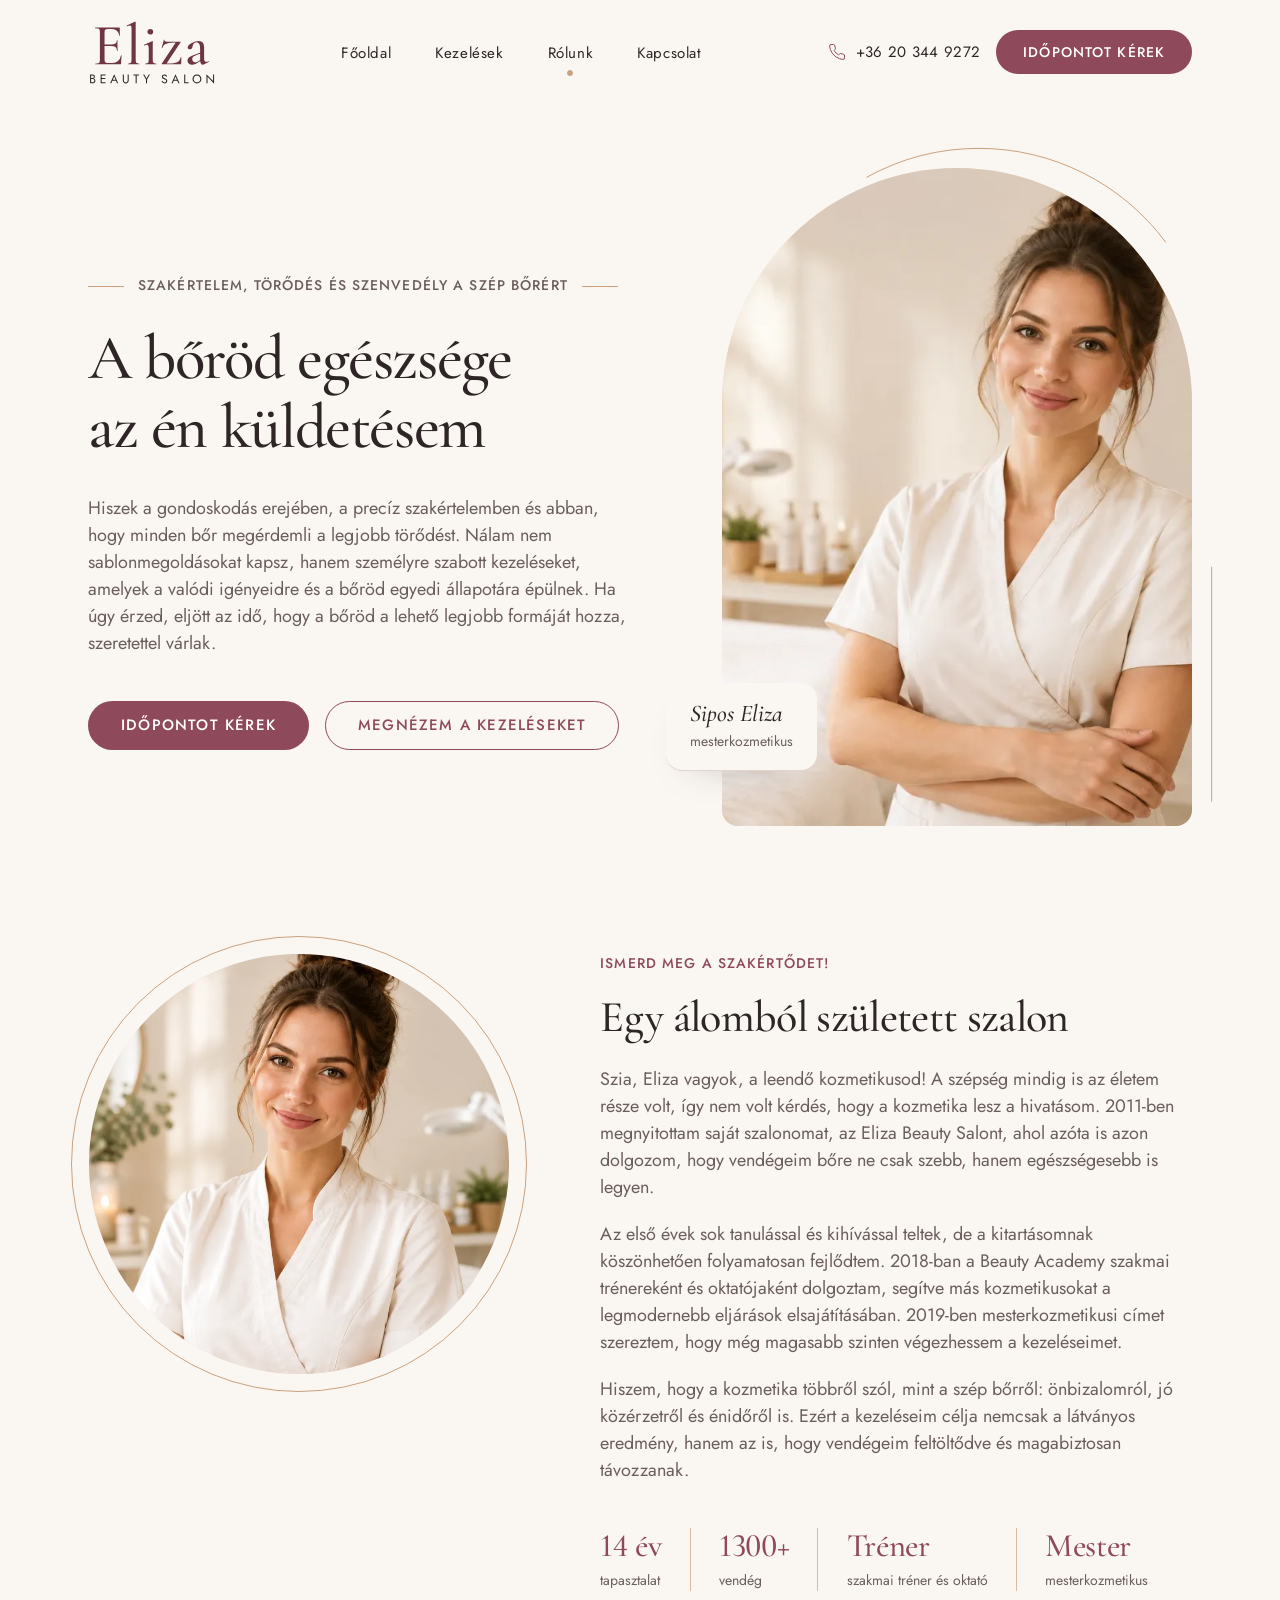
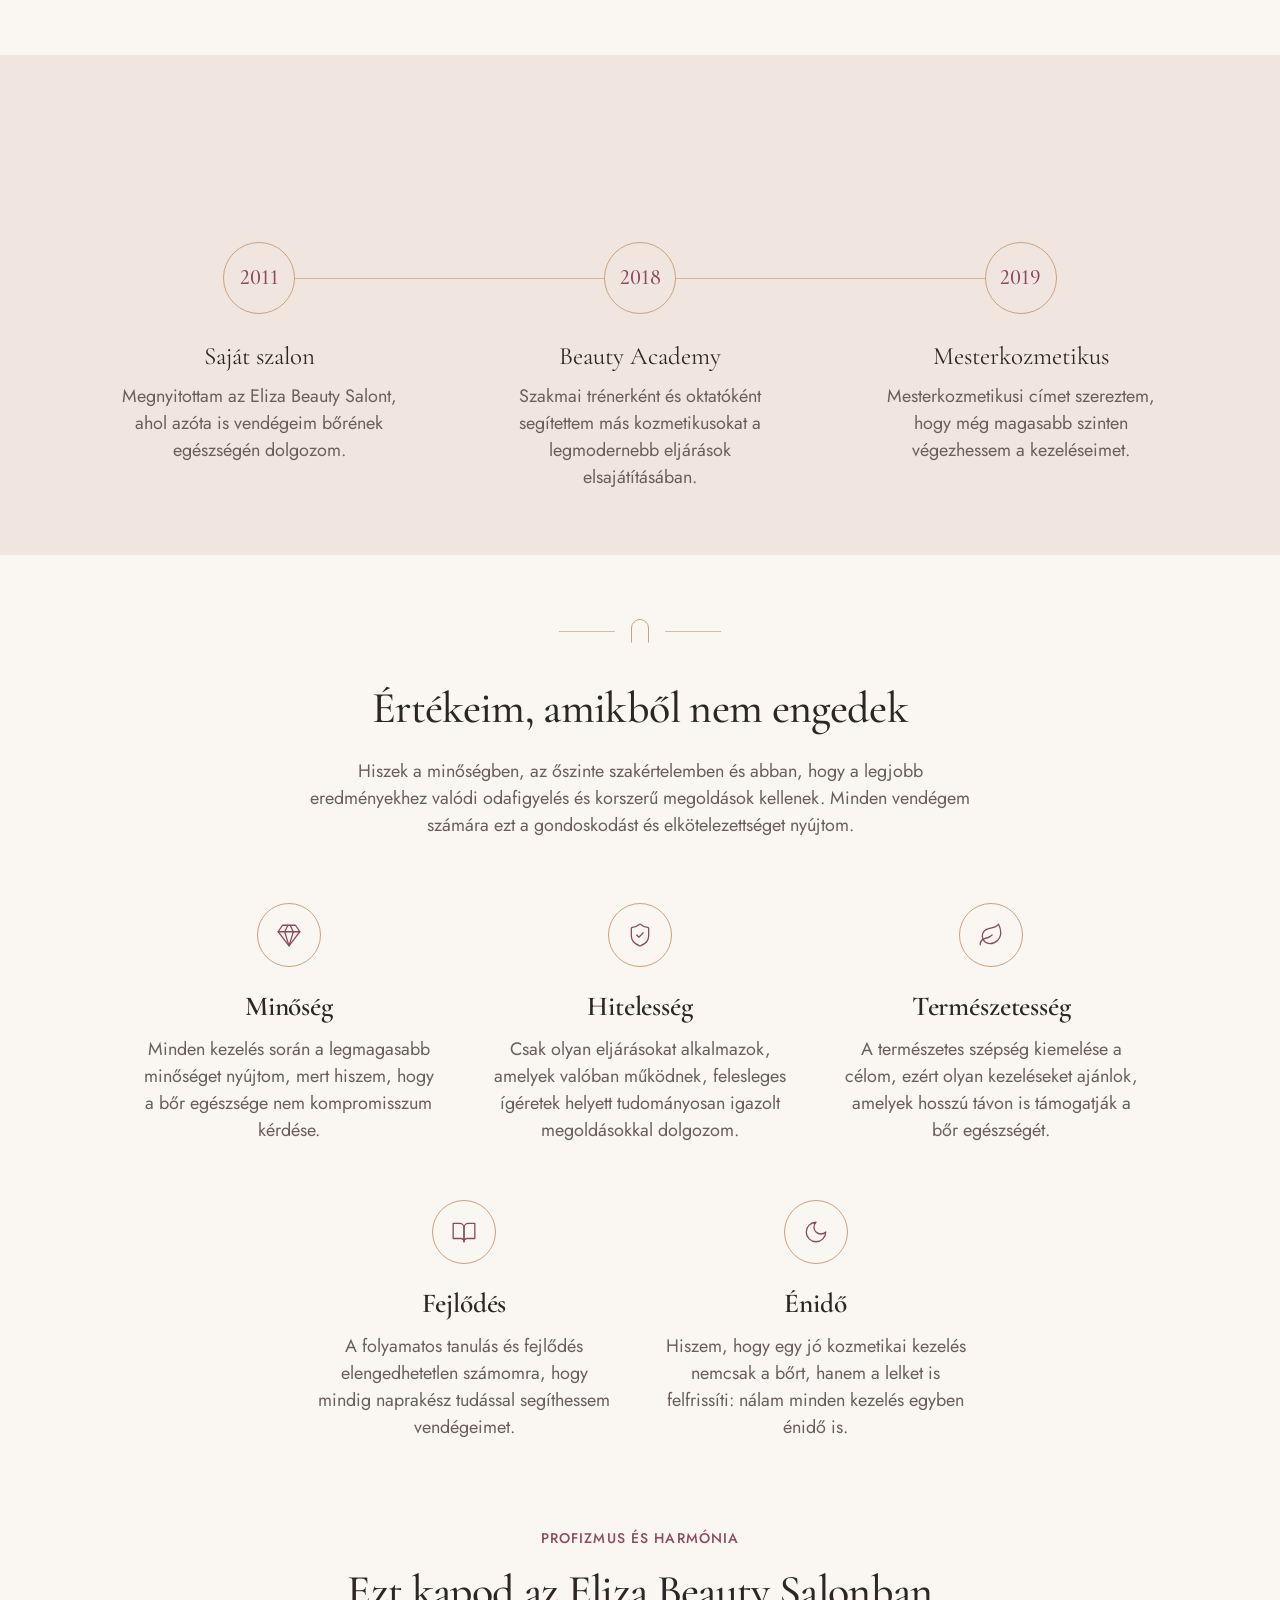
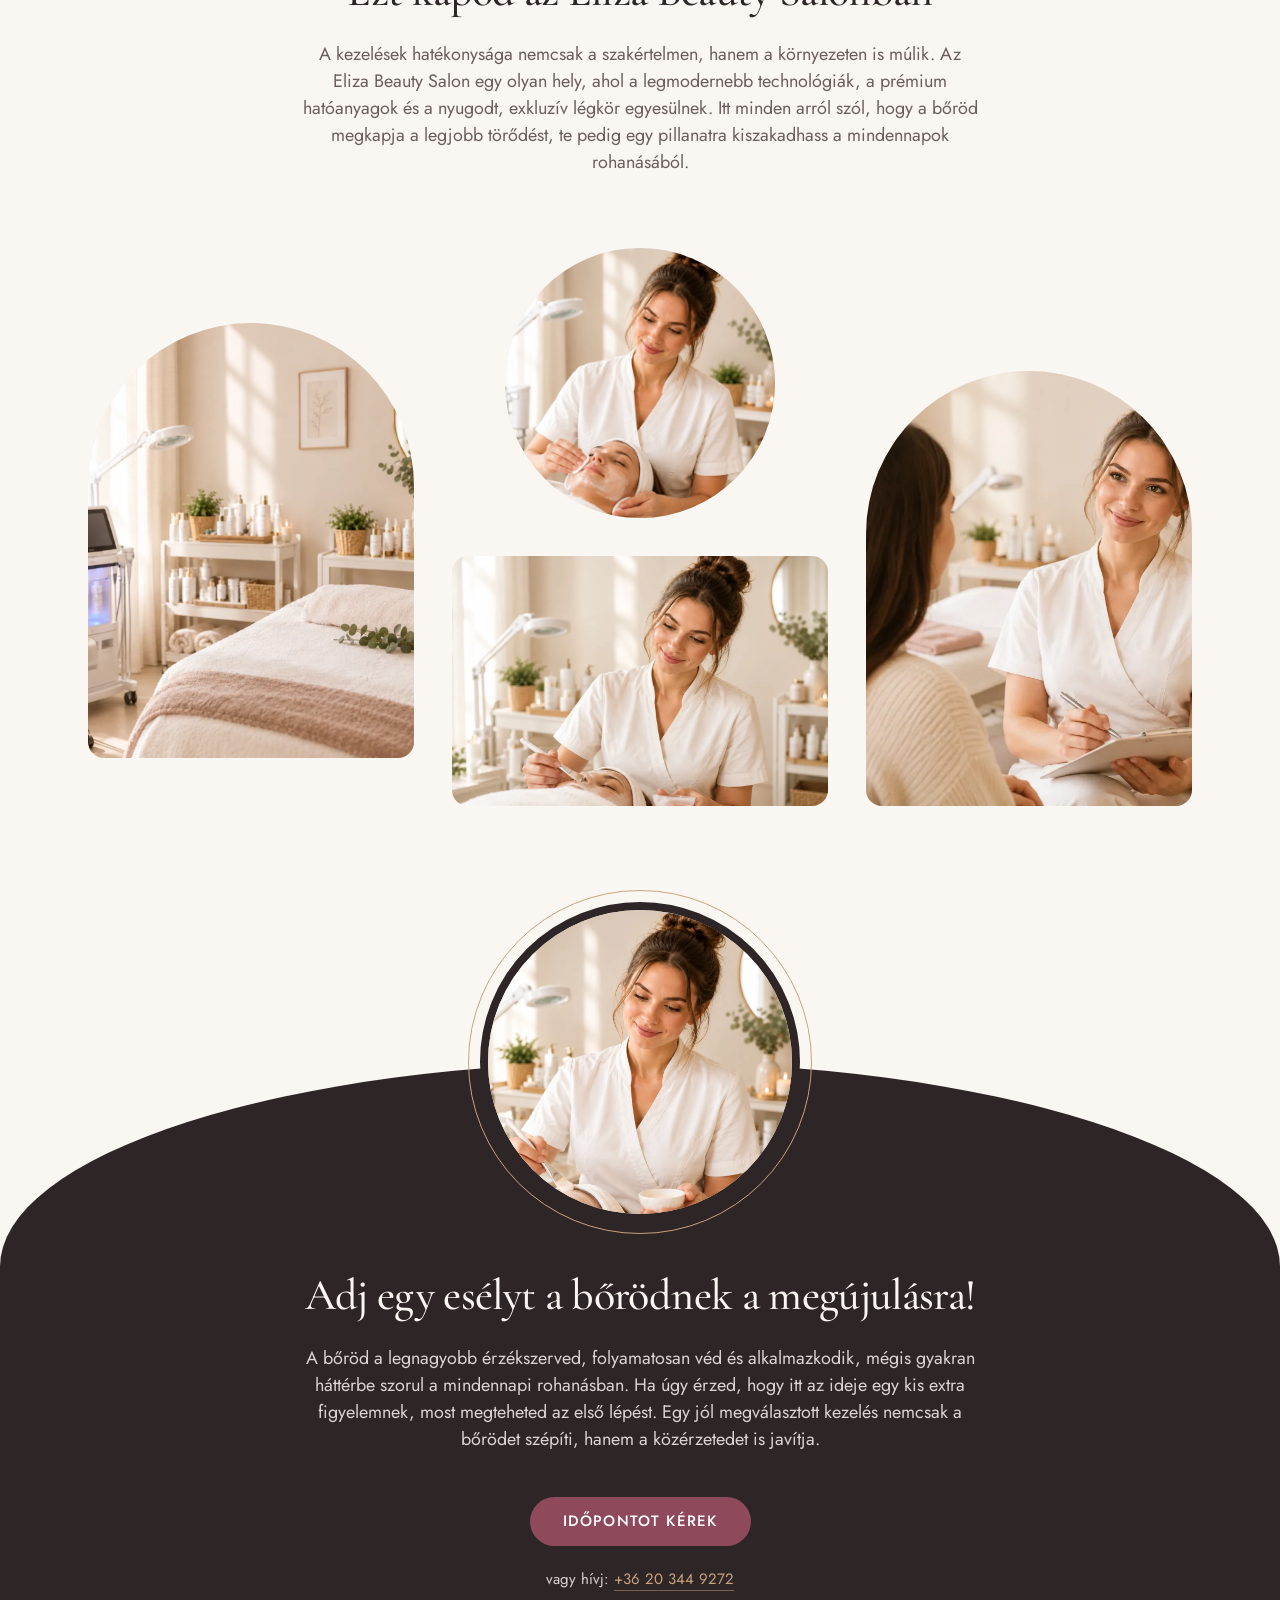
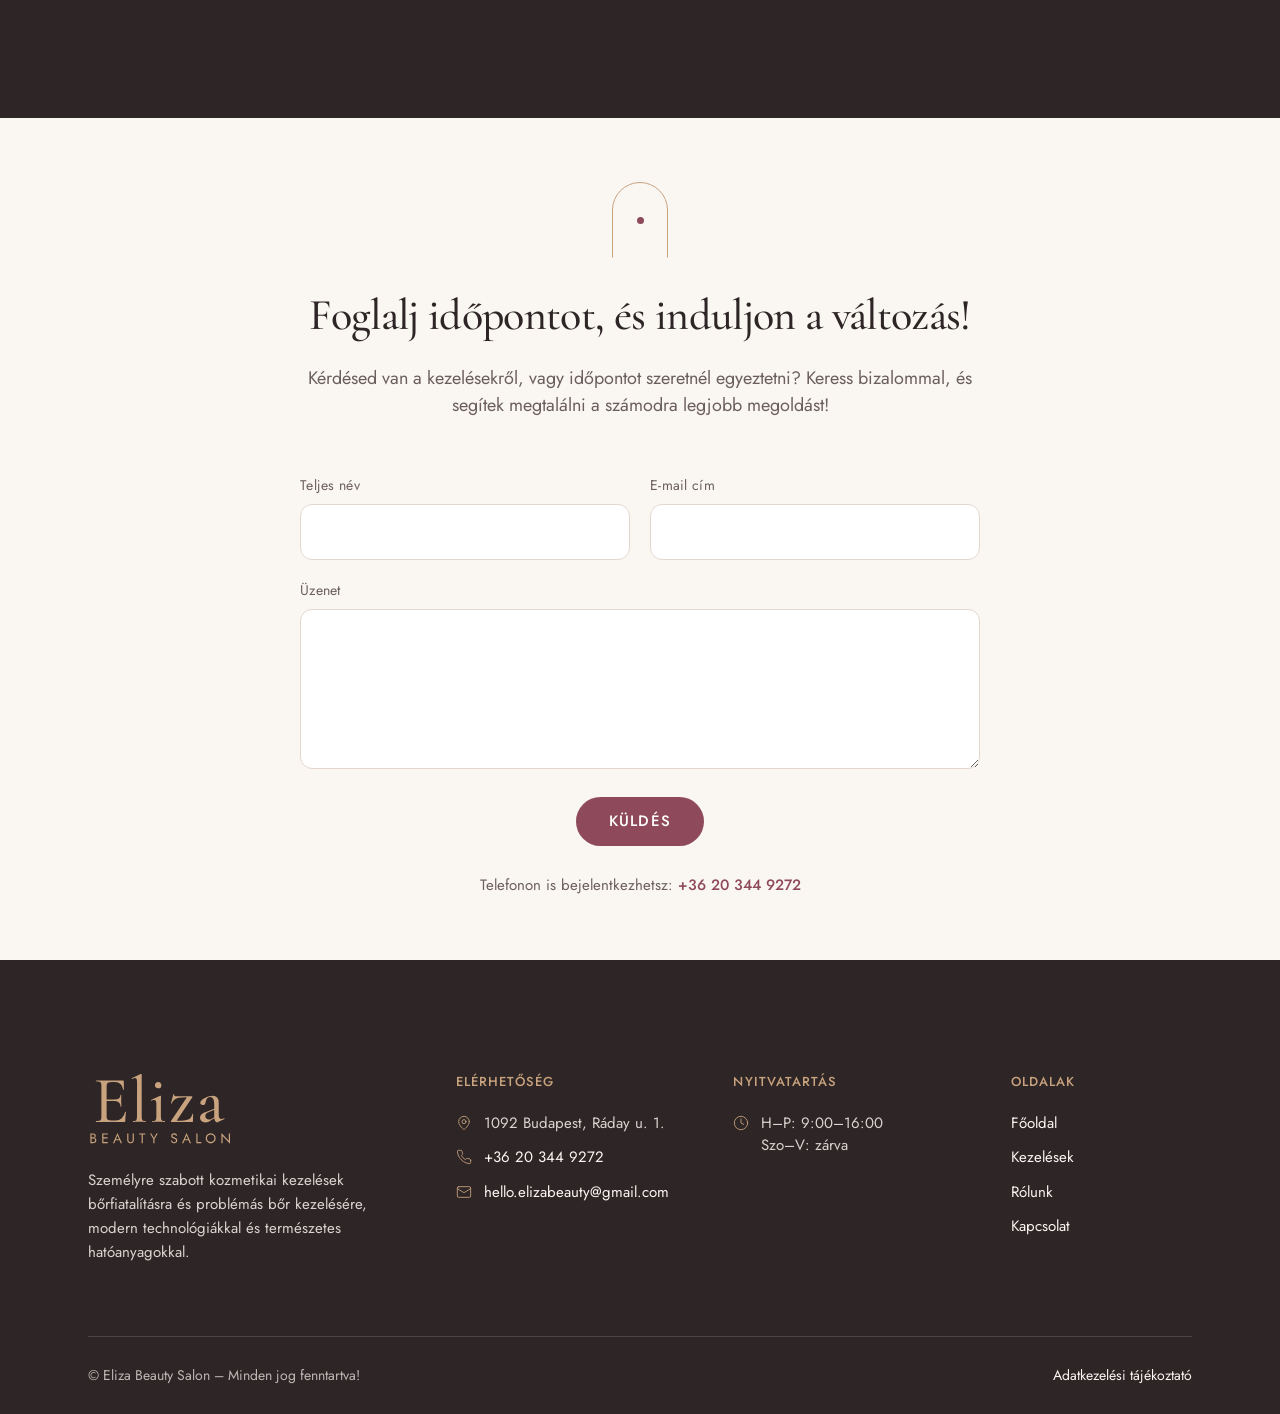
<file: public/rolunk.html>
<!doctype html>
<html lang="hu">
<head>
  <meta charset="UTF-8">
  <meta name="viewport" content="width=device-width, initial-scale=1.0">
  <meta name="description" content="Ismerd meg Sipos Eliza mesterkozmetikust: 14 év tapasztalat, Beauty Academy tréner, privát szalon a budapesti Ráday utcában. Kérj időpontot hozzá!">
  <title>Rólunk – Sipos Eliza mesterkozmetikus, Eliza Beauty Salon</title>
  <meta name="robots" content="index, follow">
  <link rel="canonical" href="https://elisabeauty.netlify.app/rolunk.html">
  <meta name="theme-color" content="#FAF6F2">
  <!-- Open Graph / közösségi megosztás -->
  <meta property="og:type" content="website">
  <meta property="og:site_name" content="Eliza Beauty Salon">
  <meta property="og:locale" content="hu_HU">
  <meta property="og:title" content="Rólunk – Sipos Eliza mesterkozmetikus, Eliza Beauty Salon">
  <meta property="og:description" content="Ismerd meg Sipos Eliza mesterkozmetikust: 14 év tapasztalat, Beauty Academy tréner, privát szalon a budapesti Ráday utcában. Kérj időpontot hozzá!">
  <meta property="og:url" content="https://elisabeauty.netlify.app/rolunk.html">
  <meta property="og:image" content="https://elisabeauty.netlify.app/images/og-image.jpg">
  <meta property="og:image:width" content="1200">
  <meta property="og:image:height" content="630">
  <meta property="og:image:alt" content="Sipos Eliza mesterkozmetikus a napfényes kezelőszobában">
  <meta name="twitter:card" content="summary_large_image">
  <script type="application/ld+json">
  {
    "@context": "https://schema.org",
    "@type": "BeautySalon",
    "@id": "https://elisabeauty.netlify.app/#salon",
    "name": "Eliza Beauty Salon",
    "description": "Személyre szabott arcfiatalító és anti-akné kozmetikai kezelések Sipos Eliza mesterkozmetikustól Budapesten, a Ráday utcában.",
    "url": "https://elisabeauty.netlify.app/",
    "image": "https://elisabeauty.netlify.app/images/og-image.jpg",
    "logo": "https://elisabeauty.netlify.app/images/logo/logo-fejlec.svg",
    "telephone": "+36203449272",
    "email": "hello.elizabeauty@gmail.com",
    "priceRange": "59 000–99 000 Ft",
    "currenciesAccepted": "HUF",
    "paymentAccepted": "Készpénz, bankkártya",
    "address": {
      "@type": "PostalAddress",
      "streetAddress": "Ráday u. 1.",
      "addressLocality": "Budapest",
      "postalCode": "1092",
      "addressCountry": "HU"
    },
    "openingHoursSpecification": [
      {
        "@type": "OpeningHoursSpecification",
        "dayOfWeek": ["Monday", "Tuesday", "Wednesday", "Thursday", "Friday"],
        "opens": "09:00",
        "closes": "16:00"
      }
    ],
    "hasMap": "https://www.google.com/maps/search/?api=1&query=1092+Budapest%2C+R%C3%A1day+utca+1.",
    "areaServed": { "@type": "City", "name": "Budapest" },
    "foundingDate": "2011",
    "founder": { "@type": "Person", "name": "Sipos Eliza", "jobTitle": "Mesterkozmetikus" }
  }
  </script>
  <link rel="icon" href="images/logo/favicon.svg" type="image/svg+xml">
  <link rel="preconnect" href="https://fonts.googleapis.com">
  <link rel="preconnect" href="https://fonts.gstatic.com" crossorigin>
  <link href="https://fonts.googleapis.com/css2?family=Cormorant+Garamond:ital,wght@0,400;0,500;0,600;1,400;1,500&family=Jost:wght@300;400;500&display=swap" rel="stylesheet">
  <script type="application/ld+json">
  {
    "@context": "https://schema.org",
    "@type": "Person",
    "@id": "https://elisabeauty.netlify.app/rolunk.html#eliza",
    "name": "Sipos Eliza",
    "jobTitle": "Mesterkozmetikus",
    "description": "Mesterkozmetikus, 14 év tapasztalattal; korábban a Beauty Academy szakmai trénere és oktatója.",
    "image": "https://elisabeauty.netlify.app/images/eliza-portre.webp",
    "url": "https://elisabeauty.netlify.app/rolunk.html",
    "worksFor": { "@id": "https://elisabeauty.netlify.app/#salon" },
    "hasCredential": { "@type": "EducationalOccupationalCredential", "name": "Mesterkozmetikus (2019)" }
  }
  </script>
  <link rel="stylesheet" href="css/site.css">
</head>
<body>
  <a class="skip" href="#tartalom">Ugrás a tartalomra</a>

  <!-- Közös ikon-definíció: boltív (tükör) körvonal -->
  <svg width="0" height="0" style="position:absolute" aria-hidden="true">
    <defs>
      <symbol id="i-phone" viewBox="0 0 24 24"><path fill="none" stroke="currentColor" stroke-width="1.3" stroke-linecap="round" stroke-linejoin="round" d="M22 16.92v3a2 2 0 0 1-2.18 2 19.79 19.79 0 0 1-8.63-3.07 19.5 19.5 0 0 1-6-6 19.79 19.79 0 0 1-3.07-8.67A2 2 0 0 1 4.11 2h3a2 2 0 0 1 2 1.72c.13.96.36 1.9.7 2.81a2 2 0 0 1-.45 2.11L8.09 9.91a16 16 0 0 0 6 6l1.27-1.27a2 2 0 0 1 2.11-.45c.91.34 1.85.57 2.81.7A2 2 0 0 1 22 16.92z"/></symbol>
      <symbol id="i-arrow" viewBox="0 0 24 24"><path fill="none" stroke="currentColor" stroke-width="1.3" stroke-linecap="round" stroke-linejoin="round" d="M5 12h14M13 6l6 6-6 6"/></symbol>
      <symbol id="i-pin" viewBox="0 0 24 24"><g fill="none" stroke="currentColor" stroke-width="1.3" stroke-linecap="round" stroke-linejoin="round"><path d="M20 10c0 6-8 12-8 12s-8-6-8-12a8 8 0 0 1 16 0z"/><circle cx="12" cy="10" r="3"/></g></symbol>
      <symbol id="i-mail" viewBox="0 0 24 24"><g fill="none" stroke="currentColor" stroke-width="1.3" stroke-linecap="round" stroke-linejoin="round"><rect x="2" y="4" width="20" height="16" rx="2"/><path d="m22 7-10 6L2 7"/></g></symbol>
      <symbol id="i-clock" viewBox="0 0 24 24"><g fill="none" stroke="currentColor" stroke-width="1.3" stroke-linecap="round" stroke-linejoin="round"><circle cx="12" cy="12" r="10"/><path d="M12 6v6l4 2"/></g></symbol>
      <symbol id="i-check" viewBox="0 0 24 24"><path fill="none" stroke="currentColor" stroke-width="1.3" stroke-linecap="round" stroke-linejoin="round" d="M20 6 9 17l-5-5"/></symbol>
    </defs>
  </svg>

  <!-- ============ FEJLÉC ============ -->
  <header class="site-header" id="fejlec">
    <div class="wrap hdr-inner">
      <a href="index.html" class="logo" aria-label="Eliza Beauty Salon, főoldal">
        <img src="images/logo/logo-fejlec.svg" alt="Eliza Beauty Salon" width="128" height="64">
      </a>
      <nav class="hdr-nav" aria-label="Főmenü">
        <ul>
          <li><a href="index.html">Főoldal</a></li>
          <li><a href="kezelesek.html">Kezelések</a></li>
          <li><a href="rolunk.html" aria-current="page">Rólunk</a></li>
          <li><a href="kapcsolat.html">Kapcsolat</a></li>
        </ul>
      </nav>
      <div class="hdr-actions">
        <a class="hdr-phone-full" href="tel:+36203449272"><svg width="18" height="18" aria-hidden="true"><use href="#i-phone"/></svg>+36&nbsp;20&nbsp;344&nbsp;9272</a>
        <a class="circle-btn hdr-phone-icon" href="tel:+36203449272" aria-label="Hívás: +36 20 344 9272"><svg width="18" height="18" aria-hidden="true"><use href="#i-phone"/></svg></a>
        <a class="btn btn-primary hdr-cta" href="#idopont">Időpontot kérek</a>
        <button class="circle-btn menu-toggle" type="button" aria-expanded="false" aria-controls="mobilmenu" aria-label="Menü megnyitása"><span class="bars" aria-hidden="true"><i></i><i></i></span></button>
      </div>
    </div>
  </header>

  <div class="mobile-menu" id="mobilmenu" aria-hidden="true">
    <div class="mm-arch" aria-hidden="true"></div>
    <nav aria-label="Mobil menü">
      <ul>
        <li><a href="index.html">Főoldal</a></li>
        <li><a href="kezelesek.html">Kezelések</a></li>
        <li><a href="rolunk.html" aria-current="page">Rólunk</a></li>
        <li><a href="kapcsolat.html">Kapcsolat</a></li>
      </ul>
    </nav>
    <div class="mm-foot">
      <a class="btn btn-primary" href="#idopont">Időpontot kérek</a>
      <a class="tel" href="tel:+36203449272">+36&nbsp;20&nbsp;344&nbsp;9272</a>
    </div>
  </div>

    <!-- ============ HERO ============ -->
    <section class="hero" id="top" aria-labelledby="hero-cim">
      <div class="wrap hero-grid">
        <div class="hero-copy">
          <p class="kicker" data-in style="--d:.1s">Szakértelem, törődés és szenvedély a szép bőrért</p>
          <h1 class="h1" id="hero-cim">
            <span class="line"><span style="--d:.25s">A bőröd egészsége</span></span>
            <span class="line"><span style="--d:.4s">az én küldetésem</span></span>
          </h1>
          <p data-in style="--d:.75s">Hiszek a gondoskodás erejében, a precíz szakértelemben és abban, hogy minden bőr megérdemli a legjobb törődést. Nálam nem sablonmegoldásokat kapsz, hanem személyre szabott kezeléseket, amelyek a valódi igényeidre és a bőröd egyedi állapotára épülnek. Ha úgy érzed, eljött az idő, hogy a bőröd a lehető legjobb formáját hozza, szeretettel várlak.</p>
          <div class="hero-ctas" data-in style="--d:.95s">
            <a class="btn btn-primary" href="#idopont">Időpontot kérek</a>
            <a class="btn btn-secondary" href="kezelesek.html">Megnézem a kezeléseket</a>
          </div>
        </div>

        <figure class="hero-figure">
          <div class="drift" aria-hidden="true">
            <svg class="arch-outline" viewBox="0 0 100 140" preserveAspectRatio="none"><path pathLength="1" d="M.5 139.5V50A49.5 49.5 0 0 1 99.5 50v89.5"/></svg>
          </div>
          <div class="arch">
            <img src="images/eliza-szalonban.webp" alt="Sipos Eliza mosolyogva áll a napfényes kezelőszobában" width="1200" height="800" fetchpriority="high" style="object-position:62% 30%">
          </div>
          <figcaption class="sig" data-in style="--d:1.4s">
            <strong>Sipos Eliza</strong>
            <span>mesterkozmetikus</span>
          </figcaption>
        </figure>
      </div>
    </section>

    <!-- ============ TÖRTÉNET ============ -->
    <section class="section" aria-labelledby="tortenet-cim">
      <div class="wrap split" style="align-items:start">
        <div class="story-photo">
          <span class="halo" aria-hidden="true"></span>
          <div class="circle" data-reveal="iris">
            <img src="images/eliza-portre.webp" alt="Sipos Eliza portréja fehér köpenyben" width="800" height="1200" loading="lazy">
          </div>
        </div>
        <div data-reveal="rise">
          <p class="kicker" style="margin-bottom:18px">Ismerd meg a szakértődet!</p>
          <h2 class="h2" id="tortenet-cim">Egy álomból született szalon</h2>
          <div class="prose" style="margin-top:24px">
            <p>Szia, Eliza vagyok, a leendő kozmetikusod! A szépség mindig is az életem része volt, így nem volt kérdés, hogy a kozmetika lesz a hivatásom. 2011-ben megnyitottam saját szalonomat, az Eliza Beauty Salont, ahol azóta is azon dolgozom, hogy vendégeim bőre ne csak szebb, hanem egészségesebb is legyen.</p>
            <p>Az első évek sok tanulással és kihívással teltek, de a kitartásomnak köszönhetően folyamatosan fejlődtem. 2018-ban a Beauty Academy szakmai trénereként és oktatójaként dolgoztam, segítve más kozmetikusokat a legmodernebb eljárások elsajátításában. 2019-ben mesterkozmetikusi címet szereztem, hogy még magasabb szinten végezhessem a kezeléseimet.</p>
            <p>Hiszem, hogy a kozmetika többről szól, mint a szép bőrről: önbizalomról, jó közérzetről és énidőről is. Ezért a kezeléseim célja nemcsak a látványos eredmény, hanem az is, hogy vendégeim feltöltődve és magabiztosan távozzanak.</p>
          </div>
          <ul class="highlights">
            <li><b>14 év</b><span>tapasztalat</span></li>
            <li><b>1300+</b><span>vendég</span></li>
            <li><b>Tréner</b><span>szakmai tréner és oktató</span></li>
            <li><b>Mester</b><span>mesterkozmetikus</span></li>
          </ul>
        </div>
      </div>
    </section>

    <!-- ============ IDŐVONAL ============ -->
    <section class="section band" aria-labelledby="utam-cim">
      <div class="wrap">
        <h2 class="h2 center" id="utam-cim" data-reveal="rise">Az utam a szakmában</h2>
        <ol class="timeline">
          <li data-reveal="rise" style="--d:.1s">
            <span class="num" aria-hidden="true">2011</span>
            <div><h3>Saját szalon</h3><p>Megnyitottam az Eliza Beauty Salont, ahol azóta is vendégeim bőrének egészségén dolgozom.</p></div>
          </li>
          <li data-reveal="rise" style="--d:.35s">
            <span class="num" aria-hidden="true">2018</span>
            <div><h3>Beauty Academy</h3><p>Szakmai trénerként és oktatóként segítettem más kozmetikusokat a legmodernebb eljárások elsajátításában.</p></div>
          </li>
          <li data-reveal="rise" style="--d:.6s">
            <span class="num" aria-hidden="true">2019</span>
            <div><h3>Mesterkozmetikus</h3><p>Mesterkozmetikusi címet szereztem, hogy még magasabb szinten végezhessem a kezeléseimet.</p></div>
          </li>
        </ol>
      </div>
    </section>

    <!-- ============ ÉRTÉKEK ============ -->
    <section class="section" aria-labelledby="ertekek-cim">
      <div class="wrap">
        <div class="ornament" data-reveal="draw" aria-hidden="true">
          <svg viewBox="0 0 18 24"><path pathLength="1" fill="none" stroke="currentColor" d="M.5 23.5V9A8.5 8.5 0 0 1 17.5 9v14.5"/></svg>
        </div>
        <div class="sec-head center measure" style="margin-top:40px" data-reveal="rise">
          <h2 class="h2" id="ertekek-cim">Értékeim, amikből nem engedek</h2>
          <p class="lede">Hiszek a minőségben, az őszinte szakértelemben és abban, hogy a legjobb eredményekhez valódi odafigyelés és korszerű megoldások kellenek. Minden vendégem számára ezt a gondoskodást és elkötelezettséget nyújtom.</p>
        </div>
        <div class="values">
          <article class="value" data-reveal="rise">
            <div class="ico" aria-hidden="true"><svg width="26" height="26" viewBox="0 0 24 24" fill="none" stroke="currentColor" stroke-width="1.2" stroke-linecap="round" stroke-linejoin="round"><path d="M6 3h12l4 6-10 13L2 9Z"/><path d="M11 3 8 9l4 13 4-13-3-6"/><path d="M2 9h20"/></svg></div>
            <h3 class="h3">Minőség</h3>
            <p>Minden kezelés során a legmagasabb minőséget nyújtom, mert hiszem, hogy a bőr egészsége nem kompromisszum kérdése.</p>
          </article>
          <article class="value" data-reveal="rise" style="--d:.12s">
            <div class="ico" aria-hidden="true"><svg width="26" height="26" viewBox="0 0 24 24" fill="none" stroke="currentColor" stroke-width="1.2" stroke-linecap="round" stroke-linejoin="round"><path d="M20 13c0 5-3.5 7.5-7.66 8.95a1 1 0 0 1-.67-.01C7.5 20.5 4 18 4 13V6a1 1 0 0 1 1-1c2 0 4.5-1.2 6.24-2.72a1.17 1.17 0 0 1 1.52 0C14.51 3.81 17 5 19 5a1 1 0 0 1 1 1z"/><path d="m9 12 2 2 4-4"/></svg></div>
            <h3 class="h3">Hitelesség</h3>
            <p>Csak olyan eljárásokat alkalmazok, amelyek valóban működnek, felesleges ígéretek helyett tudományosan igazolt megoldásokkal dolgozom.</p>
          </article>
          <article class="value" data-reveal="rise" style="--d:.24s">
            <div class="ico" aria-hidden="true"><svg width="26" height="26" viewBox="0 0 24 24" fill="none" stroke="currentColor" stroke-width="1.2" stroke-linecap="round" stroke-linejoin="round"><path d="M11 20A7 7 0 0 1 9.8 6.1C15.5 5 17 4.48 19 2c1 2 2 4.18 2 8 0 5.5-4.78 10-10 10Z"/><path d="M2 21c0-3 1.85-5.36 5.08-6C9.5 14.52 12 13 13 12"/></svg></div>
            <h3 class="h3">Természetesség</h3>
            <p>A természetes szépség kiemelése a célom, ezért olyan kezeléseket ajánlok, amelyek hosszú távon is támogatják a bőr egészségét.</p>
          </article>
          <article class="value" data-reveal="rise">
            <div class="ico" aria-hidden="true"><svg width="26" height="26" viewBox="0 0 24 24" fill="none" stroke="currentColor" stroke-width="1.2" stroke-linecap="round" stroke-linejoin="round"><path d="M2 4h6a4 4 0 0 1 4 4v13a3 3 0 0 0-3-3H2z"/><path d="M22 4h-6a4 4 0 0 0-4 4v13a3 3 0 0 1 3-3h7z"/></svg></div>
            <h3 class="h3">Fejlődés</h3>
            <p>A folyamatos tanulás és fejlődés elengedhetetlen számomra, hogy mindig naprakész tudással segíthessem vendégeimet.</p>
          </article>
          <article class="value" data-reveal="rise" style="--d:.12s">
            <div class="ico" aria-hidden="true"><svg width="26" height="26" viewBox="0 0 24 24" fill="none" stroke="currentColor" stroke-width="1.2" stroke-linecap="round" stroke-linejoin="round"><path d="M12 3a6 6 0 0 0 9 9 9 9 0 1 1-9-9Z"/></svg></div>
            <h3 class="h3">Énidő</h3>
            <p>Hiszem, hogy egy jó kozmetikai kezelés nemcsak a bőrt, hanem a lelket is felfrissíti: nálam minden kezelés egyben énidő is.</p>
          </article>
        </div>
      </div>
    </section>

    <!-- ============ A SZALON ============ -->
    <section class="section" aria-labelledby="szalon-cim" style="padding-top:0">
      <div class="wrap">
        <div class="sec-head center measure" data-reveal="rise">
          <p class="kicker">Profizmus és harmónia</p>
          <h2 class="h2" id="szalon-cim">Ezt kapod az Eliza Beauty Salonban</h2>
          <p class="lede">A kezelések hatékonysága nemcsak a szakértelmen, hanem a környezeten is múlik. Az Eliza Beauty Salon egy olyan hely, ahol a legmodernebb technológiák, a prémium hatóanyagok és a nyugodt, exkluzív légkör egyesülnek. Itt minden arról szól, hogy a bőröd megkapja a legjobb törődést, te pedig egy pillanatra kiszakadhass a mindennapok rohanásából.</p>
        </div>
        <div class="gallery">
          <div class="g-side"><div class="arch" data-reveal="unveil"><img src="images/szalon.webp" alt="A napfényes kezelőszoba kerek, aranykeretes tükörrel" width="1200" height="1200" loading="lazy" style="object-position:62% 50%"></div></div>
          <div class="g-mid">
            <div class="circle" data-reveal="iris" style="--d:.15s"><img src="images/arctisztitas.webp" alt="Eliza vattakoronggal tisztítja egy vendég arcbőrét" width="1200" height="1200" loading="lazy" style="object-position:45% 60%"></div>
            <div class="wide" data-reveal="unveil" style="--d:.3s"><img src="images/kezeles-fekvo.webp" alt="Eliza ecsettel pakolást visz fel egy pihenő vendég arcára" width="1200" height="800" loading="lazy" style="object-position:55% 40%"></div>
          </div>
          <div class="g-side"><div class="arch" data-reveal="unveil" style="--d:.45s"><img src="images/eliza-konzultacio.webp" alt="Eliza jegyzetel, miközben egy vendéggel a bőrápolásáról beszélget" width="1200" height="800" loading="lazy" style="object-position:40% 40%"></div></div>
        </div>
      </div>
    </section>

    <!-- ============ FELHÍVÁS ============ -->
    <section class="cta-sec on-dark" aria-labelledby="felhivas-cim">
      <div class="cta-arch">
        <div class="cta-photo">
          <span class="halo" aria-hidden="true"></span>
          <div class="circle" data-reveal="iris">
            <img src="images/kezeles-szalonban.webp" alt="Eliza mosolyogva, ecsettel és tálkával a kezében kezelés közben" width="1200" height="1200" loading="lazy" style="object-position:55% 30%">
          </div>
        </div>
        <div class="measure" data-reveal="rise">
          <h2 class="h2" id="felhivas-cim">Adj egy esélyt a bőrödnek a megújulásra!</h2>
          <p>A bőröd a legnagyobb érzékszerved, folyamatosan véd és alkalmazkodik, mégis gyakran háttérbe szorul a mindennapi rohanásban. Ha úgy érzed, hogy itt az ideje egy kis extra figyelemnek, most megteheted az első lépést. Egy jól megválasztott kezelés nemcsak a bőrödet szépíti, hanem a közérzetedet is javítja.</p>
          <a class="btn btn-primary" href="#idopont">Időpontot kérek</a>
          <span class="tel-line">vagy hívj: <a href="tel:+36203449272">+36&nbsp;20&nbsp;344&nbsp;9272</a></span>
        </div>
      </div>
    </section>


    <!-- ============ IDŐPONTKÉRŐ ============ -->
    <section class="section book-sec center" id="idopont" aria-labelledby="idopont-cim">
      <div class="wrap">
        <div class="book-top" data-reveal="draw" aria-hidden="true">
          <svg viewBox="0 0 56 76"><path pathLength="1" fill="none" stroke="#C9A27E" d="M.5 75.5V28A27.5 27.5 0 0 1 55.5 28v47.5"/></svg>
          <span class="dot"></span>
        </div>
        <div class="measure" data-reveal="rise">
          <h2 class="h2" id="idopont-cim">Foglalj időpontot, és induljon a változás!</h2>
          <p class="lede" style="margin-top:24px">Kérdésed van a kezelésekről, vagy időpontot szeretnél egyeztetni? Keress bizalommal, és segítek megtalálni a számodra legjobb megoldást!</p>
        </div>
        <div data-form-wrap data-reveal="rise" style="--d:.15s">
          <form class="form" name="idopontkeres" method="POST" data-netlify="true" netlify-honeypot="bot-field" novalidate data-msg="Köszönöm, hamarosan jelentkezem!">
            <input type="hidden" name="subject" value="Új időpontkérés az Eliza Beauty Salon oldaláról">
            <p class="hp" aria-hidden="true"><label>Ezt a mezőt hagyd üresen: <input name="bot-field" tabindex="-1" autocomplete="off"></label></p>
            <div class="form-row">
              <div class="field"><label for="ik-nev">Teljes név</label><input id="ik-nev" name="nev" type="text" autocomplete="name" required></div>
              <div class="field"><label for="ik-email">E-mail cím</label><input id="ik-email" name="email" type="email" autocomplete="email" required></div>
            </div>
            <div class="field"><label for="ik-uzenet">Üzenet</label><textarea id="ik-uzenet" name="uzenet" required></textarea></div>
            <button class="btn btn-primary" type="submit">Küldés</button>
          </form>
          <div class="form-done" role="status" aria-live="polite"><span class="ok" aria-hidden="true"><svg width="22" height="22"><use href="#i-check"/></svg></span><p></p></div>
          <p class="book-alt">Telefonon is bejelentkezhetsz: <a href="tel:+36203449272">+36&nbsp;20&nbsp;344&nbsp;9272</a></p>
        </div>
      </div>
    </section>
  </main>

  <!-- ============ LÁBLÉC ============ -->
  <footer class="site-footer on-dark">
    <div class="wrap">
      <div class="foot-grid">
        <div class="foot-about">
          <a href="#top" class="foot-logo" aria-label="Eliza Beauty Salon, vissza az oldal tetejére"><img src="images/logo/logo-fejlec-arany.svg" alt="Eliza Beauty Salon" width="143" height="72" loading="lazy"></a>
          <p>Személyre szabott kozmetikai kezelések bőrfiatalításra és problémás bőr kezelésére, modern technológiákkal és természetes hatóanyagokkal.</p>
        </div>
        <div>
          <h2>Elérhetőség</h2>
          <ul class="foot-contact">
            <li><svg width="16" height="16" aria-hidden="true"><use href="#i-pin"/></svg><span>1092 Budapest, Ráday u.&nbsp;1.</span></li>
            <li><svg width="16" height="16" aria-hidden="true"><use href="#i-phone"/></svg><a href="tel:+36203449272">+36&nbsp;20&nbsp;344&nbsp;9272</a></li>
            <li><svg width="16" height="16" aria-hidden="true"><use href="#i-mail"/></svg><a href="mailto:hello.elizabeauty@gmail.com">hello.elizabeauty@gmail.com</a></li>
          </ul>
        </div>
        <div>
          <h2>Nyitvatartás</h2>
          <ul class="foot-contact">
            <li><svg width="16" height="16" aria-hidden="true"><use href="#i-clock"/></svg><span>H–P: 9:00–16:00<br>Szo–V: zárva</span></li>
          </ul>
        </div>
        <nav aria-label="Lábléc menü">
          <h2>Oldalak</h2>
          <ul>
            <li><a href="index.html">Főoldal</a></li>
            <li><a href="kezelesek.html">Kezelések</a></li>
            <li><a href="rolunk.html">Rólunk</a></li>
            <li><a href="kapcsolat.html">Kapcsolat</a></li>
          </ul>
        </nav>
      </div>

      <div class="foot-bottom">
        <span>© Eliza Beauty Salon – Minden jog fenntartva!</span>
        <a href="adatkezeles.html">Adatkezelési tájékoztató</a>
      </div>
    </div>
  </footer>

  <script src="js/site.js"></script>
</body>
</html>
</file>
<file: public/css/site.css>
/* Eliza Beauty Salon – közös stílus („A tükör előtt” design system: ../.webprojekt/design-system.md) */

/* ============ Reset (a korábbi Tailwind preflight helyett) ============ */
*, ::before, ::after{ box-sizing:border-box; margin:0; padding:0; border:0 solid #E5E7EB; }
html{ -webkit-text-size-adjust:100%; tab-size:4; }
h1, h2, h3, h4, h5, h6{ font-size:inherit; font-weight:inherit; }
a{ color:inherit; text-decoration:inherit; }
b, strong{ font-weight:bolder; }
small{ font-size:80%; }
ol, ul, menu{ list-style:none; }
img, svg, video, canvas, iframe{ display:block; vertical-align:middle; }
img, video{ max-width:100%; height:auto; }
button, input, optgroup, select, textarea{ font:inherit; color:inherit; letter-spacing:inherit; line-height:inherit; }
button, [type='button'], [type='submit']{ background:transparent; cursor:pointer; -webkit-appearance:button; }
textarea{ resize:vertical; }
:disabled{ cursor:default; }
[hidden]{ display:none; }

/* ============ Márkatokenek ============ */
:root{
  --color-brand-primary:#8E4A5A; --color-brand-secondary:#6E3644; --color-brand-accent:#C9A27E;
  --color-brand-bg:#FAF6F2; --color-brand-surface:#F1E6DF; --color-brand-text:#2E2626; --color-brand-muted:#6B5F5C;
  --font-heading:'Cormorant Garamond', Georgia, serif; --font-body:'Jost', system-ui, sans-serif;
}
body{ background:var(--color-brand-bg); color:var(--color-brand-text); font-family:var(--font-body); }
h1, h2, h3, h4, h5, h6{ font-family:var(--font-heading); }

/* ============ Alapok ============ */
:root{
  --line:#E3D6CF;
  --white:#FFFFFF;
  --ease-out: cubic-bezier(.22,.61,.36,1);
  --ease-silk: cubic-bezier(.16,1,.3,1);
  --pad-x: clamp(20px, 5vw, 48px);
  --sec-y: clamp(64px, 10vw, 128px);
  --sec-gap: clamp(40px, 5vw, 64px); /* szakasz felső/alsó térköze: két szakasz között ennek kétszerese */
  --wrap: 1200px;
}
html{ scroll-behavior:smooth; scroll-padding-top:96px; }
body{ font-size:clamp(16px, .25vw + 15.1px, 18px); line-height:1.5; -webkit-font-smoothing:antialiased; text-rendering:optimizeLegibility; overflow-x:hidden; }
::selection{ background:#E9D3D3; color:var(--color-brand-text); }
img{ display:block; max-width:100%; }
.wrap{ max-width:var(--wrap); margin-inline:auto; padding-inline:var(--pad-x); }
.measure{ max-width:680px; margin-inline:auto; }
.sr-only{ position:absolute!important; width:1px; height:1px; overflow:hidden; clip:rect(0 0 0 0); white-space:nowrap; }

:focus-visible{ outline:2px solid var(--color-brand-primary); outline-offset:3px; border-radius:6px; }
.on-dark :focus-visible{ outline-color:var(--color-brand-accent); }

.skip{ position:absolute; left:16px; top:-60px; z-index:100; background:var(--color-brand-text); color:var(--color-brand-bg); padding:10px 18px; border-radius:999px; transition:top .3s var(--ease-out); }
.skip:focus{ top:12px; }

/* Tipográfia */
.h1{ font-family:var(--font-heading); font-weight:500; font-size:clamp(40px, 3.2vw + 22px, 64px); line-height:1.1; letter-spacing:-.022em; }
.h2{ font-family:var(--font-heading); font-weight:500; font-size:clamp(32px, 1.6vw + 24px, 44px); line-height:1.15; letter-spacing:-.015em; }
.h3{ font-family:var(--font-heading); font-weight:600; font-size:clamp(24px, .5vw + 21px, 28px); line-height:1.2; letter-spacing:-.005em; }
.kicker{ font-family:var(--font-body); font-weight:500; font-size:clamp(13px, .15vw + 12.5px, 14px); line-height:1.4; letter-spacing:.08em; text-transform:uppercase; color:var(--color-brand-primary); }
.lede{ color:var(--color-brand-muted); }
.small{ font-size:clamp(14px, .1vw + 13.6px, 15px); line-height:1.5; }

/* ============ Gombok ============ */
.btn{ display:inline-flex; align-items:center; justify-content:center; gap:10px; font-family:var(--font-body); font-weight:500; font-size:15px; line-height:1; letter-spacing:.08em; text-transform:uppercase; padding:16px 32px; border-radius:999px; border:1px solid transparent; transition:background-color .5s var(--ease-out), color .5s var(--ease-out), border-color .5s var(--ease-out), transform .5s var(--ease-out); white-space:nowrap; cursor:pointer; }
.btn-primary{ background:var(--color-brand-primary); color:#fff; }
.btn-primary:hover{ background:var(--color-brand-secondary); }
.btn-secondary{ background:transparent; color:var(--color-brand-primary); border-color:var(--color-brand-primary); }
.btn-secondary:hover{ background:var(--color-brand-primary); color:#fff; }
.btn:active{ transform:translateY(1px); }
/* egy apró öröm: a gombon átsuhanó fényes „tükörcsillanás” */
.btn-primary{ position:relative; overflow:hidden; isolation:isolate; }
.btn-primary::after{ content:""; position:absolute; inset:0; z-index:-1; background:linear-gradient(105deg, transparent 35%, rgba(255,255,255,.18) 50%, transparent 65%); transform:translateX(-120%); transition:transform 1.1s var(--ease-out); }
.btn-primary:hover::after{ transform:translateX(120%); }

.textlink{ color:var(--color-brand-primary); font-weight:500; letter-spacing:.08em; text-transform:uppercase; font-size:15px; display:inline-flex; align-items:center; gap:12px; padding-block:6px; background:linear-gradient(currentColor,currentColor) left bottom/0 1px no-repeat; transition:background-size .7s var(--ease-out), color .4s; }
.textlink:hover{ background-size:100% 1px; color:var(--color-brand-secondary); }
.textlink .halo{ width:30px; height:30px; border:1px solid var(--color-brand-accent); border-radius:50%; display:grid; place-items:center; transition:transform .7s var(--ease-out); }
.textlink:hover .halo{ transform:translateX(4px); }

/* ============ Fejléc ============ */
.site-header{ position:fixed; inset:0 0 auto 0; z-index:50; transition:background-color .6s var(--ease-out), box-shadow .6s var(--ease-out), backdrop-filter .6s; }
.site-header .hdr-inner{ display:flex; align-items:center; justify-content:space-between; gap:24px; height:104px; transition:height .6s var(--ease-out); }
.site-header.is-scrolled{ background:rgba(250,246,242,.82); -webkit-backdrop-filter:blur(14px) saturate(1.1); backdrop-filter:blur(14px) saturate(1.1); box-shadow:0 1px 0 var(--line); }
.site-header.is-scrolled .hdr-inner{ height:76px; }
.logo img{ height:64px; width:auto; transition:height .6s var(--ease-out); }
.is-scrolled .logo img{ height:50px; }

.hdr-nav ul{ display:flex; gap:40px; }
.hdr-nav a{ position:relative; font-size:15px; letter-spacing:.04em; color:var(--color-brand-text); padding:10px 2px; transition:color .4s var(--ease-out); }
.hdr-nav a:hover{ color:var(--color-brand-primary); }
/* tükör-pötty: az aktív és a hoverelt menüpont alatt egy kis homokarany kör */
.hdr-nav a::after{ content:""; position:absolute; left:50%; bottom:-2px; width:6px; height:6px; margin-left:-3px; border-radius:50%; border:1px solid var(--color-brand-accent); opacity:0; transform:translateY(-4px) scale(.4); transition:opacity .5s var(--ease-out), transform .5s var(--ease-out), background-color .5s; }
.hdr-nav a:hover::after{ opacity:1; transform:none; }
.hdr-nav a[aria-current="page"]::after{ opacity:1; transform:none; background:var(--color-brand-accent); }

.hdr-actions{ display:flex; align-items:center; gap:16px; }
.hdr-cta{ padding:14px 26px; font-size:14px; }
.circle-btn{ width:46px; height:46px; border-radius:50%; border:1px solid var(--line); display:grid; place-items:center; color:var(--color-brand-primary); background:transparent; transition:border-color .5s var(--ease-out), background-color .5s var(--ease-out); }
.circle-btn:hover{ border-color:var(--color-brand-accent); background:rgba(255,255,255,.6); }
.hdr-phone-full{ display:none; align-items:center; gap:10px; color:var(--color-brand-text); font-size:15px; letter-spacing:.02em; }
.hdr-phone-full svg{ color:var(--color-brand-primary); }
.hdr-phone-full:hover{ color:var(--color-brand-primary); }
.menu-toggle{ display:none; }
.menu-toggle .bars{ position:relative; width:18px; height:8px; }
.menu-toggle .bars i{ position:absolute; left:0; right:0; height:1.5px; background:var(--color-brand-text); border-radius:2px; transition:transform .5s var(--ease-out), top .5s var(--ease-out); }
.menu-toggle .bars i:first-child{ top:0; } .menu-toggle .bars i:last-child{ top:6.5px; }
.menu-toggle[aria-expanded="true"] .bars i:first-child{ top:3.25px; transform:rotate(45deg); }
.menu-toggle[aria-expanded="true"] .bars i:last-child{ top:3.25px; transform:rotate(-45deg); }

@media (min-width:1180px){ .hdr-phone-full{ display:inline-flex; } .hdr-phone-icon{ display:none; } }
@media (max-width:960px){
  .hdr-nav{ display:none; }
  .menu-toggle{ display:grid; }
  .site-header .hdr-inner{ height:84px; }
  .site-header.is-scrolled .hdr-inner{ height:68px; }
  .logo img{ height:54px; } .is-scrolled .logo img{ height:46px; }
}
@media (max-width:520px){ .hdr-cta{ display:none; } .hdr-actions{ gap:10px; } }

/* Mobil menü: egy nagy boltív a krém lapon */
.mobile-menu{ position:fixed; inset:0; z-index:45; background:var(--color-brand-bg); display:flex; flex-direction:column; align-items:center; justify-content:center; padding:110px 24px 40px; opacity:0; visibility:hidden; transition:opacity .6s var(--ease-out), visibility 0s .6s; }
.mobile-menu.is-open{ opacity:1; visibility:visible; transition:opacity .6s var(--ease-out); }
.mobile-menu .mm-arch{ position:absolute; left:50%; top:96px; bottom:32px; width:min(78vw, 380px); transform:translateX(-50%); border:1px solid var(--color-brand-accent); border-radius:999px 999px 16px 16px; opacity:.7; pointer-events:none; }
.mobile-menu ul{ position:relative; text-align:center; display:grid; gap:10px; }
.mobile-menu ul a{ font-family:var(--font-heading); font-size:38px; font-weight:500; letter-spacing:-.01em; color:var(--color-brand-text); display:inline-block; padding:4px 12px; opacity:0; transform:translateY(14px); transition:opacity .7s var(--ease-out), transform .7s var(--ease-out), color .4s; }
.mobile-menu ul a[aria-current="page"]{ color:var(--color-brand-primary); }
.mobile-menu.is-open ul a{ opacity:1; transform:none; }
.mobile-menu.is-open li:nth-child(2) a{ transition-delay:.07s; } .mobile-menu.is-open li:nth-child(3) a{ transition-delay:.14s; } .mobile-menu.is-open li:nth-child(4) a{ transition-delay:.21s; }
.mobile-menu .mm-foot{ position:relative; margin-top:40px; display:grid; gap:18px; justify-items:center; text-align:center; }
.mobile-menu .mm-foot a.tel{ color:var(--color-brand-primary); font-weight:500; letter-spacing:.02em; }

/* ============ Hero ============ */
.hero{ padding-top:clamp(124px, 14vw, 168px); padding-bottom:calc(var(--sec-y) * .5); }
.hero-grid{ display:grid; grid-template-columns: 1.08fr .92fr; align-items:center; gap:clamp(40px, 6vw, 96px); }
.hero-copy .kicker{ margin-bottom:28px; display:flex; align-items:center; gap:14px; }
.hero-copy .kicker::before, .hero-copy .kicker::after{ content:""; width:36px; height:1px; background:var(--color-brand-accent); }
.hero-copy h1 .line{ display:block; overflow:hidden; padding-bottom:.08em; margin-bottom:-.08em; }
.hero-copy h1 .line > span{ display:block; }
.hero-copy p{ margin-top:32px; max-width:34rem; color:var(--color-brand-muted); }
.hero-ctas{ margin-top:44px; display:flex; flex-wrap:wrap; gap:16px; align-items:center; }

.hero-figure{ position:relative; isolation:isolate; justify-self:end; width:min(100%, 470px); }
.arch{ position:relative; aspect-ratio:5/7; border-radius:50% 50% 16px 16px / 35.714% 35.714% 16px 16px; overflow:hidden; background:var(--color-brand-surface); }
.arch img{ width:100%; height:100%; object-fit:cover; }
.hero-figure .arch img{ object-position:50% 18%; }
.arch-outline{ position:absolute; inset:0; width:100%; height:100%; overflow:visible; pointer-events:none; }
.arch-outline path{ fill:none; stroke:var(--color-brand-accent); stroke-width:1; vector-effect:non-scaling-stroke; }
.hero-figure .arch-outline{ transform:translate(22px, -22px); z-index:-1; }
.hero-figure .drift{ position:absolute; inset:0; z-index:-1; animation:drift 14s ease-in-out infinite alternate; }
@keyframes drift{ from{ transform:translate(0,0); } to{ transform:translate(-6px, 8px); } }
.hero-figure .sig{ position:absolute; left:-56px; bottom:56px; background:var(--color-brand-bg); padding:18px 24px 16px; border-radius:16px; box-shadow:0 1px 0 var(--line), 0 18px 40px -28px rgba(46,38,38,.35); }
.hero-figure .sig strong{ display:block; font-family:var(--font-heading); font-weight:500; font-style:italic; font-size:24px; line-height:1.1; }
.hero-figure .sig span{ font-size:14px; color:var(--color-brand-muted); }

/* Hero belépés (lépcsőzetes) */
.js .hero [data-in]{ opacity:0; transform:translateY(18px); }
.js .hero h1 .line > span{ transform:translateY(105%); }
.js .hero .arch{ clip-path:inset(100% 0 0 0); }
.js .hero .arch img{ transform:scale(1.08); }
.js .hero .arch-outline path{ stroke-dasharray:1; stroke-dashoffset:1; }
.loaded .hero [data-in]{ opacity:1; transform:none; transition:opacity 1.2s var(--ease-out), transform 1.2s var(--ease-out); transition-delay:var(--d,0s); }
.loaded .hero h1 .line > span{ transform:none; transition:transform 1.3s var(--ease-silk); transition-delay:var(--d,0s); }
.loaded .hero .arch{ clip-path:inset(0 0 0 0); transition:clip-path 1.6s var(--ease-silk) .25s; }
.loaded .hero .arch img{ transform:scale(1); transition:transform 2.4s var(--ease-out) .25s; }
.loaded .hero .arch-outline path{ stroke-dashoffset:0; transition:stroke-dashoffset 2.6s var(--ease-out) .9s; }

/* ============ Szakaszok ============ */
.section{ padding-block:var(--sec-gap); position:relative; }
.center{ text-align:center; }
.sec-head .kicker{ margin-bottom:18px; }
.sec-head p{ margin-top:24px; }

/* Boltív-dísz (szakaszelválasztó) */
.ornament{ display:flex; align-items:center; justify-content:center; gap:16px; color:var(--color-brand-accent); }
.ornament::before, .ornament::after{ content:""; width:56px; height:1px; background:currentColor; opacity:.7; }
.ornament svg{ width:18px; height:24px; }

/* ============ Tükör-vélemény ============ */
.mirror-sec{ padding-top:calc(var(--sec-y) * .35); padding-bottom:calc(var(--sec-y) * .5); }
.mirror{ position:relative; width:min(100%, 600px); aspect-ratio:1; margin:56px auto 0; display:grid; place-items:center; text-align:center; padding:0 clamp(56px, 8vw, 76px); }
.mirror::before{ /* külső keret */ content:""; position:absolute; inset:0; border-radius:50%; border:1px solid var(--color-brand-accent); }
.mirror::after{ /* belső keret, mint a tükör peremének második vonala */ content:""; position:absolute; inset:14px; border-radius:50%; border:1px solid rgba(201,162,126,.45); background:radial-gradient(circle at 32% 26%, rgba(255,255,255,.75), rgba(255,255,255,0) 58%), rgba(241,230,223,.32); }
.mirror > *{ position:relative; z-index:1; }
@media (min-width:761px){ .mirror > div{ padding-top:32px; } } /* optikai középre igazítás: a kis „Fruzsi” sor miatt a blokk feljebb hatott */
.mirror .orbit{ position:absolute; inset:0; z-index:2; animation:orbit 96s linear infinite; pointer-events:none; }
.mirror .orbit::before{ content:""; position:absolute; left:50%; top:-4px; width:8px; height:8px; margin-left:-4px; border-radius:50%; background:var(--color-brand-accent); box-shadow:0 0 0 5px rgba(201,162,126,.18), 0 0 18px 4px rgba(201,162,126,.35); }
@keyframes orbit{ to{ transform:rotate(360deg); } }
.quote{ font-family:var(--font-heading); font-style:italic; font-weight:400; font-size:clamp(22px, 1vw + 16px, 29px); line-height:1.42; letter-spacing:-.005em; color:var(--color-brand-text); }
.cite{ margin-top:28px; display:inline-flex; align-items:center; gap:14px; font-style:normal; font-weight:500; font-size:14px; letter-spacing:.08em; text-transform:uppercase; color:var(--color-brand-primary); }
.cite::before{ content:""; width:28px; height:1px; background:var(--color-brand-accent); }

@media (max-width:760px){
  .mirror{ aspect-ratio:auto; border-radius:0; padding:88px 28px 64px; }
  .mirror::before{ border-radius:999px 999px 16px 16px; }
  .mirror::after{ inset:10px; border-radius:999px 999px 10px 10px; }
  .mirror .orbit{ display:none; }
}

/* Magdi: csendes, szinte egyedül */
.solo{ padding-block:calc(var(--sec-y) * .25) var(--sec-gap); }
.solo .quote{ font-size:clamp(24px, 1.4vw + 17px, 36px); line-height:1.38; max-width:860px; margin-inline:auto; }
.solo-arch{ width:52px; height:72px; margin:0 auto 36px; position:relative; display:grid; place-items:end center; padding-bottom:8px; }
.solo-arch svg{ position:absolute; inset:0; width:100%; height:100%; }
.solo-arch span{ position:relative; font-family:var(--font-heading); font-size:54px; line-height:.6; color:var(--color-brand-primary); }

/* ============ Előnyök ============ */
.benefits{ position:relative; margin-top:80px; display:grid; grid-template-columns:1fr 1fr; max-width:1040px; margin-inline:auto; }
.benefit{ position:relative; padding:56px clamp(32px, 5vw, 72px); text-align:center; }
/* elválasztó az első sor alatt, a szövegoszlop szélességében */
.benefit:nth-of-type(-n+2)::after{ content:""; position:absolute; bottom:0; left:50%; transform:translateX(-50%); width:min(400px, calc(100% - 2 * clamp(32px, 5vw, 72px))); height:1px; background:var(--line); }
.benefit .ico{ width:64px; height:64px; margin:0 auto 24px; border-radius:50%; border:1px solid var(--color-brand-accent); display:grid; place-items:center; color:var(--color-brand-primary); transition:transform 1s var(--ease-out), background-color 1s var(--ease-out); }
.benefit:hover .ico{ transform:translateY(-4px); background:#fff; }
.benefit h3{ margin-bottom:14px; }
.benefit p{ color:var(--color-brand-muted); max-width:400px; margin-inline:auto; }

.seal{ position:absolute; left:50%; top:50%; width:176px; height:176px; transform:translate(-50%,-50%); border-radius:50%; background:var(--color-brand-bg); display:grid; place-items:center; z-index:2; }
.seal svg{ width:100%; height:100%; }
.seal .seal-text{ animation:orbit 120s linear infinite reverse; transform-origin:100px 100px; }
.seal-center{ position:absolute; text-align:center; line-height:1; color:var(--color-brand-primary); }
.seal-center b{ display:block; font-family:var(--font-heading); font-weight:500; font-size:46px; letter-spacing:-.02em; }
.seal-center small{ display:block; margin-top:6px; font-size:11px; font-weight:500; letter-spacing:.08em; text-transform:uppercase; color:var(--color-brand-muted); }

@media (max-width:820px){
  .benefits{ grid-template-columns:1fr; margin-top:48px; padding-top:200px; }
  .benefit{ padding:44px 4px; border-bottom:1px solid var(--line); }
  .benefit:last-child{ border-bottom:0; }
  .benefit::after{ display:none; }
  .seal{ top:0; transform:translateX(-50%); }
}

/* ============ Bemutatkozás ============ */
.intro-sec{ padding-block:var(--sec-gap); }
.intro-grid{ position:relative; display:grid; grid-template-columns: 5fr 7fr; align-items:center; }
.intro-photo{ position:relative; z-index:2; margin-right:-96px; }
.circle{ position:relative; aspect-ratio:1; border-radius:50%; overflow:hidden; background:var(--color-brand-surface); }
.circle img{ width:100%; height:100%; object-fit:cover; }
.intro-photo .circle img{ object-position:64% 30%; }
.intro-photo .halo{ position:absolute; inset:-18px; border-radius:50%; border:1px solid var(--color-brand-accent); pointer-events:none; }
.intro-panel{ background:var(--color-brand-surface); border-radius:16px; padding:clamp(48px, 6vw, 80px) clamp(32px, 5vw, 72px) clamp(48px, 6vw, 72px) clamp(32px, 9vw, 152px); }
.intro-panel p{ margin-top:24px; color:var(--color-brand-muted); max-width:620px; }
.stats{ margin-top:44px; display:grid; grid-template-columns:repeat(3, auto); justify-content:start; gap:0; }
.stat{ padding-inline:clamp(16px, 3vw, 40px); border-left:1px solid rgba(201,162,126,.7); }
.stat:first-child{ padding-left:0; border-left:0; }
.stat b{ display:block; font-family:var(--font-heading); font-weight:500; font-size:clamp(40px, 2.4vw + 26px, 60px); line-height:1; letter-spacing:-.02em; color:var(--color-brand-primary); font-variant-numeric:lining-nums tabular-nums; }
.stat span{ display:block; margin-top:8px; font-size:14px; color:var(--color-brand-muted); }
.intro-panel .textlink{ margin-top:44px; }

@media (max-width:900px){
  .intro-grid{ grid-template-columns:1fr; }
  .intro-photo{ margin:0 auto -120px; width:min(76%, 340px); }
  .intro-panel{ padding:156px 28px 48px; }
  .stats{ grid-template-columns:repeat(3, 1fr); }
  .stat{ padding-inline:10px; text-align:center; }
  .stat:first-child{ padding-left:10px; }
}

/* ============ Kezelések ízelítő ============ */
.treat-grid{ margin-top:72px; display:grid; grid-template-columns:repeat(3, 1fr); gap:clamp(24px, 3vw, 48px); }
.treat{ text-align:center; }
.treat .arch-wrap{ position:relative; }
.treat .arch{ aspect-ratio:3/4; border-radius:50% 50% 16px 16px / 37.5% 37.5% 16px 16px; }
.treat .arch img{ transition:transform 1.6s var(--ease-out); }
.treat:hover .arch img{ transform:scale(1.04); }
.treat .arch-outline{ transform:translate(0,0); opacity:0; transition:transform 1.2s var(--ease-out), opacity .6s var(--ease-out); }
.treat:hover .arch-outline{ transform:translate(10px,-10px); opacity:1; }
.treat h3{ margin-top:32px; }
.treat p{ margin-top:12px; color:var(--color-brand-muted); max-width:320px; margin-inline:auto; }
.treat:nth-child(2){ margin-top:64px; }
@media (max-width:860px){
  .treat-grid{ grid-template-columns:1fr; gap:56px; max-width:400px; margin-inline:auto; margin-top:48px; }
  .treat:nth-child(2){ margin-top:0; }
}

/* ============ Folyamat ============ */
.steps{ --steps-gap:clamp(24px, 3vw, 40px); position:relative; margin-top:80px; display:grid; grid-template-columns:repeat(4, 1fr); gap:var(--steps-gap); counter-reset:step; container-type:inline-size; }
.steps::before{ content:""; position:absolute; top:36px; left:12.5%; right:12.5%; height:1px; background:var(--color-brand-accent); opacity:.7; transform-origin:left; transform:scaleX(var(--p, 1)); transition:transform 2.4s var(--ease-out); }
.js .steps:not(.is-in)::before{ --p:0; }
.step{ text-align:center; position:relative; }
.step .num{ width:72px; height:72px; margin:0 auto 28px; border-radius:50%; border:1px solid var(--color-brand-accent); background:var(--color-brand-bg); display:grid; place-items:center; font-family:var(--font-heading); font-size:30px; font-weight:500; color:var(--color-brand-primary); position:relative; }
/* minden lépéscím egy sorban: a leghosszabb („Diagnosztika és kezelési terv”) kb. 11 betűméretnyi széles, ehhez igazodik a méret */
.step h3{ font-size:min(clamp(22px, .4vw + 20px, 25px), calc((100cqw - 3 * var(--steps-gap)) / 4 / 11.4)); white-space:nowrap; margin-bottom:12px; }
.step p{ color:var(--color-brand-muted); }
@media (max-width:900px){
  .steps{ grid-template-columns:1fr; gap:48px; max-width:520px; margin-inline:auto; margin-top:56px; }
  .steps::before{ top:36px; bottom:36px; left:36px; right:auto; width:1px; height:auto; transform-origin:top; transform:scaleY(var(--p,1)); }
  .step{ text-align:left; display:grid; grid-template-columns:72px 1fr; gap:24px; align-items:start; }
  .step .num{ margin:0; }
  .step h3{ font-size:clamp(20px, 5.4vw, 24px); }
}

/* ============ Felhívás (kakaó boltív) ============ */
.cta-sec{ position:relative; margin-top:calc(clamp(220px, 26vw, 320px) * .5 + 32px); }
.cta-arch{ background:var(--color-brand-text); color:var(--color-brand-bg); border-radius:50% 50% 0 0 / clamp(120px, 16vw, 260px) clamp(120px, 16vw, 260px) 0 0; padding:0 var(--pad-x) var(--sec-y); text-align:center; }
.cta-photo{ width:clamp(220px, 26vw, 320px); margin:0 auto; transform:translateY(-50%); margin-bottom:calc(clamp(220px, 26vw, 320px) * -.5 + 48px); position:relative; }
.cta-photo .circle{ border:8px solid var(--color-brand-text); }
.cta-photo .halo{ position:absolute; inset:-12px; border-radius:50%; border:1px solid var(--color-brand-accent); }
.cta-photo .circle img{ object-position:80% 30%; }
.cta-arch h2{ color:var(--color-brand-bg); max-width:760px; margin-inline:auto; }
.cta-arch p{ margin-top:24px; color:rgba(250,246,242,.84); }
.cta-arch .btn{ margin-top:44px; }
.cta-arch .tel-line{ display:block; margin-top:22px; font-size:15px; color:rgba(250,246,242,.84); }
.cta-arch .tel-line a{ color:var(--color-brand-accent); border-bottom:1px solid rgba(201,162,126,.5); transition:border-color .4s; }
.cta-arch .tel-line a:hover{ border-color:var(--color-brand-accent); }

/* ============ GYIK ============ */
.faq{ max-width:780px; margin:64px auto 0; border-top:1px solid var(--line); }
.faq-item{ border-bottom:1px solid var(--line); }
.faq-q{ width:100%; display:flex; align-items:center; justify-content:space-between; gap:24px; padding:28px 4px; text-align:left; font-family:var(--font-heading); font-weight:500; font-size:clamp(21px, .6vw + 18px, 26px); line-height:1.25; color:var(--color-brand-text); cursor:pointer; transition:color .4s var(--ease-out); }
.faq-q:hover{ color:var(--color-brand-primary); }
.faq-q .tog{ flex:none; width:40px; height:40px; border-radius:50%; border:1px solid var(--color-brand-accent); position:relative; transition:background-color .6s var(--ease-out), transform .8s var(--ease-silk); }
.faq-q .tog::before, .faq-q .tog::after{ content:""; position:absolute; left:50%; top:50%; width:12px; height:1.25px; margin:-.6px 0 0 -6px; background:var(--color-brand-primary); transition:transform .6s var(--ease-out), background-color .4s; }
.faq-q .tog::after{ transform:rotate(90deg); }
.faq-q[aria-expanded="true"] .tog{ background:var(--color-brand-primary); transform:rotate(180deg); }
.faq-q[aria-expanded="true"] .tog::before{ background:#fff; }
.faq-q[aria-expanded="true"] .tog::after{ transform:rotate(0); background:#fff; }
.faq-a{ display:grid; grid-template-rows:0fr; transition:grid-template-rows .8s var(--ease-silk); }
.faq-a > div{ overflow:hidden; }
.faq-a p{ padding:0 64px 32px 4px; color:var(--color-brand-muted); opacity:0; transform:translateY(-6px); transition:opacity .6s var(--ease-out), transform .6s var(--ease-out); }
.faq-item.is-open .faq-a{ grid-template-rows:1fr; }
.faq-item.is-open .faq-a p{ opacity:1; transform:none; transition-delay:.15s; }

/* ============ Hírlevél ============ */
.news-sec{ background:var(--color-brand-surface); }
.news-grid{ display:grid; grid-template-columns: 5fr 7fr; gap:clamp(40px, 7vw, 112px); align-items:center; max-width:1080px; margin-inline:auto; }
.news-photo{ position:relative; max-width:380px; width:100%; justify-self:center; }
.news-photo .arch img{ object-position:68% 40%; }
.news-photo .arch-outline{ transform:translate(-18px, 18px); }
.news-copy p.lede{ margin-top:24px; text-align:justify; hyphens:auto; } /* a jobb széle egy vonalban az űrlapmezőkkel */
.form{ margin-top:36px; display:grid; gap:20px; }
.form-row{ display:grid; grid-template-columns:1fr 1fr; gap:20px; }
.field label{ display:block; font-size:14px; color:var(--color-brand-muted); margin-bottom:8px; letter-spacing:.02em; }
.field input, .field textarea{ width:100%; background:#fff; border:1px solid var(--line); border-radius:12px; padding:15px 18px; font:inherit; font-size:16px; color:var(--color-brand-text); transition:border-color .4s var(--ease-out), box-shadow .4s var(--ease-out); }
.field textarea{ min-height:160px; resize:vertical; }
.field input::placeholder, .field textarea::placeholder{ color:#9A8E8A; }
.field input:focus, .field textarea:focus{ outline:none; border-color:var(--color-brand-primary); box-shadow:0 0 0 3px rgba(142,74,90,.12); }
.check{ display:flex; gap:12px; align-items:flex-start; font-size:15px; line-height:1.5; color:var(--color-brand-muted); cursor:pointer; }
.check input{ flex:none; width:20px; height:20px; margin-top:2px; accent-color:var(--color-brand-primary); cursor:pointer; }
.check a{ color:var(--color-brand-primary); text-decoration:underline; text-underline-offset:3px; }
.form .btn{ justify-self:start; }
.form-done{ display:none; align-items:center; gap:18px; padding:24px 28px; border-radius:16px; background:#fff; border:1px solid var(--line); }
.form-done .ok{ flex:none; width:48px; height:48px; border-radius:50%; border:1px solid var(--color-brand-accent); display:grid; place-items:center; color:var(--color-brand-primary); }
.form-done p{ font-family:var(--font-heading); font-size:24px; font-style:italic; line-height:1.3; }
.is-sent .form{ display:none; }
.is-sent .form-done{ display:flex; animation:mist-in 1.2s var(--ease-out) both; }
@media (max-width:860px){
  .news-grid{ grid-template-columns:1fr; }
  .news-photo{ max-width:300px; }
  .form-row{ grid-template-columns:1fr; }
}
@media (max-width:420px){ .form .btn{ justify-self:stretch; white-space:normal; text-align:center; line-height:1.3; } }

/* ============ Időpontkérő ============ */
.book-sec .form{ max-width:680px; margin-inline:auto; margin-top:56px; text-align:left; }
.book-sec .form .btn{ justify-self:center; }
.book-sec .form-done{ max-width:680px; margin:56px auto 0; text-align:left; }
.book-alt{ margin-top:28px; color:var(--color-brand-muted); font-size:15px; }
.book-alt a{ color:var(--color-brand-primary); font-weight:500; }
.book-top{ width:56px; height:76px; margin:0 auto 32px; position:relative; }
.book-top svg{ position:absolute; inset:0; width:100%; height:100%; }
.book-top .dot{ position:absolute; left:50%; top:46%; width:7px; height:7px; margin-left:-3.5px; border-radius:50%; background:var(--color-brand-primary); }

/* ============ Lábléc ============ */
.site-footer{ background:var(--color-brand-text); color:rgba(250,246,242,.84); padding-top:clamp(72px, 9vw, 112px); position:relative; }
.foot-grid{ display:grid; grid-template-columns: 1.4fr 1fr 1fr .8fr; gap:clamp(32px, 4vw, 64px); }
.foot-logo img{ height:72px; width:auto; }
.foot-about p{ margin-top:24px; max-width:340px; font-size:15px; line-height:1.6; }
.site-footer h2{ font-family:var(--font-body); font-weight:500; font-size:13px; letter-spacing:.08em; text-transform:uppercase; color:var(--color-brand-accent); margin-bottom:20px; }
.site-footer ul{ display:grid; gap:12px; font-size:15px; }
.site-footer a{ color:var(--color-brand-bg); transition:color .4s var(--ease-out); }
.site-footer a:hover{ color:var(--color-brand-accent); }
.foot-contact li{ display:flex; gap:12px; align-items:flex-start; }
.foot-contact svg{ flex:none; margin-top:3px; color:var(--color-brand-accent); }
.foot-bottom{ margin-top:clamp(48px, 6vw, 72px); border-top:1px solid rgba(250,246,242,.14); padding-block:28px; display:flex; flex-wrap:wrap; justify-content:space-between; gap:12px; font-size:14px; color:rgba(250,246,242,.7); }
@media (max-width:960px){ .foot-grid{ grid-template-columns:1fr 1fr; } .foot-about{ grid-column:1 / -1; } }
@media (max-width:560px){ .foot-grid{ grid-template-columns:1fr; } .foot-bottom{ justify-content:center; text-align:center; } }

/* ============ Hero mobilon ============ */
@media (max-width:900px){
  .hero-grid{ grid-template-columns:1fr; }
  .hero-figure{ justify-self:center; width:min(84%, 400px); margin-top:24px; }
  .hero-figure .sig{ left:-28px; bottom:32px; padding:14px 18px 12px; }
  .hero-figure .sig strong{ font-size:21px; }
}
@media (max-width:420px){
  .hero-ctas .btn{ width:100%; }
  .hero-figure .arch-outline{ transform:translate(14px,-14px); }
}

/* ============ Scroll-reveal: többféle ============ */
.js [data-reveal]{ transition-property:opacity, transform, filter, clip-path, letter-spacing; transition-timing-function:var(--ease-out); transition-duration:1.4s; transition-delay:var(--d, 0s); }
/* 1. lassú felúszás */
.js [data-reveal="rise"]:not(.is-in){ opacity:0; transform:translateY(28px); }
/* 2. „bepárásodott tükör kitisztul”: blur-ből élesre */
.js [data-reveal="mist"]{ transition-duration:2s; }
.js [data-reveal="mist"]:not(.is-in){ opacity:0; filter:blur(10px); transform:scale(.985); }
/* 3. boltív-függöny: a kép alulról tárul fel */
.js [data-reveal="unveil"]{ transition-duration:1.8s; transition-timing-function:var(--ease-silk); }
.js [data-reveal="unveil"]:not(.is-in){ clip-path:inset(100% 0 0 0); }
/* 4. kör kinyílik a közepéből */
.js [data-reveal="iris"]{ transition-duration:1.8s; transition-timing-function:var(--ease-silk); }
.js [data-reveal="iris"]:not(.is-in){ clip-path:circle(0% at 50% 50%); }
.js [data-reveal="iris"].is-in{ clip-path:circle(75% at 50% 50%); }
/* 5. vonalrajz: homokarany körvonal kirajzolódik */
.js [data-reveal="draw"] path, .js [data-reveal="draw"] circle{ stroke-dasharray:1; stroke-dashoffset:1; transition:stroke-dashoffset 2.6s var(--ease-out) var(--d,0s); }
.js [data-reveal="draw"].is-in path, .js [data-reveal="draw"].is-in circle{ stroke-dashoffset:0; }
/* 6. tükör-keret: a kör lassan „kirajzolódik” (skála + átlátszóság) */
.js .mirror[data-reveal="frame"]::before, .js .mirror[data-reveal="frame"]::after{ transition:opacity 2s var(--ease-out), transform 2.4s var(--ease-silk); }
.js .mirror[data-reveal="frame"]:not(.is-in)::before{ opacity:0; transform:scale(.92); }
.js .mirror[data-reveal="frame"]:not(.is-in)::after{ opacity:0; transform:scale(.96); }

@keyframes mist-in{ from{ opacity:0; filter:blur(8px); } to{ opacity:1; filter:none; } }

/* ============ Csökkentett mozgás ============ */
@media (prefers-reduced-motion: reduce){
  html{ scroll-behavior:auto; }
  *, *::before, *::after{ animation:none!important; transition-duration:.01ms!important; transition-delay:0s!important; }
  .js [data-reveal]{ opacity:1!important; transform:none!important; filter:none!important; clip-path:none!important; }
  .js [data-reveal="draw"] path, .js [data-reveal="draw"] circle, .js .hero .arch-outline path{ stroke-dashoffset:0!important; }
  .js .hero [data-in], .js .hero h1 .line > span, .js .hero .arch, .js .hero .arch img{ opacity:1!important; transform:none!important; clip-path:none!important; }
  .js .steps::before{ --p:1!important; }
}

/* ================================================================
   ALOLDALAK
   ================================================================ */

/* Közös: púder sáv, kétoszlopos osztás, folyó szöveg */
.band{ background:var(--color-brand-surface); }
.split{ display:grid; grid-template-columns:5fr 7fr; gap:clamp(40px, 7vw, 112px); align-items:start; }
.split .sec-head p{ margin-top:24px; }
.prose p{ color:var(--color-brand-muted); }
.prose p + p{ margin-top:20px; }
@media (max-width:900px){ .split{ grid-template-columns:1fr; gap:40px; } }

/* ============ Kezelések: problémák ============ */
.problems{ border-top:1px solid var(--line); }
.problem{ display:grid; grid-template-columns:28px 1fr; gap:20px; padding:28px 0; border-bottom:1px solid var(--line); }
.problem::before{ content:""; width:12px; height:12px; margin-top:10px; border-radius:50%; border:1px solid var(--color-brand-accent); box-shadow:inset 0 0 0 3px var(--color-brand-bg); background:var(--color-brand-accent); }
.problem h3{ font-size:clamp(22px, .4vw + 20px, 25px); }
.problem p{ margin-top:8px; color:var(--color-brand-muted); }

/* ============ Kezelések: kezeléscsoportok (váltakozó sorok) ============ */
.treat-rows{ margin-top:72px; display:grid; gap:clamp(72px, 8vw, 112px); }
.treat-row{ display:grid; grid-template-columns:5fr 7fr; gap:clamp(40px, 7vw, 112px); align-items:center; }
.treat-row:nth-child(even) .treat-row-media{ order:2; }
.treat-row-media{ position:relative; isolation:isolate; width:min(100%, 400px); justify-self:center; }
.treat-row-media .arch{ aspect-ratio:3/4; border-radius:50% 50% 16px 16px / 37.5% 37.5% 16px 16px; }
.treat-row-media .arch-outline{ transform:translate(18px, -18px); z-index:-1; }
.treat-row:nth-child(even) .treat-row-media .arch-outline{ transform:translate(-18px, -18px); }
.treat-row h3{ font-size:clamp(30px, 1.2vw + 24px, 40px); font-weight:500; letter-spacing:-.012em; }
.treat-row .prose{ margin-top:20px; }
.treat-list{ margin-top:32px; border-top:1px solid var(--line); }
.treat-list li{ display:flex; flex-wrap:wrap; justify-content:space-between; align-items:baseline; gap:4px 24px; padding:16px 0; border-bottom:1px solid var(--line); }
.treat-list strong{ font-weight:500; }
.treat-list span{ font-size:15px; color:var(--color-brand-muted); }
@media (max-width:860px){
  .treat-row{ grid-template-columns:1fr; gap:40px; }
  .treat-row:nth-child(even) .treat-row-media{ order:0; }
  .treat-row-media{ width:min(84%, 360px); }
}

/* ============ Kezelések: eredmények ============ */
.results{ margin:56px auto 0; max-width:960px; display:grid; grid-template-columns:1fr 1fr; gap:0 clamp(32px, 5vw, 72px); }
.results li{ display:grid; grid-template-columns:36px 1fr; gap:16px; align-items:center; padding:18px 0; border-bottom:1px solid var(--line); }
.results li:nth-child(-n+2){ border-top:1px solid var(--line); }
.results .ok{ width:36px; height:36px; border-radius:50%; border:1px solid var(--color-brand-accent); display:grid; place-items:center; color:var(--color-brand-primary); }
@media (max-width:760px){ .results{ grid-template-columns:1fr; } .results li:nth-child(2){ border-top:0; } }

/* ============ Kezelések: garancia ============ */
.guarantee{ text-align:center; }
.seal.seal--inline{ position:relative; left:auto; top:auto; transform:none; margin:0 auto 40px; width:200px; height:200px; background:transparent; }
.guarantee .lede{ margin-top:24px; }

/* ============ Kezelések: csomagok ============ */
.packages{ margin-top:72px; display:grid; grid-template-columns:repeat(3, 1fr); gap:clamp(20px, 2.5vw, 32px); align-items:stretch; }
.package{ display:flex; flex-direction:column; text-align:center; background:var(--color-brand-surface); border-radius:999px 999px 16px 16px; padding:clamp(72px, 7vw, 96px) clamp(24px, 2.5vw, 36px) 40px; position:relative; }
.package::before{ content:""; position:absolute; inset:10px; border:1px solid rgba(201,162,126,.55); border-radius:999px 999px 10px 10px; pointer-events:none; }
.package{ container-type:inline-size; }
/* a három csomagcím egy sorban: a leghosszabb („Tini Anti-Akné csomag”) kb. 9,5 betűméretnyi széles */
.package h3{ font-size:min(27px, 9cqw); white-space:nowrap; }
.package .price{ margin-top:16px; font-family:var(--font-heading); font-weight:500; font-size:clamp(40px, 1.6vw + 32px, 52px); line-height:1; letter-spacing:-.02em; color:var(--color-brand-primary); font-variant-numeric:lining-nums; }
.package .price small{ font-size:.42em; letter-spacing:.02em; margin-left:4px; }
.package > p{ margin-top:16px; color:var(--color-brand-muted); }
.package ul{ margin:28px 0 36px; text-align:left; border-top:1px solid var(--line); }
.package li{ display:grid; grid-template-columns:22px 1fr; gap:12px; padding:13px 0; border-bottom:1px solid var(--line); font-size:16px; line-height:1.45; }
.package li svg{ margin-top:2px; color:var(--color-brand-primary); }
.package .btn{ margin-top:auto; align-self:center; }
.package--featured{ background:var(--color-brand-text); color:var(--color-brand-bg); }
.package--featured::before{ border-color:rgba(201,162,126,.7); }
.package--featured .price{ color:var(--color-brand-accent); }
.package--featured > p{ color:rgba(250,246,242,.84); }
.package--featured ul, .package--featured li{ border-color:rgba(250,246,242,.14); }
.package--featured li svg{ color:var(--color-brand-accent); }
.package--featured .btn-primary:hover{ background:var(--color-brand-bg); color:var(--color-brand-text); }
@media (min-width:1001px){ .package--featured{ transform:translateY(-24px); } }
@media (max-width:1000px){ .packages{ grid-template-columns:1fr; max-width:460px; margin-inline:auto; } }

/* ============ Véleménypár ============ */
.quote-pair{ margin-top:64px; display:grid; grid-template-columns:1fr 1fr; gap:clamp(40px, 6vw, 96px); }
.quote-pair figure{ text-align:center; }
.quote-pair .quote{ font-size:clamp(21px, .6vw + 18px, 25px); }
.quote-pair .solo-arch{ margin-bottom:28px; }
@media (max-width:860px){ .quote-pair{ grid-template-columns:1fr; gap:64px; } }

/* ============ Rólunk: történet, kiemelések, idővonal ============ */
.story-photo{ width:min(100%, 420px); justify-self:center; position:sticky; top:120px; }
.story-photo .halo{ position:absolute; inset:-18px; border-radius:50%; border:1px solid var(--color-brand-accent); pointer-events:none; }
.story-photo .circle img{ object-position:50% 22%; }
.highlights{ margin-top:44px; display:grid; grid-template-columns:repeat(4, auto); justify-content:start; }
.highlights li{ padding-inline:clamp(14px, 2.2vw, 32px); border-left:1px solid rgba(201,162,126,.7); }
.highlights li:first-child{ padding-left:0; border-left:0; }
.highlights b{ display:block; font-family:var(--font-heading); font-weight:500; font-size:clamp(26px, 1vw + 20px, 34px); line-height:1.1; letter-spacing:-.01em; color:var(--color-brand-primary); font-variant-numeric:lining-nums; }
.highlights span{ display:block; margin-top:6px; font-size:14px; color:var(--color-brand-muted); }
@media (max-width:900px){ .story-photo{ position:relative; top:auto; width:min(76%, 340px); } }
@media (max-width:640px){
  .highlights{ grid-template-columns:1fr 1fr; gap:24px 0; }
  .highlights li:nth-child(3){ padding-left:0; border-left:0; }
}

.timeline{ position:relative; margin-top:72px; display:grid; grid-template-columns:repeat(3, 1fr); gap:clamp(24px, 3vw, 40px); text-align:center; }
.timeline::before{ content:""; position:absolute; top:36px; left:16.66%; right:16.66%; height:1px; background:var(--color-brand-accent); opacity:.7; }
.timeline .num{ width:72px; height:72px; margin:0 auto 24px; border-radius:50%; border:1px solid var(--color-brand-accent); background:var(--color-brand-surface); display:grid; place-items:center; font-family:var(--font-heading); font-size:22px; font-weight:500; color:var(--color-brand-primary); position:relative; font-variant-numeric:lining-nums; }
.timeline h3{ font-size:clamp(22px, .4vw + 20px, 25px); }
.timeline p{ margin-top:8px; color:var(--color-brand-muted); max-width:300px; margin-inline:auto; }
@media (max-width:760px){
  .timeline{ grid-template-columns:1fr; gap:40px; text-align:left; max-width:520px; margin-inline:auto; }
  .timeline::before{ top:36px; bottom:36px; left:36px; right:auto; width:1px; height:auto; }
  .timeline li{ display:grid; grid-template-columns:72px 1fr; gap:24px; }
  .timeline .num{ margin:0; }
  .timeline p{ margin-inline:0; }
}

/* ============ Rólunk: értékek ============ */
.values{ margin-top:64px; display:flex; flex-wrap:wrap; justify-content:center; gap:56px clamp(32px, 4vw, 64px); }
.value{ flex:0 1 300px; text-align:center; }
.value .ico{ width:64px; height:64px; margin:0 auto 24px; border-radius:50%; border:1px solid var(--color-brand-accent); display:grid; place-items:center; color:var(--color-brand-primary); }
.value h3{ margin-bottom:12px; }
.value p{ color:var(--color-brand-muted); }

/* ============ Rólunk: szalon-galéria ============ */
.gallery{ margin-top:72px; display:grid; grid-template-columns:1fr 1.15fr 1fr; gap:clamp(20px, 3vw, 40px); align-items:end; }
.gallery .arch{ aspect-ratio:3/4; border-radius:50% 50% 16px 16px / 37.5% 37.5% 16px 16px; }
.gallery .g-mid{ display:grid; gap:clamp(20px, 3vw, 40px); }
.gallery .g-mid .circle{ width:72%; justify-self:center; }
.gallery .g-mid .wide{ aspect-ratio:3/2; border-radius:16px; overflow:hidden; background:var(--color-brand-surface); }
.gallery img{ width:100%; height:100%; object-fit:cover; }
.gallery .g-side:first-child{ margin-bottom:48px; }
@media (max-width:860px){
  .gallery{ grid-template-columns:1fr 1fr; }
  .gallery .g-mid{ grid-column:1 / -1; grid-row:2; grid-template-columns:1fr 1fr; align-items:center; }
  .gallery .g-mid .circle{ width:84%; }
  .gallery .g-side:first-child{ margin-bottom:0; }
}

/* ============ Kapcsolat ============ */
.contact-hero{ padding-top:clamp(124px, 14vw, 168px); padding-bottom:var(--sec-gap); }
.contact-grid{ display:grid; grid-template-columns:7fr 5fr; gap:clamp(40px, 7vw, 112px); align-items:start; }
.contact-copy > p{ margin-top:28px; max-width:36rem; color:var(--color-brand-muted); }
.contact-copy .form{ margin-top:44px; }
.contact-card{ position:relative; background:var(--color-brand-surface); border-radius:999px 999px 16px 16px; padding:clamp(96px, 9vw, 120px) clamp(28px, 3vw, 44px) 44px; margin-top:24px; }
.contact-card::before{ content:""; position:absolute; inset:10px; border:1px solid rgba(201,162,126,.55); border-radius:999px 999px 10px 10px; pointer-events:none; }
.contact-card .circle{ position:absolute; left:50%; top:-24px; width:112px; transform:translateX(-50%); border:6px solid var(--color-brand-bg); }
.contact-card .circle img{ object-position:50% 18%; }
.contact-card h2{ text-align:center; font-size:clamp(26px, .6vw + 23px, 32px); }
.contact-list{ margin-top:28px; border-top:1px solid var(--line); }
.contact-list li{ display:grid; grid-template-columns:24px 1fr; gap:14px; padding:18px 0; border-bottom:1px solid var(--line); }
.contact-list svg{ margin-top:4px; color:var(--color-brand-primary); }
.contact-list .lbl{ display:block; font-size:13px; font-weight:500; letter-spacing:.08em; text-transform:uppercase; color:var(--color-brand-muted); margin-bottom:2px; }
.contact-list a{ color:var(--color-brand-text); transition:color .4s var(--ease-out); }
.contact-list a:hover{ color:var(--color-brand-primary); }
.contact-card .textlink{ margin-top:24px; }
@media (max-width:960px){ .contact-grid{ grid-template-columns:1fr; } .contact-card{ max-width:520px; width:100%; justify-self:center; margin-top:72px; } }

/* Kicker két díszvonallal (a hero mintája) aloldali fejlécekhez */
.kicker-lines{ display:flex; align-items:center; gap:14px; margin-bottom:28px; }
.kicker-lines::before, .kicker-lines::after{ content:""; width:36px; height:1px; background:var(--color-brand-accent); }
.center .kicker-lines{ justify-content:center; }

/* ============ Adatkezelési tájékoztató ============ */
.legal-hero{ padding-top:clamp(140px, 15vw, 184px); padding-bottom:var(--sec-gap); text-align:center; }
.legal-hero p{ margin-top:24px; color:var(--color-brand-muted); }
.legal{ max-width:760px; margin-inline:auto; padding-bottom:var(--sec-y); }
.legal .notice{ display:grid; grid-template-columns:40px 1fr; gap:16px; align-items:start; padding:22px 26px; border-radius:16px; background:var(--color-brand-surface); color:var(--color-brand-text); font-size:16px; }
.legal .notice .ok{ width:40px; height:40px; border-radius:50%; border:1px solid var(--color-brand-accent); display:grid; place-items:center; color:var(--color-brand-primary); font-family:var(--font-heading); font-size:22px; }
.legal .notice p{ margin-top:0; color:var(--color-brand-text); }
.legal h2{ font-size:clamp(25px, .6vw + 22px, 30px); font-weight:500; margin-top:56px; padding-top:28px; border-top:1px solid var(--line); }
.legal p, .legal li{ color:var(--color-brand-muted); }
.legal p{ margin-top:16px; }
.legal ul{ margin-top:16px; display:grid; gap:10px; }
.legal li{ position:relative; padding-left:24px; }
.legal li::before{ content:""; position:absolute; left:2px; top:.62em; width:8px; height:8px; border-radius:50%; border:1px solid var(--color-brand-accent); }
.legal strong{ color:var(--color-brand-text); font-weight:500; }
.legal a{ color:var(--color-brand-primary); text-decoration:underline; text-underline-offset:3px; }
.legal dl{ margin-top:16px; display:grid; grid-template-columns:max-content 1fr; gap:10px 24px; }
.legal dt{ color:var(--color-brand-text); font-weight:500; }
.legal dd{ color:var(--color-brand-muted); }
@media (max-width:560px){ .legal dl{ grid-template-columns:1fr; gap:2px; } .legal dd{ margin-bottom:10px; } }

/* ============ Űrlap: csapdamező és hibaüzenet ============ */
/* teljesen rejtett: a böngésző automatikus kitöltése így nem tölti ki (különben a Netlify csendben eldobná a beküldést) */
.hp{ display:none!important; }
.form-error{ padding:14px 18px; border-radius:12px; background:#F6E4E4; color:#6E3644; font-size:15px; line-height:1.5; }
.form-error a{ color:inherit; font-weight:500; text-decoration:underline; text-underline-offset:3px; }
.form .btn[disabled]{ opacity:.7; cursor:progress; }
</file>
